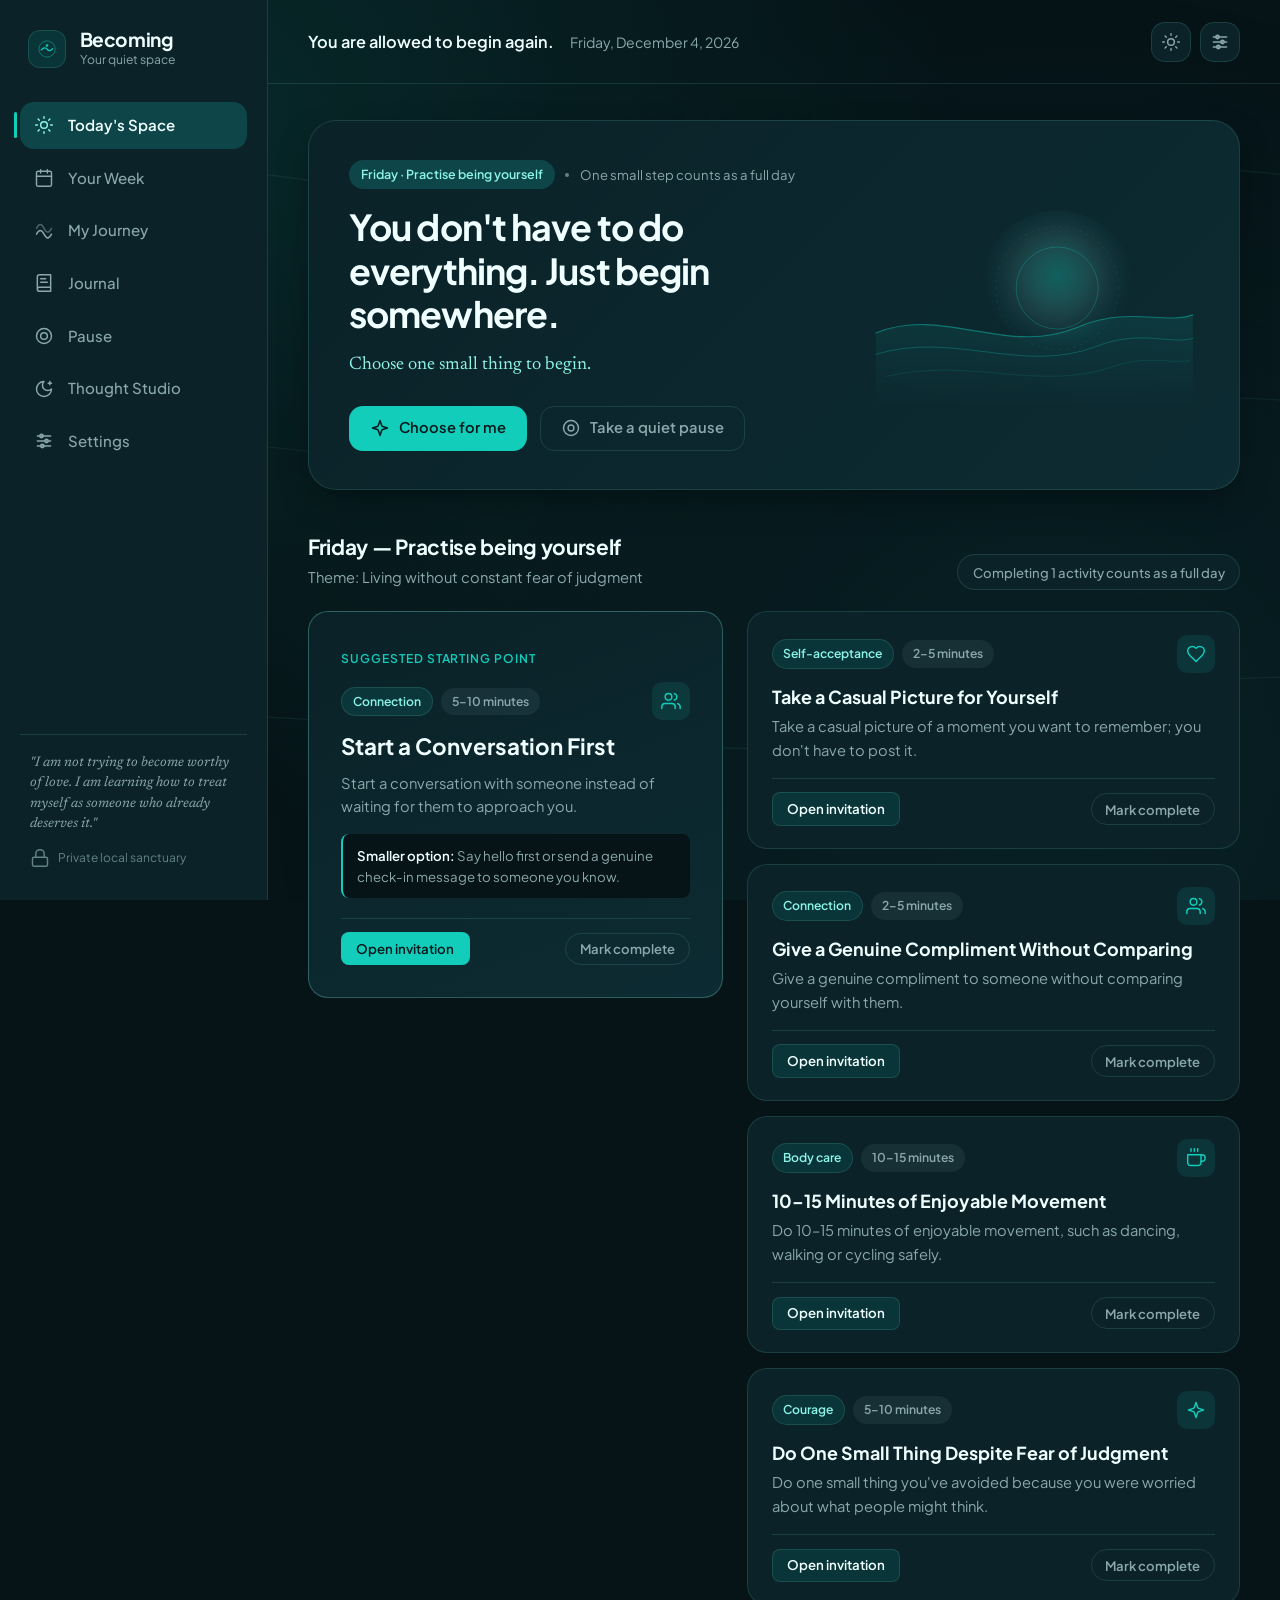
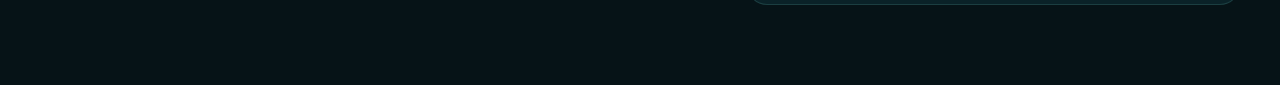
<file: index.html>
<!DOCTYPE html>
<html lang="en" data-theme="dark" data-reduced-motion="false">
<head>
  <meta charset="UTF-8" />
  <meta name="viewport" content="width=device-width, initial-scale=1.0" />
  <meta name="description" content="Becoming — Today's Space. A private, ADHD-friendly digital sanctuary." />
  <meta name="theme-color" content="#061317" id="meta-theme-color" />
  <title>Becoming — Today's Space</title>
  <link rel="icon" type="image/svg+xml" href="icon.svg" />
  <link rel="manifest" href="manifest.json" />
  <link rel="preconnect" href="https://fonts.googleapis.com" />
  <link rel="preconnect" href="https://fonts.gstatic.com" crossorigin />
  <link href="https://fonts.googleapis.com/css2?family=Newsreader:ital,opsz,wght@0,6..72,400;0,6..72,500;1,6..72,400&family=Plus+Jakarta+Sans:wght@400;500;600;700&display=swap" rel="stylesheet" />
  <script>
    (function () {
      try {
        var raw = localStorage.getItem('becoming_v1_prefs');
        var prefs = raw ? JSON.parse(raw) : {};
        var theme = prefs.theme || 'dark';
        if (theme === 'system') {
          theme = window.matchMedia('(prefers-color-scheme: light)').matches ? 'light' : 'dark';
        }
        document.documentElement.setAttribute('data-theme', theme);
        var sysMotion = window.matchMedia('(prefers-reduced-motion: reduce)').matches;
        var reduced = prefs.reducedMotion === true || sysMotion;
        document.documentElement.setAttribute('data-reduced-motion', reduced ? 'true' : 'false');
      } catch (e) {
        document.documentElement.setAttribute('data-theme', 'dark');
      }
    })();
  </script>
  <link rel="stylesheet" href="styles.css" />
</head>
<body data-page="today">
  <a href="#main-content" class="skip-link">Skip to main content</a>

  <div class="ambient-sanctuary" aria-hidden="true">
    <div class="ambient-glow ambient-glow--top"></div>
    <div class="ambient-glow ambient-glow--bottom"></div>
    <svg class="ambient-currents" viewBox="0 0 1440 900" preserveAspectRatio="xMidYMid slice" fill="none">
      <path class="current-line current-line--1" d="M-100 180 C 320 90, 680 310, 1080 190 C 1280 130, 1420 210, 1560 170" />
      <path class="current-line current-line--2" d="M-120 460 C 260 360, 740 580, 1140 430 C 1340 355, 1460 440, 1580 410" />
      <path class="current-line current-line--3" d="M-80 740 C 380 650, 820 830, 1220 700 C 1380 645, 1480 710, 1560 690" />
    </svg>
  </div>

  <div class="app-shell">
    <aside class="sanctuary-nav" aria-label="Primary Navigation">
      <div class="nav-brand">
        <a href="index.html" class="brand-link" aria-label="Becoming — Return to Today's Space">
          <span class="brand-mark" aria-hidden="true">
            <svg viewBox="0 0 32 32" fill="none">
              <circle cx="16" cy="16" r="13" stroke="currentColor" stroke-width="1.5" stroke-opacity="0.45" />
              <path d="M7 17.5C10.5 13.5 14.5 13.5 16.5 16.5C18.5 19.5 22 19.5 25 15.5" stroke="currentColor" stroke-width="2" stroke-linecap="round" />
              <circle cx="16" cy="10.5" r="2" fill="currentColor" />
            </svg>
          </span>
          <div class="brand-text">
            <span class="brand-name">Becoming</span>
            <span class="brand-tagline">Your quiet space</span>
          </div>
        </a>
      </div>

      <nav class="nav-menu" aria-label="Sections">
        <ul class="nav-list">
          <li>
            <a href="index.html" class="nav-item is-active" aria-current="page">
              <svg class="nav-icon" viewBox="0 0 24 24" fill="none" stroke="currentColor" stroke-width="1.75" stroke-linecap="round" stroke-linejoin="round" aria-hidden="true">
                <circle cx="12" cy="12" r="4"></circle>
                <path d="M12 2v2"></path><path d="M12 20v2"></path>
                <path d="m4.93 4.93 1.41 1.41"></path><path d="m17.66 17.66 1.41 1.41"></path>
                <path d="M2 12h2"></path><path d="M20 12h2"></path>
                <path d="m6.34 17.66-1.41 1.41"></path><path d="m19.07 4.93-1.41 1.41"></path>
              </svg>
              <span class="nav-label">Today's Space</span>
            </a>
          </li>
          <li>
            <a href="week.html" class="nav-item">
              <svg class="nav-icon" viewBox="0 0 24 24" fill="none" stroke="currentColor" stroke-width="1.75" stroke-linecap="round" stroke-linejoin="round" aria-hidden="true">
                <rect width="18" height="18" x="3" y="4" rx="2" ry="2"></rect>
                <line x1="16" x2="16" y1="2" y2="6"></line><line x1="8" x2="8" y1="2" y2="6"></line><line x1="3" x2="21" y1="10" y2="10"></line>
              </svg>
              <span class="nav-label">Your Week</span>
            </a>
          </li>
          <li>
            <a href="journey.html" class="nav-item">
              <svg class="nav-icon" viewBox="0 0 24 24" fill="none" stroke="currentColor" stroke-width="1.75" stroke-linecap="round" stroke-linejoin="round" aria-hidden="true">
                <path d="M3 17c3-6 6-6 9 0s6 6 9 0"></path>
                <path d="M3 10c3-6 6-6 9 0s6 6 9 0" opacity="0.5"></path>
              </svg>
              <span class="nav-label">My Journey</span>
            </a>
          </li>
          <li>
            <a href="journal.html" class="nav-item">
              <svg class="nav-icon" viewBox="0 0 24 24" fill="none" stroke="currentColor" stroke-width="1.75" stroke-linecap="round" stroke-linejoin="round" aria-hidden="true">
                <path d="M4 19.5v-15A2.5 2.5 0 0 1 6.5 2H20v20H6.5a2.5 2.5 0 0 1 0-5H20"></path>
                <path d="M8 7h6"></path><path d="M8 11h8"></path>
              </svg>
              <span class="nav-label">Journal</span>
            </a>
          </li>
          <li>
            <a href="pause.html" class="nav-item">
              <svg class="nav-icon" viewBox="0 0 24 24" fill="none" stroke="currentColor" stroke-width="1.75" stroke-linecap="round" stroke-linejoin="round" aria-hidden="true">
                <circle cx="12" cy="12" r="9"></circle><circle cx="12" cy="12" r="4"></circle>
              </svg>
              <span class="nav-label">Pause</span>
            </a>
          </li>
          <li>
            <a href="thoughts.html" class="nav-item">
              <svg class="nav-icon" viewBox="0 0 24 24" fill="none" stroke="currentColor" stroke-width="1.75" stroke-linecap="round" stroke-linejoin="round" aria-hidden="true">
                <path d="M12 3a6 6 0 0 0 9 9 9 9 0 1 1-9-9Z"></path>
                <path d="M19 3v4"></path><path d="M21 5h-4"></path>
              </svg>
              <span class="nav-label">Thought Studio</span>
            </a>
          </li>
          <li>
            <a href="settings.html" class="nav-item">
              <svg class="nav-icon" viewBox="0 0 24 24" fill="none" stroke="currentColor" stroke-width="1.75" stroke-linecap="round" stroke-linejoin="round" aria-hidden="true">
                <line x1="4" x2="20" y1="6" y2="6"></line><line x1="4" x2="20" y1="12" y2="12"></line><line x1="4" x2="20" y1="18" y2="18"></line>
                <circle cx="9" cy="6" r="2"></circle><circle cx="15" cy="12" r="2"></circle><circle cx="10" cy="18" r="2"></circle>
              </svg>
              <span class="nav-label">Settings</span>
            </a>
          </li>
        </ul>
      </nav>

      <div class="nav-footer">
        <p class="nav-philosophy">
          "I am not trying to become worthy of love. I am learning how to treat myself as someone who already deserves it."
        </p>
        <div class="nav-storage-pill">
          <svg class="icon-xs" viewBox="0 0 24 24" fill="none" stroke="currentColor" stroke-width="1.75" aria-hidden="true">
            <rect width="18" height="11" x="3" y="11" rx="2" ry="2"></rect>
            <path d="M7 11V7a5 5 0 0 1 10 0v4"></path>
          </svg>
          <span>Private local sanctuary</span>
        </div>
      </div>
    </aside>

    <div class="sanctuary-workspace">
      <header class="sanctuary-header">
        <div class="header-left">
          <span class="mobile-wordmark">Becoming</span>
          <p class="header-greeting" id="header-greeting">Make room for yourself.</p>
          <p class="header-date" id="header-date">Loading local date...</p>
        </div>
        <div class="header-controls">
          <button type="button" class="icon-btn" id="quick-theme-btn" aria-label="Switch color theme" title="Switch color theme">
            <svg class="theme-icon theme-icon--sun" viewBox="0 0 24 24" fill="none" stroke="currentColor" stroke-width="1.75" stroke-linecap="round" stroke-linejoin="round" aria-hidden="true">
              <circle cx="12" cy="12" r="4"></circle>
              <path d="M12 2v2"></path><path d="M12 20v2"></path>
              <path d="m4.93 4.93 1.41 1.41"></path><path d="m17.66 17.66 1.41 1.41"></path>
              <path d="M2 12h2"></path><path d="M20 12h2"></path>
              <path d="m6.34 17.66-1.41 1.41"></path><path d="m19.07 4.93-1.41 1.41"></path>
            </svg>
            <svg class="theme-icon theme-icon--moon" viewBox="0 0 24 24" fill="none" stroke="currentColor" stroke-width="1.75" stroke-linecap="round" stroke-linejoin="round" aria-hidden="true">
              <path d="M12 3a6 6 0 0 0 9 9 9 9 0 1 1-9-9Z"></path>
            </svg>
          </button>
          <a href="settings.html" class="icon-btn" aria-label="Open Settings" title="Settings">
            <svg viewBox="0 0 24 24" fill="none" stroke="currentColor" stroke-width="1.75" stroke-linecap="round" stroke-linejoin="round" aria-hidden="true">
              <line x1="4" x2="20" y1="6" y2="6"></line><line x1="4" x2="20" y1="12" y2="12"></line><line x1="4" x2="20" y1="18" y2="18"></line>
              <circle cx="9" cy="6" r="2"></circle><circle cx="15" cy="12" r="2"></circle><circle cx="10" cy="18" r="2"></circle>
            </svg>
          </a>
        </div>
      </header>

      <main id="main-content" class="sanctuary-main">
        <section id="view-today" class="app-view is-active" aria-labelledby="today-hero-heading">
          <div class="today-hero">
            <div class="today-hero__content">
              <div class="hero-eyebrow">
                <span class="theme-pill" id="today-theme-pill">Today's Space</span>
                <span class="hero-divider" aria-hidden="true"></span>
                <span class="hero-rule-note">One small step counts as a full day</span>
              </div>
              <h1 id="today-hero-heading" class="today-hero__title">
                You don't have to do everything. Just begin somewhere.
              </h1>
              <p class="today-hero__status" id="today-status-text" aria-live="polite">
                Choose one small thing to begin.
              </p>
              <div class="today-hero__actions">
                <button type="button" class="btn btn--primary" id="choose-for-me-btn">
                  <svg class="btn-icon" viewBox="0 0 24 24" fill="none" stroke="currentColor" stroke-width="1.8" stroke-linecap="round" stroke-linejoin="round" aria-hidden="true">
                    <path d="m12 3-1.9 5.8a2 2 0 0 1-1.3 1.3L3 12l5.8 1.9a2 2 0 0 1 1.3 1.3L12 21l1.9-5.8a2 2 0 0 1 1.3-1.3L21 12l-5.8-1.9a2 2 0 0 1-1.3-1.3L12 3Z"></path>
                  </svg>
                  <span>Choose for me</span>
                </button>
                <a href="pause.html" class="btn btn--ghost" style="text-decoration:none;">
                  <svg class="btn-icon" viewBox="0 0 24 24" fill="none" stroke="currentColor" stroke-width="1.75" stroke-linecap="round" stroke-linejoin="round" aria-hidden="true">
                    <circle cx="12" cy="12" r="9"></circle><circle cx="12" cy="12" r="3.5"></circle>
                  </svg>
                  <span>Take a quiet pause</span>
                </a>
              </div>
            </div>

            <div class="today-hero__art" aria-hidden="true">
              <svg class="sanctuary-horizon-svg" viewBox="0 0 420 280" fill="none">
                <defs>
                  <linearGradient id="oceanDepthGrad" x1="210" y1="10" x2="210" y2="270" gradientUnits="userSpaceOnUse">
                    <stop offset="0%" stop-color="currentColor" stop-opacity="0.22" />
                    <stop offset="100%" stop-color="currentColor" stop-opacity="0.0" />
                  </linearGradient>
                  <radialGradient id="sanctuaryOrb" cx="50%" cy="42%" r="48%">
                    <stop offset="0%" stop-color="var(--accent-primary)" stop-opacity="0.34" />
                    <stop offset="65%" stop-color="var(--accent-soft)" stop-opacity="0.08" />
                    <stop offset="100%" stop-color="var(--accent-primary)" stop-opacity="0" />
                  </radialGradient>
                </defs>
                <circle cx="240" cy="118" r="98" fill="url(#sanctuaryOrb)" />
                <circle cx="240" cy="118" r="52" stroke="currentColor" stroke-opacity="0.28" stroke-width="1.2" />
                <circle cx="240" cy="118" r="78" stroke="currentColor" stroke-opacity="0.14" stroke-width="1" stroke-dasharray="3 6" />
                <path d="M10 175 C 95 140, 175 205, 265 168 C 330 140, 375 165, 412 152" stroke="currentColor" stroke-opacity="0.45" stroke-width="1.5" stroke-linecap="round" />
                <path d="M10 202 C 110 172, 195 228, 290 192 C 345 170, 382 190, 412 182" stroke="currentColor" stroke-opacity="0.28" stroke-width="1.25" stroke-linecap="round" />
                <path d="M24 230 C 128 205, 215 250, 310 218 C 355 202, 388 215, 408 210" stroke="currentColor" stroke-opacity="0.16" stroke-width="1" stroke-linecap="round" />
                <path d="M10 175 C 95 140, 175 205, 265 168 C 330 140, 375 165, 412 152 L 412 270 L 10 270 Z" fill="url(#oceanDepthGrad)" />
              </svg>
            </div>
          </div>

          <div class="today-schedule">
            <div class="section-bar">
              <div>
                <h2 class="section-title" id="today-day-heading">Today's Invitations</h2>
                <p class="section-subtitle" id="today-theme-desc">Five gentle possibilities. Completing even one is enough.</p>
              </div>
              <div class="section-bar__meta">
                <span class="participation-badge" id="today-participation-badge">No pressure to complete all five</span>
              </div>
            </div>

            <div id="today-hidden-banner" class="subtle-banner" hidden>
              <span id="today-hidden-banner-text">Some activities for today are currently hidden by your preferences.</span>
              <button type="button" class="text-link-btn" id="today-restore-hidden-btn">Restore hidden activities</button>
            </div>

            <div id="today-activities-layout" class="today-activities-layout" aria-live="polite"></div>
          </div>
        </section>
      </main>
    </div>
  </div>

  <!-- Activity Detail Modal -->
  <div id="activity-modal-backdrop" class="modal-backdrop" hidden>
    <div id="activity-modal" class="sanctuary-modal activity-modal" role="dialog" aria-modal="true" aria-labelledby="modal-activity-title">
      <div class="modal-top-bar">
        <div class="modal-badges">
          <span class="category-tag" id="modal-activity-category">Category</span>
          <span class="duration-tag" id="modal-activity-duration">5 minutes</span>
          <span class="status-tag" id="modal-activity-status-pill" hidden>Completed</span>
        </div>
        <button type="button" class="icon-btn icon-btn--sm" id="modal-close-btn" aria-label="Close activity without completing">
          <svg viewBox="0 0 24 24" fill="none" stroke="currentColor" stroke-width="2" aria-hidden="true">
            <line x1="18" x2="6" y1="6" y2="18"></line><line x1="6" x2="18" y1="6" y2="18"></line>
          </svg>
        </button>
      </div>
      <div class="modal-body">
        <h2 id="modal-activity-title" class="modal-title">Activity Title</h2>
        <p id="modal-activity-purpose" class="modal-purpose"></p>
        <div class="approach-selector" role="group" aria-label="Choose your pace">
          <button type="button" class="approach-tab is-active" id="modal-standard-tab">Full invitation</button>
          <button type="button" class="approach-tab" id="modal-smaller-tab">Smaller version (low energy)</button>
        </div>
        <div id="modal-instructions-box" class="instructions-card">
          <p id="modal-activity-instructions" class="instructions-text"></p>
        </div>
        <div id="modal-smaller-box" class="instructions-card instructions-card--smaller" hidden>
          <span class="smaller-badge">1-Minute / Low-Friction Alternative</span>
          <p id="modal-activity-smaller" class="instructions-text"></p>
        </div>
        <div class="modal-timer-box" id="modal-timer-section">
          <div class="modal-timer-header">
            <span class="timer-label">Optional Companion Timer</span>
            <div class="timer-preset-chips">
              <button type="button" class="mini-chip" data-modal-timer-set="60">1m</button>
              <button type="button" class="mini-chip" data-modal-timer-set="180">3m</button>
              <button type="button" class="mini-chip" data-modal-timer-set="300">5m</button>
              <button type="button" class="mini-chip" data-modal-timer-set="600">10m</button>
            </div>
          </div>
          <div class="modal-timer-main">
            <span class="modal-timer-readout" id="modal-timer-display">05:00</span>
            <div class="modal-timer-btns">
              <button type="button" class="btn btn--subtle btn--sm" id="modal-timer-toggle-btn">Start timer</button>
              <button type="button" class="btn btn--ghost btn--sm" id="modal-timer-reset-btn">Reset</button>
            </div>
          </div>
        </div>
        <div id="modal-voice-workspace" class="special-workspace" hidden>
          <h3 class="workspace-heading">Private Voice Note (In-Memory)</h3>
          <p class="workspace-note">Record a brief voice note privately in your browser. You do not have to listen to it afterward.</p>
          <div class="voice-controls">
            <button type="button" class="btn btn--subtle btn--sm" id="voice-record-btn">Start recording</button>
            <button type="button" class="btn btn--subtle btn--sm" id="voice-stop-btn" hidden>Stop recording</button>
            <span class="voice-status" id="voice-status-text">Ready</span>
          </div>
          <audio id="voice-audio-player" class="voice-player" controls hidden></audio>
        </div>
        <div id="modal-memory-workspace" class="special-workspace" hidden>
          <h3 class="workspace-heading">Preserve an Ordinary Moment</h3>
          <p class="workspace-note">Describe the moment below, or attach a lightweight private photo to keep locally.</p>
          <label class="file-upload-btn btn btn--subtle btn--sm">
            <span>Attach optional photo</span>
            <input type="file" id="memory-photo-input" accept="image/*" hidden />
          </label>
          <div id="memory-photo-preview-wrap" class="memory-preview-wrap" hidden>
            <img id="memory-photo-preview" alt="Attached memory preview" class="memory-preview-img" />
            <button type="button" class="text-link-btn" id="memory-photo-remove-btn">Remove photo</button>
          </div>
        </div>
        <div class="modal-reflection-box">
          <label for="modal-reflection-input" class="reflection-label" id="modal-reflection-prompt">Optional reflection</label>
          <textarea id="modal-reflection-input" class="sanctuary-textarea" rows="3" placeholder="Optional: Jot down a thought, or leave this blank..."></textarea>
        </div>
      </div>
      <div class="modal-footer">
        <div class="modal-footer-left">
          <button type="button" class="text-link-btn" id="modal-swap-btn">Swap for another activity</button>
          <span aria-hidden="true">·</span>
          <button type="button" class="text-link-btn" id="modal-hide-btn">Hide activity</button>
        </div>
        <div class="modal-footer-right">
          <button type="button" class="btn btn--ghost" id="modal-cancel-btn">Leave for now</button>
          <button type="button" class="btn btn--primary" id="modal-complete-btn">Mark as Complete</button>
        </div>
      </div>
    </div>
  </div>

  <!-- Swap Activity Modal -->
  <div id="swap-modal-backdrop" class="modal-backdrop" hidden>
    <div id="swap-modal" class="sanctuary-modal swap-modal" role="dialog" aria-modal="true" aria-labelledby="swap-modal-title">
      <div class="modal-top-bar">
        <h2 id="swap-modal-title" class="modal-title">Choose an Alternative Activity</h2>
        <button type="button" class="icon-btn icon-btn--sm" id="swap-modal-close-btn" aria-label="Close swap dialog">
          <svg viewBox="0 0 24 24" fill="none" stroke="currentColor" stroke-width="2" aria-hidden="true">
            <line x1="18" x2="6" y1="6" y2="18"></line><line x1="6" x2="18" y1="6" y2="18"></line>
          </svg>
        </button>
      </div>
      <p class="modal-purpose">Select any activity below to replace this slot for the selected day.</p>
      <div id="swap-options-list" class="swap-options-list"></div>
    </div>
  </div>

  <!-- Confirm Modal & Toast -->
  <div id="confirm-modal-backdrop" class="modal-backdrop" hidden>
    <div id="confirm-modal" class="sanctuary-modal confirm-modal" role="alertdialog" aria-modal="true" aria-labelledby="confirm-modal-title" aria-describedby="confirm-modal-desc">
      <h2 id="confirm-modal-title" class="modal-title">Confirm Action</h2>
      <p id="confirm-modal-desc" class="modal-purpose"></p>
      <div class="confirm-modal-actions">
        <button type="button" class="btn btn--ghost" id="confirm-cancel-btn">Cancel</button>
        <button type="button" class="btn btn--danger" id="confirm-accept-btn">Confirm</button>
      </div>
    </div>
  </div>
  <div id="sanctuary-toast" class="sanctuary-toast" role="status" aria-live="polite" hidden></div>

  <script src="script.js"></script>
</body>
</html>
</file>
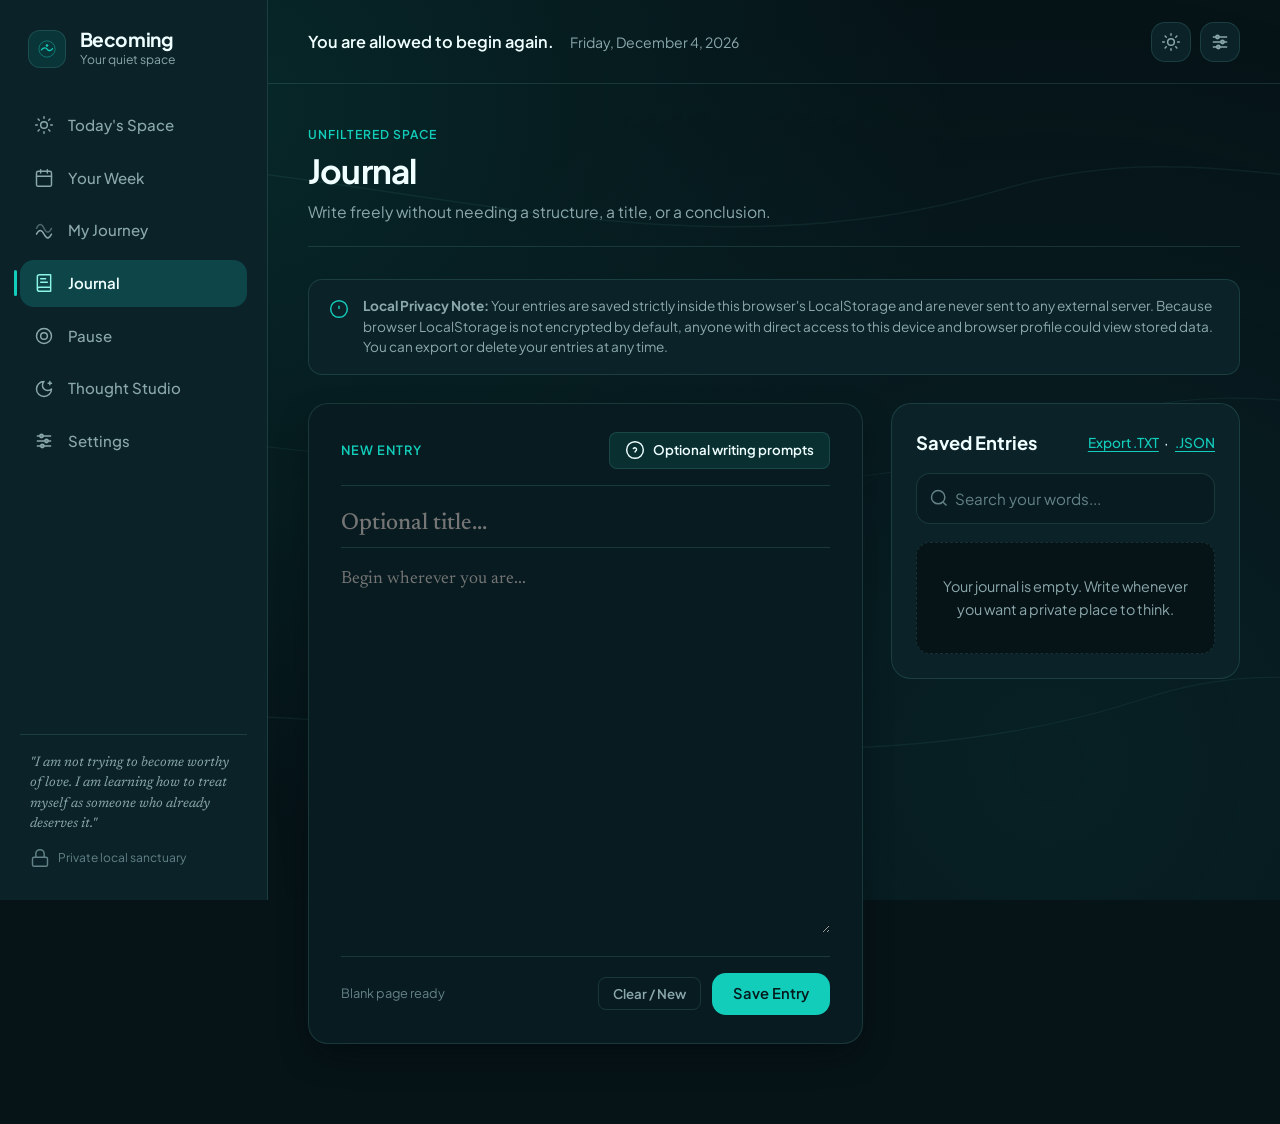
<file: journal.html>
<!DOCTYPE html>
<html lang="en" data-theme="dark" data-reduced-motion="false">
<head>
  <meta charset="UTF-8" />
  <meta name="viewport" content="width=device-width, initial-scale=1.0" />
  <meta name="description" content="Becoming — Private Journal. Write freely in your local browser space." />
  <meta name="theme-color" content="#061317" id="meta-theme-color" />
  <title>Becoming — Journal</title>
  <link rel="icon" type="image/svg+xml" href="icon.svg" />
  <link rel="manifest" href="manifest.json" />
  <link rel="preconnect" href="https://fonts.googleapis.com" />
  <link rel="preconnect" href="https://fonts.gstatic.com" crossorigin />
  <link href="https://fonts.googleapis.com/css2?family=Newsreader:ital,opsz,wght@0,6..72,400;0,6..72,500;1,6..72,400&family=Plus+Jakarta+Sans:wght@400;500;600;700&display=swap" rel="stylesheet" />
  <script>
    (function () {
      try {
        var raw = localStorage.getItem('becoming_v1_prefs');
        var prefs = raw ? JSON.parse(raw) : {};
        var theme = prefs.theme || 'dark';
        if (theme === 'system') {
          theme = window.matchMedia('(prefers-color-scheme: light)').matches ? 'light' : 'dark';
        }
        document.documentElement.setAttribute('data-theme', theme);
        var sysMotion = window.matchMedia('(prefers-reduced-motion: reduce)').matches;
        var reduced = prefs.reducedMotion === true || sysMotion;
        document.documentElement.setAttribute('data-reduced-motion', reduced ? 'true' : 'false');
      } catch (e) {
        document.documentElement.setAttribute('data-theme', 'dark');
      }
    })();
  </script>
  <link rel="stylesheet" href="styles.css" />
</head>
<body data-page="journal">
  <a href="#main-content" class="skip-link">Skip to main content</a>

  <div class="ambient-sanctuary" aria-hidden="true">
    <div class="ambient-glow ambient-glow--top"></div>
    <div class="ambient-glow ambient-glow--bottom"></div>
    <svg class="ambient-currents" viewBox="0 0 1440 900" preserveAspectRatio="xMidYMid slice" fill="none">
      <path class="current-line current-line--1" d="M-100 180 C 320 90, 680 310, 1080 190 C 1280 130, 1420 210, 1560 170" />
      <path class="current-line current-line--2" d="M-120 460 C 260 360, 740 580, 1140 430 C 1340 355, 1460 440, 1580 410" />
      <path class="current-line current-line--3" d="M-80 740 C 380 650, 820 830, 1220 700 C 1380 645, 1480 710, 1560 690" />
    </svg>
  </div>

  <div class="app-shell">
    <aside class="sanctuary-nav" aria-label="Primary Navigation">
      <div class="nav-brand">
        <a href="index.html" class="brand-link" aria-label="Becoming — Return to Today's Space">
          <span class="brand-mark" aria-hidden="true">
            <svg viewBox="0 0 32 32" fill="none">
              <circle cx="16" cy="16" r="13" stroke="currentColor" stroke-width="1.5" stroke-opacity="0.45" />
              <path d="M7 17.5C10.5 13.5 14.5 13.5 16.5 16.5C18.5 19.5 22 19.5 25 15.5" stroke="currentColor" stroke-width="2" stroke-linecap="round" />
              <circle cx="16" cy="10.5" r="2" fill="currentColor" />
            </svg>
          </span>
          <div class="brand-text">
            <span class="brand-name">Becoming</span>
            <span class="brand-tagline">Your quiet space</span>
          </div>
        </a>
      </div>

      <nav class="nav-menu" aria-label="Sections">
        <ul class="nav-list">
          <li>
            <a href="index.html" class="nav-item">
              <svg class="nav-icon" viewBox="0 0 24 24" fill="none" stroke="currentColor" stroke-width="1.75" stroke-linecap="round" stroke-linejoin="round" aria-hidden="true">
                <circle cx="12" cy="12" r="4"></circle>
                <path d="M12 2v2"></path><path d="M12 20v2"></path>
                <path d="m4.93 4.93 1.41 1.41"></path><path d="m17.66 17.66 1.41 1.41"></path>
                <path d="M2 12h2"></path><path d="M20 12h2"></path>
                <path d="m6.34 17.66-1.41 1.41"></path><path d="m19.07 4.93-1.41 1.41"></path>
              </svg>
              <span class="nav-label">Today's Space</span>
            </a>
          </li>
          <li>
            <a href="week.html" class="nav-item">
              <svg class="nav-icon" viewBox="0 0 24 24" fill="none" stroke="currentColor" stroke-width="1.75" stroke-linecap="round" stroke-linejoin="round" aria-hidden="true">
                <rect width="18" height="18" x="3" y="4" rx="2" ry="2"></rect>
                <line x1="16" x2="16" y1="2" y2="6"></line><line x1="8" x2="8" y1="2" y2="6"></line><line x1="3" x2="21" y1="10" y2="10"></line>
              </svg>
              <span class="nav-label">Your Week</span>
            </a>
          </li>
          <li>
            <a href="journey.html" class="nav-item">
              <svg class="nav-icon" viewBox="0 0 24 24" fill="none" stroke="currentColor" stroke-width="1.75" stroke-linecap="round" stroke-linejoin="round" aria-hidden="true">
                <path d="M3 17c3-6 6-6 9 0s6 6 9 0"></path><path d="M3 10c3-6 6-6 9 0s6 6 9 0" opacity="0.5"></path>
              </svg>
              <span class="nav-label">My Journey</span>
            </a>
          </li>
          <li>
            <a href="journal.html" class="nav-item is-active" aria-current="page">
              <svg class="nav-icon" viewBox="0 0 24 24" fill="none" stroke="currentColor" stroke-width="1.75" stroke-linecap="round" stroke-linejoin="round" aria-hidden="true">
                <path d="M4 19.5v-15A2.5 2.5 0 0 1 6.5 2H20v20H6.5a2.5 2.5 0 0 1 0-5H20"></path>
                <path d="M8 7h6"></path><path d="M8 11h8"></path>
              </svg>
              <span class="nav-label">Journal</span>
            </a>
          </li>
          <li>
            <a href="pause.html" class="nav-item">
              <svg class="nav-icon" viewBox="0 0 24 24" fill="none" stroke="currentColor" stroke-width="1.75" stroke-linecap="round" stroke-linejoin="round" aria-hidden="true">
                <circle cx="12" cy="12" r="9"></circle><circle cx="12" cy="12" r="4"></circle>
              </svg>
              <span class="nav-label">Pause</span>
            </a>
          </li>
          <li>
            <a href="thoughts.html" class="nav-item">
              <svg class="nav-icon" viewBox="0 0 24 24" fill="none" stroke="currentColor" stroke-width="1.75" stroke-linecap="round" stroke-linejoin="round" aria-hidden="true">
                <path d="M12 3a6 6 0 0 0 9 9 9 9 0 1 1-9-9Z"></path><path d="M19 3v4"></path><path d="M21 5h-4"></path>
              </svg>
              <span class="nav-label">Thought Studio</span>
            </a>
          </li>
          <li>
            <a href="settings.html" class="nav-item">
              <svg class="nav-icon" viewBox="0 0 24 24" fill="none" stroke="currentColor" stroke-width="1.75" stroke-linecap="round" stroke-linejoin="round" aria-hidden="true">
                <line x1="4" x2="20" y1="6" y2="6"></line><line x1="4" x2="20" y1="12" y2="12"></line><line x1="4" x2="20" y1="18" y2="18"></line>
                <circle cx="9" cy="6" r="2"></circle><circle cx="15" cy="12" r="2"></circle><circle cx="10" cy="18" r="2"></circle>
              </svg>
              <span class="nav-label">Settings</span>
            </a>
          </li>
        </ul>
      </nav>

      <div class="nav-footer">
        <p class="nav-philosophy">
          "I am not trying to become worthy of love. I am learning how to treat myself as someone who already deserves it."
        </p>
        <div class="nav-storage-pill">
          <svg class="icon-xs" viewBox="0 0 24 24" fill="none" stroke="currentColor" stroke-width="1.75" aria-hidden="true">
            <rect width="18" height="11" x="3" y="11" rx="2" ry="2"></rect><path d="M7 11V7a5 5 0 0 1 10 0v4"></path>
          </svg>
          <span>Private local sanctuary</span>
        </div>
      </div>
    </aside>

    <div class="sanctuary-workspace">
      <header class="sanctuary-header">
        <div class="header-left">
          <span class="mobile-wordmark">Becoming</span>
          <p class="header-greeting" id="header-greeting">Make room for yourself.</p>
          <p class="header-date" id="header-date">Loading local date...</p>
        </div>
        <div class="header-controls">
          <button type="button" class="icon-btn" id="quick-theme-btn" aria-label="Switch color theme" title="Switch color theme">
            <svg class="theme-icon theme-icon--sun" viewBox="0 0 24 24" fill="none" stroke="currentColor" stroke-width="1.75" stroke-linecap="round" stroke-linejoin="round" aria-hidden="true">
              <circle cx="12" cy="12" r="4"></circle>
              <path d="M12 2v2"></path><path d="M12 20v2"></path>
              <path d="m4.93 4.93 1.41 1.41"></path><path d="m17.66 17.66 1.41 1.41"></path>
              <path d="M2 12h2"></path><path d="M20 12h2"></path>
              <path d="m6.34 17.66-1.41 1.41"></path><path d="m19.07 4.93-1.41 1.41"></path>
            </svg>
            <svg class="theme-icon theme-icon--moon" viewBox="0 0 24 24" fill="none" stroke="currentColor" stroke-width="1.75" stroke-linecap="round" stroke-linejoin="round" aria-hidden="true">
              <path d="M12 3a6 6 0 0 0 9 9 9 9 0 1 1-9-9Z"></path>
            </svg>
          </button>
          <a href="settings.html" class="icon-btn" aria-label="Open Settings" title="Settings">
            <svg viewBox="0 0 24 24" fill="none" stroke="currentColor" stroke-width="1.75" stroke-linecap="round" stroke-linejoin="round" aria-hidden="true">
              <line x1="4" x2="20" y1="6" y2="6"></line><line x1="4" x2="20" y1="12" y2="12"></line><line x1="4" x2="20" y1="18" y2="18"></line>
              <circle cx="9" cy="6" r="2"></circle><circle cx="15" cy="12" r="2"></circle><circle cx="10" cy="18" r="2"></circle>
            </svg>
          </a>
        </div>
      </header>

      <main id="main-content" class="sanctuary-main">
        <section id="view-journal" class="app-view is-active" aria-labelledby="journal-heading">
          <div class="view-intro">
            <div class="view-intro__text">
              <span class="eyebrow-label">Unfiltered Space</span>
              <h1 id="journal-heading" class="view-title">Journal</h1>
              <p class="view-description">Write freely without needing a structure, a title, or a conclusion.</p>
            </div>
          </div>

          <div class="privacy-notice" role="note">
            <svg class="privacy-notice__icon" viewBox="0 0 24 24" fill="none" stroke="currentColor" stroke-width="1.75" aria-hidden="true">
              <circle cx="12" cy="12" r="10"></circle><line x1="12" x2="12" y1="8" y2="12"></line><line x1="12" x2="12.01" y1="16" y2="16"></line>
            </svg>
            <p class="privacy-notice__text">
              <strong>Local Privacy Note:</strong> Your entries are saved strictly inside this browser's LocalStorage and are never sent to any external server. Because browser LocalStorage is not encrypted by default, anyone with direct access to this device and browser profile could view stored data. You can export or delete your entries at any time.
            </p>
          </div>

          <div class="journal-workspace">
            <div class="journal-editor-surface">
              <div class="journal-editor-toolbar">
                <span class="editor-status-label" id="journal-editor-mode">New Entry</span>
                <button type="button" class="btn btn--subtle btn--sm" id="journal-prompts-toggle" aria-expanded="false">
                  <svg class="icon-xs" viewBox="0 0 24 24" fill="none" stroke="currentColor" stroke-width="1.75" aria-hidden="true">
                    <path d="M9.9 10.9a2 2 0 1 1 3.8 1.2c-.5 1-1.7 1.4-1.7 2.9"></path><circle cx="12" cy="12" r="10"></circle><path d="M12 18h.01"></path>
                  </svg>
                  <span>Optional writing prompts</span>
                </button>
              </div>

              <div id="journal-prompts-drawer" class="journal-prompts-drawer" hidden>
                <p class="prompts-drawer-note">Select a question if you want a starting point, or ignore them completely:</p>
                <div class="prompts-chips-list" id="journal-prompts-list"></div>
              </div>

              <div class="journal-form">
                <input type="hidden" id="journal-editing-id" value="" />
                <label for="journal-title-input" class="sr-only">Optional Entry Title</label>
                <input type="text" id="journal-title-input" class="journal-title-field" placeholder="Optional title..." autocomplete="off" />

                <label for="journal-content-input" class="sr-only">Journal Entry Content</label>
                <textarea id="journal-content-input" class="journal-content-field" rows="12" placeholder="Begin wherever you are..."></textarea>

                <div class="journal-editor-footer">
                  <span class="journal-meta-info" id="journal-editor-meta">Blank page ready</span>
                  <div class="journal-editor-actions">
                    <button type="button" class="btn btn--ghost btn--sm" id="journal-clear-btn">Clear / New</button>
                    <button type="button" class="btn btn--primary" id="journal-save-btn">Save Entry</button>
                  </div>
                </div>
              </div>
            </div>

            <aside class="journal-archive-rail" aria-label="Saved journal entries">
              <div class="archive-rail-header">
                <h2 class="panel-title">Saved Entries</h2>
                <div class="archive-export-btns">
                  <button type="button" class="text-link-btn" id="journal-export-txt-btn">Export .TXT</button>
                  <span aria-hidden="true">·</span>
                  <button type="button" class="text-link-btn" id="journal-export-json-btn">.JSON</button>
                </div>
              </div>

              <div class="search-field-wrap">
                <svg class="search-icon" viewBox="0 0 24 24" fill="none" stroke="currentColor" stroke-width="1.75" aria-hidden="true">
                  <circle cx="11" cy="11" r="8"></circle><path d="m21 21-4.3-4.3"></path>
                </svg>
                <label for="journal-search-input" class="sr-only">Search journal entries</label>
                <input type="search" id="journal-search-input" class="sanctuary-input search-input" placeholder="Search your words..." />
              </div>

              <div id="journal-entries-list" class="journal-entries-list"></div>
            </aside>
          </div>
        </section>
      </main>
    </div>
  </div>

  <div id="confirm-modal-backdrop" class="modal-backdrop" hidden>
    <div id="confirm-modal" class="sanctuary-modal confirm-modal" role="alertdialog" aria-modal="true" aria-labelledby="confirm-modal-title" aria-describedby="confirm-modal-desc">
      <h2 id="confirm-modal-title" class="modal-title">Confirm Action</h2>
      <p id="confirm-modal-desc" class="modal-purpose"></p>
      <div class="confirm-modal-actions">
        <button type="button" class="btn btn--ghost" id="confirm-cancel-btn">Cancel</button>
        <button type="button" class="btn btn--danger" id="confirm-accept-btn">Confirm</button>
      </div>
    </div>
  </div>
  <div id="sanctuary-toast" class="sanctuary-toast" role="status" aria-live="polite" hidden></div>

  <script src="script.js"></script>
</body>
</html>
</file>
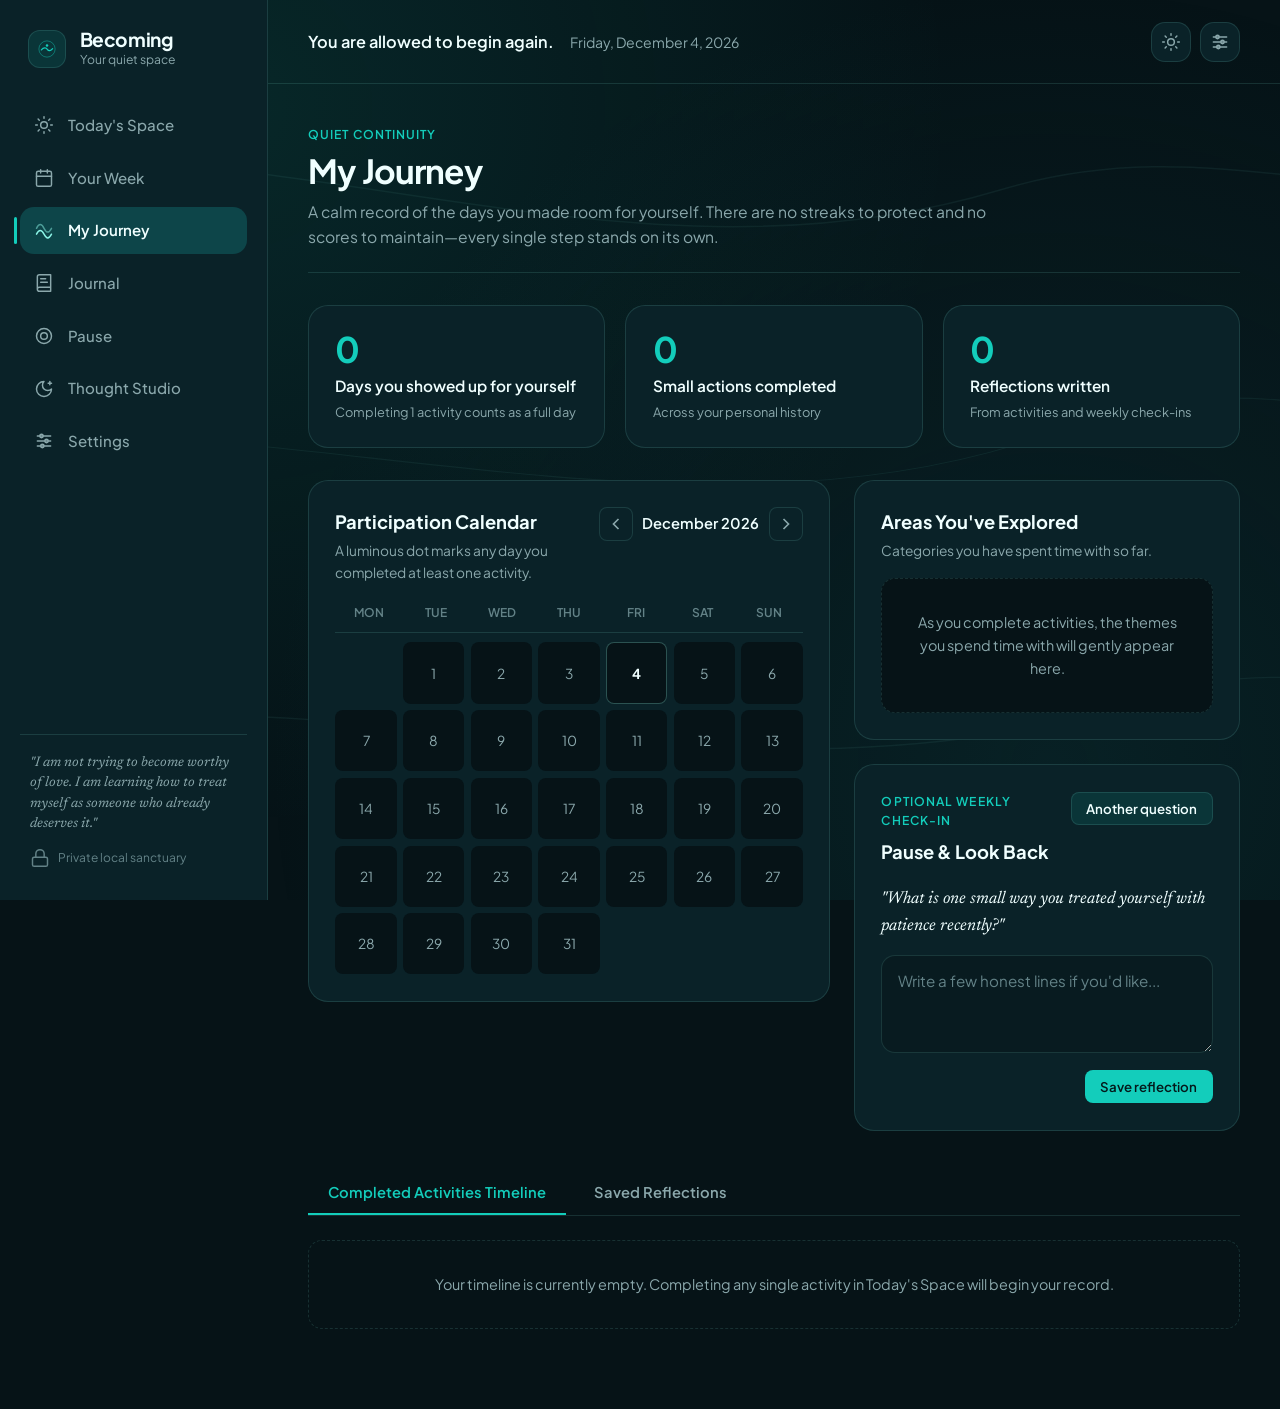
<file: journey.html>
<!DOCTYPE html>
<html lang="en" data-theme="dark" data-reduced-motion="false">
<head>
  <meta charset="UTF-8" />
  <meta name="viewport" content="width=device-width, initial-scale=1.0" />
  <meta name="description" content="Becoming — My Journey. Personal participation history without streaks or pressure." />
  <meta name="theme-color" content="#061317" id="meta-theme-color" />
  <title>Becoming — My Journey</title>
  <link rel="icon" type="image/svg+xml" href="icon.svg" />
  <link rel="manifest" href="manifest.json" />
  <link rel="preconnect" href="https://fonts.googleapis.com" />
  <link rel="preconnect" href="https://fonts.gstatic.com" crossorigin />
  <link href="https://fonts.googleapis.com/css2?family=Newsreader:ital,opsz,wght@0,6..72,400;0,6..72,500;1,6..72,400&family=Plus+Jakarta+Sans:wght@400;500;600;700&display=swap" rel="stylesheet" />
  <script>
    (function () {
      try {
        var raw = localStorage.getItem('becoming_v1_prefs');
        var prefs = raw ? JSON.parse(raw) : {};
        var theme = prefs.theme || 'dark';
        if (theme === 'system') {
          theme = window.matchMedia('(prefers-color-scheme: light)').matches ? 'light' : 'dark';
        }
        document.documentElement.setAttribute('data-theme', theme);
        var sysMotion = window.matchMedia('(prefers-reduced-motion: reduce)').matches;
        var reduced = prefs.reducedMotion === true || sysMotion;
        document.documentElement.setAttribute('data-reduced-motion', reduced ? 'true' : 'false');
      } catch (e) {
        document.documentElement.setAttribute('data-theme', 'dark');
      }
    })();
  </script>
  <link rel="stylesheet" href="styles.css" />
</head>
<body data-page="journey">
  <a href="#main-content" class="skip-link">Skip to main content</a>

  <div class="ambient-sanctuary" aria-hidden="true">
    <div class="ambient-glow ambient-glow--top"></div>
    <div class="ambient-glow ambient-glow--bottom"></div>
    <svg class="ambient-currents" viewBox="0 0 1440 900" preserveAspectRatio="xMidYMid slice" fill="none">
      <path class="current-line current-line--1" d="M-100 180 C 320 90, 680 310, 1080 190 C 1280 130, 1420 210, 1560 170" />
      <path class="current-line current-line--2" d="M-120 460 C 260 360, 740 580, 1140 430 C 1340 355, 1460 440, 1580 410" />
      <path class="current-line current-line--3" d="M-80 740 C 380 650, 820 830, 1220 700 C 1380 645, 1480 710, 1560 690" />
    </svg>
  </div>

  <div class="app-shell">
    <aside class="sanctuary-nav" aria-label="Primary Navigation">
      <div class="nav-brand">
        <a href="index.html" class="brand-link" aria-label="Becoming — Return to Today's Space">
          <span class="brand-mark" aria-hidden="true">
            <svg viewBox="0 0 32 32" fill="none">
              <circle cx="16" cy="16" r="13" stroke="currentColor" stroke-width="1.5" stroke-opacity="0.45" />
              <path d="M7 17.5C10.5 13.5 14.5 13.5 16.5 16.5C18.5 19.5 22 19.5 25 15.5" stroke="currentColor" stroke-width="2" stroke-linecap="round" />
              <circle cx="16" cy="10.5" r="2" fill="currentColor" />
            </svg>
          </span>
          <div class="brand-text">
            <span class="brand-name">Becoming</span>
            <span class="brand-tagline">Your quiet space</span>
          </div>
        </a>
      </div>

      <nav class="nav-menu" aria-label="Sections">
        <ul class="nav-list">
          <li>
            <a href="index.html" class="nav-item">
              <svg class="nav-icon" viewBox="0 0 24 24" fill="none" stroke="currentColor" stroke-width="1.75" stroke-linecap="round" stroke-linejoin="round" aria-hidden="true">
                <circle cx="12" cy="12" r="4"></circle>
                <path d="M12 2v2"></path><path d="M12 20v2"></path>
                <path d="m4.93 4.93 1.41 1.41"></path><path d="m17.66 17.66 1.41 1.41"></path>
                <path d="M2 12h2"></path><path d="M20 12h2"></path>
                <path d="m6.34 17.66-1.41 1.41"></path><path d="m19.07 4.93-1.41 1.41"></path>
              </svg>
              <span class="nav-label">Today's Space</span>
            </a>
          </li>
          <li>
            <a href="week.html" class="nav-item">
              <svg class="nav-icon" viewBox="0 0 24 24" fill="none" stroke="currentColor" stroke-width="1.75" stroke-linecap="round" stroke-linejoin="round" aria-hidden="true">
                <rect width="18" height="18" x="3" y="4" rx="2" ry="2"></rect>
                <line x1="16" x2="16" y1="2" y2="6"></line><line x1="8" x2="8" y1="2" y2="6"></line><line x1="3" x2="21" y1="10" y2="10"></line>
              </svg>
              <span class="nav-label">Your Week</span>
            </a>
          </li>
          <li>
            <a href="journey.html" class="nav-item is-active" aria-current="page">
              <svg class="nav-icon" viewBox="0 0 24 24" fill="none" stroke="currentColor" stroke-width="1.75" stroke-linecap="round" stroke-linejoin="round" aria-hidden="true">
                <path d="M3 17c3-6 6-6 9 0s6 6 9 0"></path><path d="M3 10c3-6 6-6 9 0s6 6 9 0" opacity="0.5"></path>
              </svg>
              <span class="nav-label">My Journey</span>
            </a>
          </li>
          <li>
            <a href="journal.html" class="nav-item">
              <svg class="nav-icon" viewBox="0 0 24 24" fill="none" stroke="currentColor" stroke-width="1.75" stroke-linecap="round" stroke-linejoin="round" aria-hidden="true">
                <path d="M4 19.5v-15A2.5 2.5 0 0 1 6.5 2H20v20H6.5a2.5 2.5 0 0 1 0-5H20"></path>
                <path d="M8 7h6"></path><path d="M8 11h8"></path>
              </svg>
              <span class="nav-label">Journal</span>
            </a>
          </li>
          <li>
            <a href="pause.html" class="nav-item">
              <svg class="nav-icon" viewBox="0 0 24 24" fill="none" stroke="currentColor" stroke-width="1.75" stroke-linecap="round" stroke-linejoin="round" aria-hidden="true">
                <circle cx="12" cy="12" r="9"></circle><circle cx="12" cy="12" r="4"></circle>
              </svg>
              <span class="nav-label">Pause</span>
            </a>
          </li>
          <li>
            <a href="thoughts.html" class="nav-item">
              <svg class="nav-icon" viewBox="0 0 24 24" fill="none" stroke="currentColor" stroke-width="1.75" stroke-linecap="round" stroke-linejoin="round" aria-hidden="true">
                <path d="M12 3a6 6 0 0 0 9 9 9 9 0 1 1-9-9Z"></path><path d="M19 3v4"></path><path d="M21 5h-4"></path>
              </svg>
              <span class="nav-label">Thought Studio</span>
            </a>
          </li>
          <li>
            <a href="settings.html" class="nav-item">
              <svg class="nav-icon" viewBox="0 0 24 24" fill="none" stroke="currentColor" stroke-width="1.75" stroke-linecap="round" stroke-linejoin="round" aria-hidden="true">
                <line x1="4" x2="20" y1="6" y2="6"></line><line x1="4" x2="20" y1="12" y2="12"></line><line x1="4" x2="20" y1="18" y2="18"></line>
                <circle cx="9" cy="6" r="2"></circle><circle cx="15" cy="12" r="2"></circle><circle cx="10" cy="18" r="2"></circle>
              </svg>
              <span class="nav-label">Settings</span>
            </a>
          </li>
        </ul>
      </nav>

      <div class="nav-footer">
        <p class="nav-philosophy">
          "I am not trying to become worthy of love. I am learning how to treat myself as someone who already deserves it."
        </p>
        <div class="nav-storage-pill">
          <svg class="icon-xs" viewBox="0 0 24 24" fill="none" stroke="currentColor" stroke-width="1.75" aria-hidden="true">
            <rect width="18" height="11" x="3" y="11" rx="2" ry="2"></rect><path d="M7 11V7a5 5 0 0 1 10 0v4"></path>
          </svg>
          <span>Private local sanctuary</span>
        </div>
      </div>
    </aside>

    <div class="sanctuary-workspace">
      <header class="sanctuary-header">
        <div class="header-left">
          <span class="mobile-wordmark">Becoming</span>
          <p class="header-greeting" id="header-greeting">Make room for yourself.</p>
          <p class="header-date" id="header-date">Loading local date...</p>
        </div>
        <div class="header-controls">
          <button type="button" class="icon-btn" id="quick-theme-btn" aria-label="Switch color theme" title="Switch color theme">
            <svg class="theme-icon theme-icon--sun" viewBox="0 0 24 24" fill="none" stroke="currentColor" stroke-width="1.75" stroke-linecap="round" stroke-linejoin="round" aria-hidden="true">
              <circle cx="12" cy="12" r="4"></circle>
              <path d="M12 2v2"></path><path d="M12 20v2"></path>
              <path d="m4.93 4.93 1.41 1.41"></path><path d="m17.66 17.66 1.41 1.41"></path>
              <path d="M2 12h2"></path><path d="M20 12h2"></path>
              <path d="m6.34 17.66-1.41 1.41"></path><path d="m19.07 4.93-1.41 1.41"></path>
            </svg>
            <svg class="theme-icon theme-icon--moon" viewBox="0 0 24 24" fill="none" stroke="currentColor" stroke-width="1.75" stroke-linecap="round" stroke-linejoin="round" aria-hidden="true">
              <path d="M12 3a6 6 0 0 0 9 9 9 9 0 1 1-9-9Z"></path>
            </svg>
          </button>
          <a href="settings.html" class="icon-btn" aria-label="Open Settings" title="Settings">
            <svg viewBox="0 0 24 24" fill="none" stroke="currentColor" stroke-width="1.75" stroke-linecap="round" stroke-linejoin="round" aria-hidden="true">
              <line x1="4" x2="20" y1="6" y2="6"></line><line x1="4" x2="20" y1="12" y2="12"></line><line x1="4" x2="20" y1="18" y2="18"></line>
              <circle cx="9" cy="6" r="2"></circle><circle cx="15" cy="12" r="2"></circle><circle cx="10" cy="18" r="2"></circle>
            </svg>
          </a>
        </div>
      </header>

      <main id="main-content" class="sanctuary-main">
        <section id="view-journey" class="app-view is-active" aria-labelledby="journey-heading">
          <div class="view-intro">
            <div class="view-intro__text">
              <span class="eyebrow-label">Quiet Continuity</span>
              <h1 id="journey-heading" class="view-title">My Journey</h1>
              <p class="view-description">
                A calm record of the days you made room for yourself. There are no streaks to protect and no scores to maintain—every single step stands on its own.
              </p>
            </div>
          </div>

          <div class="journey-metrics" aria-label="Personal participation overview">
            <div class="journey-metric-item">
              <span class="metric-value" id="journey-days-count">0</span>
              <span class="metric-label">Days you showed up for yourself</span>
              <span class="metric-note">Completing 1 activity counts as a full day</span>
            </div>
            <div class="journey-metric-item">
              <span class="metric-value" id="journey-activities-count">0</span>
              <span class="metric-label">Small actions completed</span>
              <span class="metric-note">Across your personal history</span>
            </div>
            <div class="journey-metric-item">
              <span class="metric-value" id="journey-reflections-count">0</span>
              <span class="metric-label">Reflections written</span>
              <span class="metric-note">From activities and weekly check-ins</span>
            </div>
          </div>

          <div class="journey-grid">
            <div class="journey-panel journey-panel--calendar">
              <div class="panel-header">
                <div>
                  <h2 class="panel-title">Participation Calendar</h2>
                  <p class="panel-subtitle">A luminous dot marks any day you completed at least one activity.</p>
                </div>
                <div class="calendar-nav">
                  <button type="button" class="icon-btn icon-btn--sm" id="cal-prev-btn" aria-label="Previous month">
                    <svg viewBox="0 0 24 24" fill="none" stroke="currentColor" stroke-width="2" aria-hidden="true"><path d="m15 18-6-6 6-6"></path></svg>
                  </button>
                  <span class="calendar-month-label" id="cal-month-label">Month Year</span>
                  <button type="button" class="icon-btn icon-btn--sm" id="cal-next-btn" aria-label="Next month">
                    <svg viewBox="0 0 24 24" fill="none" stroke="currentColor" stroke-width="2" aria-hidden="true"><path d="m9 18 6-6-6-6"></path></svg>
                  </button>
                </div>
              </div>
              <div class="calendar-weekdays" aria-hidden="true">
                <span>Mon</span><span>Tue</span><span>Wed</span><span>Thu</span><span>Fri</span><span>Sat</span><span>Sun</span>
              </div>
              <div id="journey-calendar-grid" class="calendar-days-grid" role="grid" aria-label="Monthly participation"></div>
              <div id="journey-day-detail" class="calendar-day-inspector" hidden></div>
            </div>

            <div class="journey-side-stack">
              <div class="journey-panel">
                <h2 class="panel-title">Areas You've Explored</h2>
                <p class="panel-subtitle">Categories you have spent time with so far.</p>
                <div id="journey-categories-list" class="categories-explored-list"></div>
              </div>

              <div class="journey-panel journey-panel--prompt">
                <div class="panel-header">
                  <div>
                    <span class="eyebrow-label">Optional Weekly Check-In</span>
                    <h2 class="panel-title">Pause &amp; Look Back</h2>
                  </div>
                  <button type="button" class="btn btn--subtle btn--sm" id="journey-new-prompt-btn">Another question</button>
                </div>
                <p class="weekly-prompt-question" id="journey-weekly-prompt-text">
                  "What is one small way you treated yourself with patience recently?"
                </p>
                <div class="weekly-prompt-form">
                  <label for="journey-weekly-reflection-input" class="sr-only">Your reflection</label>
                  <textarea id="journey-weekly-reflection-input" class="sanctuary-textarea" rows="3" placeholder="Write a few honest lines if you'd like..."></textarea>
                  <div class="weekly-prompt-actions">
                    <button type="button" class="btn btn--primary btn--sm" id="journey-save-weekly-btn">Save reflection</button>
                  </div>
                </div>
              </div>
            </div>
          </div>

          <div class="journey-history-section">
            <div class="history-tabs" role="tablist" aria-label="Journey History Views">
              <button type="button" class="history-tab is-active" data-journey-tab="timeline" role="tab" aria-selected="true">
                Completed Activities Timeline
              </button>
              <button type="button" class="history-tab" data-journey-tab="reflections" role="tab" aria-selected="false">
                Saved Reflections
              </button>
            </div>
            <div id="journey-timeline-panel" class="history-tab-panel">
              <div id="journey-timeline-list" class="timeline-stream"></div>
            </div>
            <div id="journey-reflections-panel" class="history-tab-panel" hidden>
              <div id="journey-reflections-list" class="reflections-stream"></div>
            </div>
          </div>
        </section>
      </main>
    </div>
  </div>

  <div id="confirm-modal-backdrop" class="modal-backdrop" hidden>
    <div id="confirm-modal" class="sanctuary-modal confirm-modal" role="alertdialog" aria-modal="true" aria-labelledby="confirm-modal-title" aria-describedby="confirm-modal-desc">
      <h2 id="confirm-modal-title" class="modal-title">Confirm Action</h2>
      <p id="confirm-modal-desc" class="modal-purpose"></p>
      <div class="confirm-modal-actions">
        <button type="button" class="btn btn--ghost" id="confirm-cancel-btn">Cancel</button>
        <button type="button" class="btn btn--danger" id="confirm-accept-btn">Confirm</button>
      </div>
    </div>
  </div>
  <div id="sanctuary-toast" class="sanctuary-toast" role="status" aria-live="polite" hidden></div>

  <script src="script.js"></script>
</body>
</html>
</file>
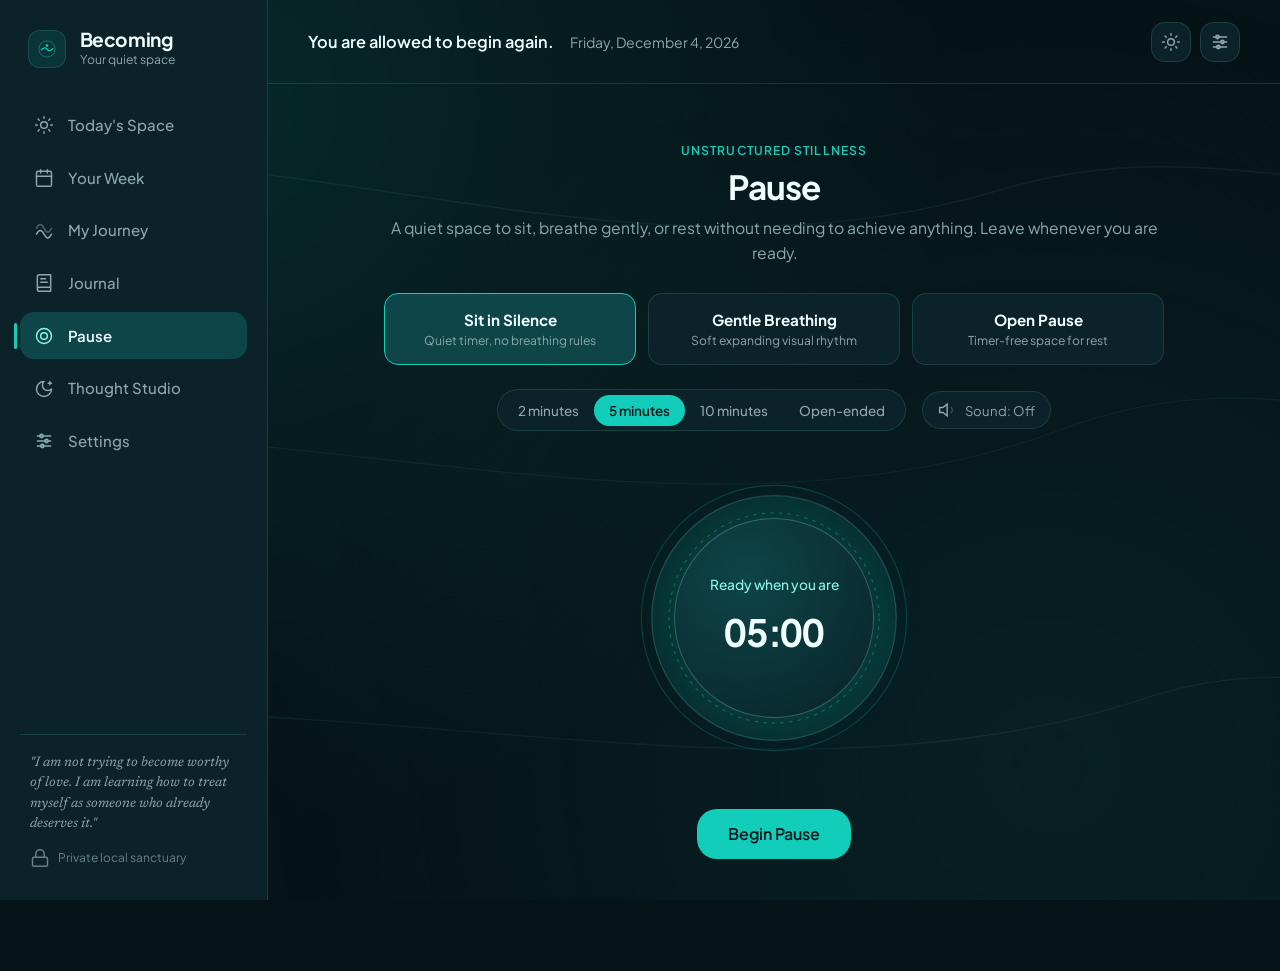
<file: pause.html>
<!DOCTYPE html>
<html lang="en" data-theme="dark" data-reduced-motion="false">
<head>
  <meta charset="UTF-8" />
  <meta name="viewport" content="width=device-width, initial-scale=1.0" />
  <meta name="description" content="Becoming — Pause. Silence, gentle breathing, and open rest." />
  <meta name="theme-color" content="#061317" id="meta-theme-color" />
  <title>Becoming — Pause</title>
  <link rel="icon" type="image/svg+xml" href="icon.svg" />
  <link rel="manifest" href="manifest.json" />
  <link rel="preconnect" href="https://fonts.googleapis.com" />
  <link rel="preconnect" href="https://fonts.gstatic.com" crossorigin />
  <link href="https://fonts.googleapis.com/css2?family=Newsreader:ital,opsz,wght@0,6..72,400;0,6..72,500;1,6..72,400&family=Plus+Jakarta+Sans:wght@400;500;600;700&display=swap" rel="stylesheet" />
  <script>
    (function () {
      try {
        var raw = localStorage.getItem('becoming_v1_prefs');
        var prefs = raw ? JSON.parse(raw) : {};
        var theme = prefs.theme || 'dark';
        if (theme === 'system') {
          theme = window.matchMedia('(prefers-color-scheme: light)').matches ? 'light' : 'dark';
        }
        document.documentElement.setAttribute('data-theme', theme);
        var sysMotion = window.matchMedia('(prefers-reduced-motion: reduce)').matches;
        var reduced = prefs.reducedMotion === true || sysMotion;
        document.documentElement.setAttribute('data-reduced-motion', reduced ? 'true' : 'false');
      } catch (e) {
        document.documentElement.setAttribute('data-theme', 'dark');
      }
    })();
  </script>
  <link rel="stylesheet" href="styles.css" />
</head>
<body data-page="pause">
  <a href="#main-content" class="skip-link">Skip to main content</a>

  <div class="ambient-sanctuary" aria-hidden="true">
    <div class="ambient-glow ambient-glow--top"></div>
    <div class="ambient-glow ambient-glow--bottom"></div>
    <svg class="ambient-currents" viewBox="0 0 1440 900" preserveAspectRatio="xMidYMid slice" fill="none">
      <path class="current-line current-line--1" d="M-100 180 C 320 90, 680 310, 1080 190 C 1280 130, 1420 210, 1560 170" />
      <path class="current-line current-line--2" d="M-120 460 C 260 360, 740 580, 1140 430 C 1340 355, 1460 440, 1580 410" />
      <path class="current-line current-line--3" d="M-80 740 C 380 650, 820 830, 1220 700 C 1380 645, 1480 710, 1560 690" />
    </svg>
  </div>

  <div class="app-shell">
    <aside class="sanctuary-nav" aria-label="Primary Navigation">
      <div class="nav-brand">
        <a href="index.html" class="brand-link" aria-label="Becoming — Return to Today's Space">
          <span class="brand-mark" aria-hidden="true">
            <svg viewBox="0 0 32 32" fill="none">
              <circle cx="16" cy="16" r="13" stroke="currentColor" stroke-width="1.5" stroke-opacity="0.45" />
              <path d="M7 17.5C10.5 13.5 14.5 13.5 16.5 16.5C18.5 19.5 22 19.5 25 15.5" stroke="currentColor" stroke-width="2" stroke-linecap="round" />
              <circle cx="16" cy="10.5" r="2" fill="currentColor" />
            </svg>
          </span>
          <div class="brand-text">
            <span class="brand-name">Becoming</span>
            <span class="brand-tagline">Your quiet space</span>
          </div>
        </a>
      </div>

      <nav class="nav-menu" aria-label="Sections">
        <ul class="nav-list">
          <li>
            <a href="index.html" class="nav-item">
              <svg class="nav-icon" viewBox="0 0 24 24" fill="none" stroke="currentColor" stroke-width="1.75" stroke-linecap="round" stroke-linejoin="round" aria-hidden="true">
                <circle cx="12" cy="12" r="4"></circle>
                <path d="M12 2v2"></path><path d="M12 20v2"></path>
                <path d="m4.93 4.93 1.41 1.41"></path><path d="m17.66 17.66 1.41 1.41"></path>
                <path d="M2 12h2"></path><path d="M20 12h2"></path>
                <path d="m6.34 17.66-1.41 1.41"></path><path d="m19.07 4.93-1.41 1.41"></path>
              </svg>
              <span class="nav-label">Today's Space</span>
            </a>
          </li>
          <li>
            <a href="week.html" class="nav-item">
              <svg class="nav-icon" viewBox="0 0 24 24" fill="none" stroke="currentColor" stroke-width="1.75" stroke-linecap="round" stroke-linejoin="round" aria-hidden="true">
                <rect width="18" height="18" x="3" y="4" rx="2" ry="2"></rect>
                <line x1="16" x2="16" y1="2" y2="6"></line><line x1="8" x2="8" y1="2" y2="6"></line><line x1="3" x2="21" y1="10" y2="10"></line>
              </svg>
              <span class="nav-label">Your Week</span>
            </a>
          </li>
          <li>
            <a href="journey.html" class="nav-item">
              <svg class="nav-icon" viewBox="0 0 24 24" fill="none" stroke="currentColor" stroke-width="1.75" stroke-linecap="round" stroke-linejoin="round" aria-hidden="true">
                <path d="M3 17c3-6 6-6 9 0s6 6 9 0"></path><path d="M3 10c3-6 6-6 9 0s6 6 9 0" opacity="0.5"></path>
              </svg>
              <span class="nav-label">My Journey</span>
            </a>
          </li>
          <li>
            <a href="journal.html" class="nav-item">
              <svg class="nav-icon" viewBox="0 0 24 24" fill="none" stroke="currentColor" stroke-width="1.75" stroke-linecap="round" stroke-linejoin="round" aria-hidden="true">
                <path d="M4 19.5v-15A2.5 2.5 0 0 1 6.5 2H20v20H6.5a2.5 2.5 0 0 1 0-5H20"></path>
                <path d="M8 7h6"></path><path d="M8 11h8"></path>
              </svg>
              <span class="nav-label">Journal</span>
            </a>
          </li>
          <li>
            <a href="pause.html" class="nav-item is-active" aria-current="page">
              <svg class="nav-icon" viewBox="0 0 24 24" fill="none" stroke="currentColor" stroke-width="1.75" stroke-linecap="round" stroke-linejoin="round" aria-hidden="true">
                <circle cx="12" cy="12" r="9"></circle><circle cx="12" cy="12" r="4"></circle>
              </svg>
              <span class="nav-label">Pause</span>
            </a>
          </li>
          <li>
            <a href="thoughts.html" class="nav-item">
              <svg class="nav-icon" viewBox="0 0 24 24" fill="none" stroke="currentColor" stroke-width="1.75" stroke-linecap="round" stroke-linejoin="round" aria-hidden="true">
                <path d="M12 3a6 6 0 0 0 9 9 9 9 0 1 1-9-9Z"></path><path d="M19 3v4"></path><path d="M21 5h-4"></path>
              </svg>
              <span class="nav-label">Thought Studio</span>
            </a>
          </li>
          <li>
            <a href="settings.html" class="nav-item">
              <svg class="nav-icon" viewBox="0 0 24 24" fill="none" stroke="currentColor" stroke-width="1.75" stroke-linecap="round" stroke-linejoin="round" aria-hidden="true">
                <line x1="4" x2="20" y1="6" y2="6"></line><line x1="4" x2="20" y1="12" y2="12"></line><line x1="4" x2="20" y1="18" y2="18"></line>
                <circle cx="9" cy="6" r="2"></circle><circle cx="15" cy="12" r="2"></circle><circle cx="10" cy="18" r="2"></circle>
              </svg>
              <span class="nav-label">Settings</span>
            </a>
          </li>
        </ul>
      </nav>

      <div class="nav-footer">
        <p class="nav-philosophy">
          "I am not trying to become worthy of love. I am learning how to treat myself as someone who already deserves it."
        </p>
        <div class="nav-storage-pill">
          <svg class="icon-xs" viewBox="0 0 24 24" fill="none" stroke="currentColor" stroke-width="1.75" aria-hidden="true">
            <rect width="18" height="11" x="3" y="11" rx="2" ry="2"></rect><path d="M7 11V7a5 5 0 0 1 10 0v4"></path>
          </svg>
          <span>Private local sanctuary</span>
        </div>
      </div>
    </aside>

    <div class="sanctuary-workspace">
      <header class="sanctuary-header">
        <div class="header-left">
          <span class="mobile-wordmark">Becoming</span>
          <p class="header-greeting" id="header-greeting">Make room for yourself.</p>
          <p class="header-date" id="header-date">Loading local date...</p>
        </div>
        <div class="header-controls">
          <button type="button" class="icon-btn" id="quick-theme-btn" aria-label="Switch color theme" title="Switch color theme">
            <svg class="theme-icon theme-icon--sun" viewBox="0 0 24 24" fill="none" stroke="currentColor" stroke-width="1.75" stroke-linecap="round" stroke-linejoin="round" aria-hidden="true">
              <circle cx="12" cy="12" r="4"></circle>
              <path d="M12 2v2"></path><path d="M12 20v2"></path>
              <path d="m4.93 4.93 1.41 1.41"></path><path d="m17.66 17.66 1.41 1.41"></path>
              <path d="M2 12h2"></path><path d="M20 12h2"></path>
              <path d="m6.34 17.66-1.41 1.41"></path><path d="m19.07 4.93-1.41 1.41"></path>
            </svg>
            <svg class="theme-icon theme-icon--moon" viewBox="0 0 24 24" fill="none" stroke="currentColor" stroke-width="1.75" stroke-linecap="round" stroke-linejoin="round" aria-hidden="true">
              <path d="M12 3a6 6 0 0 0 9 9 9 9 0 1 1-9-9Z"></path>
            </svg>
          </button>
          <a href="settings.html" class="icon-btn" aria-label="Open Settings" title="Settings">
            <svg viewBox="0 0 24 24" fill="none" stroke="currentColor" stroke-width="1.75" stroke-linecap="round" stroke-linejoin="round" aria-hidden="true">
              <line x1="4" x2="20" y1="6" y2="6"></line><line x1="4" x2="20" y1="12" y2="12"></line><line x1="4" x2="20" y1="18" y2="18"></line>
              <circle cx="9" cy="6" r="2"></circle><circle cx="15" cy="12" r="2"></circle><circle cx="10" cy="18" r="2"></circle>
            </svg>
          </a>
        </div>
      </header>

      <main id="main-content" class="sanctuary-main">
        <section id="view-pause" class="app-view is-active" aria-labelledby="pause-heading">
          <div class="pause-sanctuary">
            <div class="pause-header">
              <span class="eyebrow-label">Unstructured Stillness</span>
              <h1 id="pause-heading" class="view-title">Pause</h1>
              <p class="view-description" id="pause-mode-description">
                A quiet space to sit, breathe gently, or rest without needing to achieve anything. Leave whenever you are ready.
              </p>
            </div>

            <div class="pause-mode-selector" role="tablist" aria-label="Pause Modes">
              <button type="button" class="pause-mode-tab is-active" data-pause-mode="silence" role="tab" aria-selected="true">
                <span class="mode-tab-title">Sit in Silence</span>
                <span class="mode-tab-sub">Quiet timer, no breathing rules</span>
              </button>
              <button type="button" class="pause-mode-tab" data-pause-mode="breathing" role="tab" aria-selected="false">
                <span class="mode-tab-title">Gentle Breathing</span>
                <span class="mode-tab-sub">Soft expanding visual rhythm</span>
              </button>
              <button type="button" class="pause-mode-tab" data-pause-mode="open" role="tab" aria-selected="false">
                <span class="mode-tab-title">Open Pause</span>
                <span class="mode-tab-sub">Timer-free space for rest</span>
              </button>
            </div>

            <div class="pause-config-bar" id="pause-config-bar">
              <div class="pause-durations" id="pause-duration-group" role="group" aria-label="Timer duration">
                <button type="button" class="duration-pill" data-pause-duration="120">2 minutes</button>
                <button type="button" class="duration-pill is-active" data-pause-duration="300">5 minutes</button>
                <button type="button" class="duration-pill" data-pause-duration="600">10 minutes</button>
                <button type="button" class="duration-pill" data-pause-duration="0">Open-ended</button>
              </div>

              <button type="button" class="sound-toggle-btn" id="pause-sound-btn" aria-pressed="false">
                <svg class="icon-xs" viewBox="0 0 24 24" fill="none" stroke="currentColor" stroke-width="1.75" aria-hidden="true">
                  <polygon points="11 5 6 9 2 9 2 15 6 15 11 19 11 5"></polygon>
                  <path id="sound-wave-path" d="M15.54 8.46a5 5 0 0 1 0 7.07" opacity="0.35"></path>
                </svg>
                <span id="pause-sound-label">Sound: Off</span>
              </button>
            </div>

            <div class="pause-chamber">
              <div class="pause-visualizer" id="pause-visualizer" data-state="idle" data-mode="silence">
                <svg class="pause-rings-svg" viewBox="0 0 360 360" fill="none" aria-hidden="true">
                  <circle class="pause-ring pause-ring--outer" cx="180" cy="180" r="154" />
                  <circle class="pause-ring pause-ring--mid" cx="180" cy="180" r="122" />
                  <path class="pause-organic-wave" d="M180 38 C 258 38, 322 102, 322 180 C 322 258, 258 322, 180 322 C 102 322, 38 258, 38 180 C 38 102, 102 38, 180 38 Z" />
                </svg>
                <div class="pause-core-sphere" id="pause-core-sphere">
                  <span class="pause-phase-cue" id="pause-phase-label" aria-live="polite">Ready when you are</span>
                  <span class="pause-timer-readout" id="pause-timer-display">05:00</span>
                </div>
              </div>
            </div>

            <div class="pause-controls">
              <button type="button" class="btn btn--primary btn--lg" id="pause-start-btn">Begin Pause</button>
              <button type="button" class="btn btn--subtle" id="pause-pause-btn" hidden>Pause</button>
              <button type="button" class="btn btn--primary" id="pause-resume-btn" hidden>Resume</button>
              <button type="button" class="btn btn--ghost" id="pause-restart-btn" hidden>Restart</button>
              <button type="button" class="btn btn--ghost" id="pause-end-btn" hidden>End</button>
            </div>

            <div id="pause-checkin-panel" class="pause-checkin-panel" hidden>
              <h2 class="checkin-title">You made a little space for yourself.</h2>
              <p class="checkin-subtitle">Would you like to leave a brief note about how this pause felt, or simply move on?</p>
              <div class="checkin-form">
                <label for="pause-checkin-note" class="sr-only">Optional pause note</label>
                <input type="text" id="pause-checkin-note" class="sanctuary-input" placeholder="Optional note (or leave blank)..." />
                <div class="checkin-actions">
                  <button type="button" class="btn btn--ghost btn--sm" id="pause-checkin-dismiss-btn">Simply close</button>
                  <button type="button" class="btn btn--primary btn--sm" id="pause-checkin-save-btn">Save quiet note</button>
                </div>
              </div>
            </div>
          </div>
        </section>
      </main>
    </div>
  </div>

  <div id="confirm-modal-backdrop" class="modal-backdrop" hidden>
    <div id="confirm-modal" class="sanctuary-modal confirm-modal" role="alertdialog" aria-modal="true" aria-labelledby="confirm-modal-title" aria-describedby="confirm-modal-desc">
      <h2 id="confirm-modal-title" class="modal-title">Confirm Action</h2>
      <p id="confirm-modal-desc" class="modal-purpose"></p>
      <div class="confirm-modal-actions">
        <button type="button" class="btn btn--ghost" id="confirm-cancel-btn">Cancel</button>
        <button type="button" class="btn btn--danger" id="confirm-accept-btn">Confirm</button>
      </div>
    </div>
  </div>
  <div id="sanctuary-toast" class="sanctuary-toast" role="status" aria-live="polite" hidden></div>

  <script src="script.js"></script>
</body>
</html>
</file>
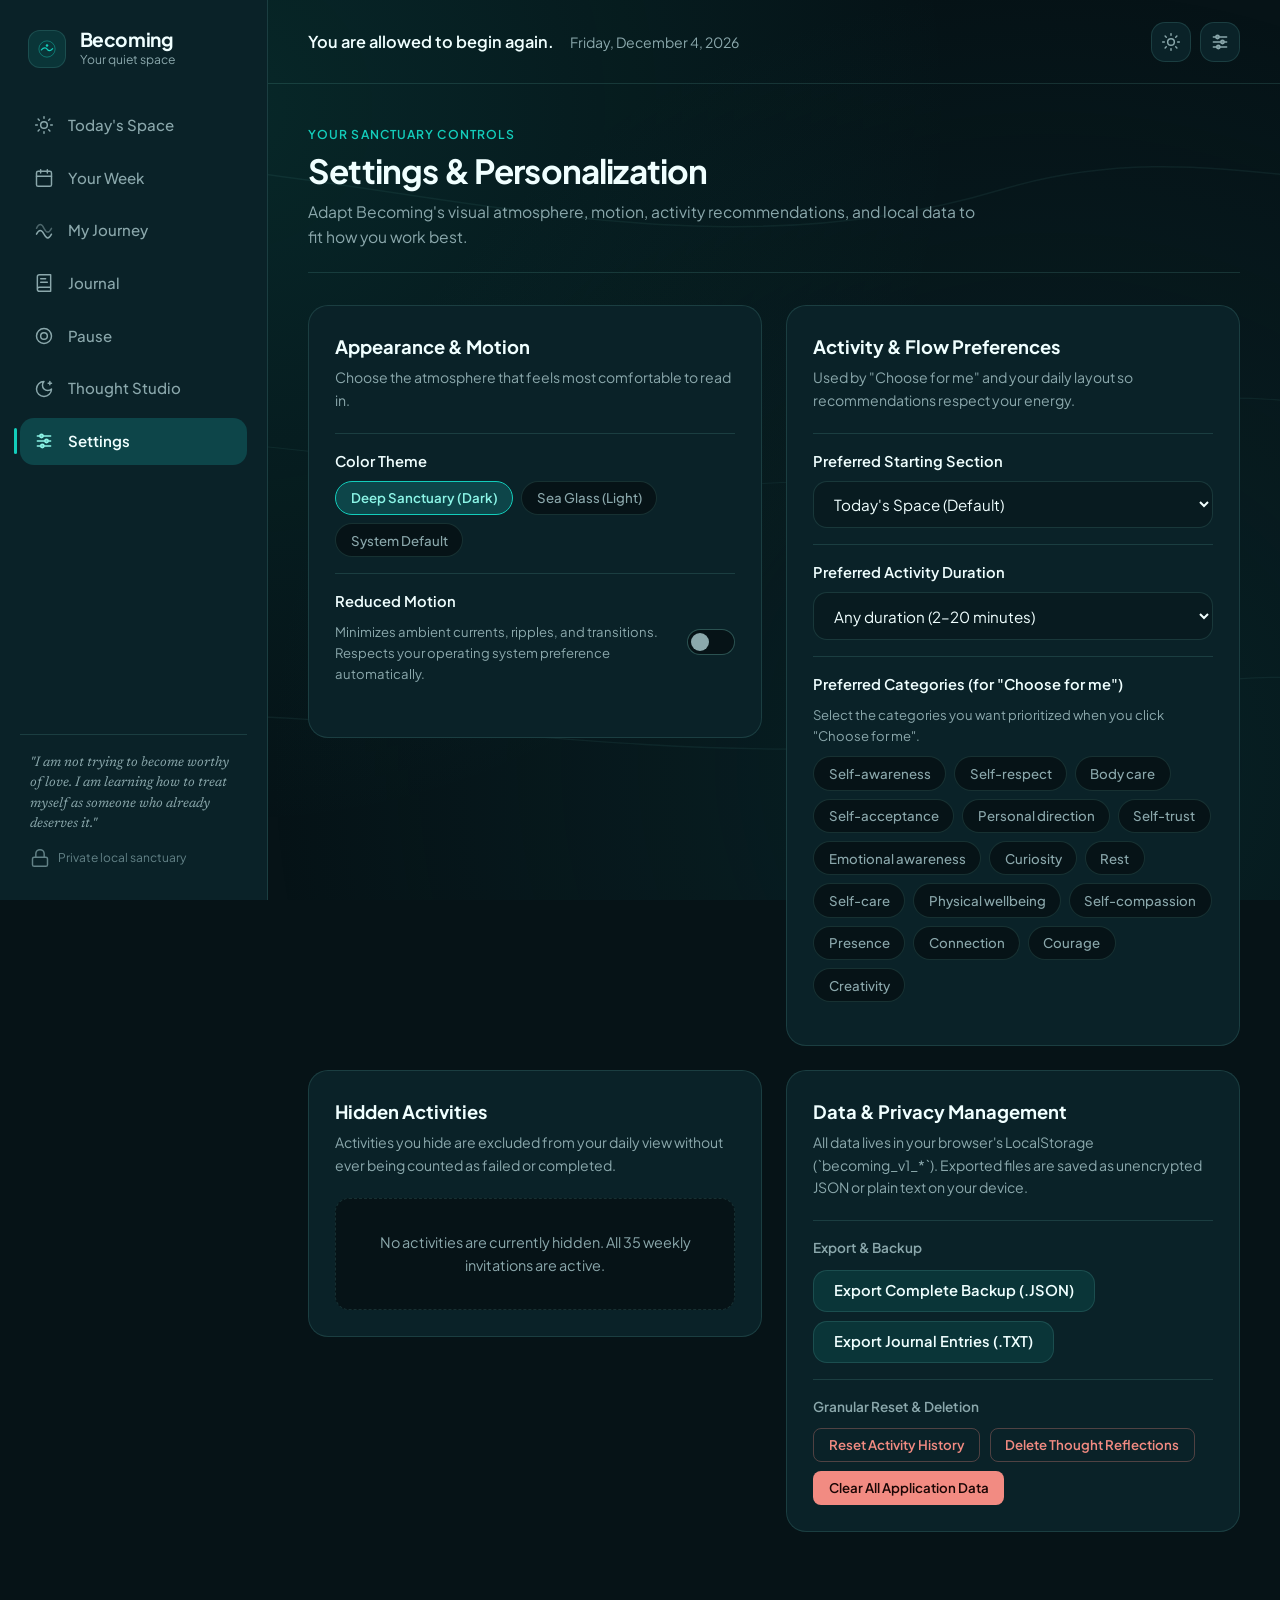
<file: settings.html>
<!DOCTYPE html>
<html lang="en" data-theme="dark" data-reduced-motion="false">
<head>
  <meta charset="UTF-8" />
  <meta name="viewport" content="width=device-width, initial-scale=1.0" />
  <meta name="description" content="Becoming — Settings & Personalization." />
  <meta name="theme-color" content="#061317" id="meta-theme-color" />
  <title>Becoming — Settings</title>
  <link rel="icon" type="image/svg+xml" href="icon.svg" />
  <link rel="manifest" href="manifest.json" />
  <link rel="preconnect" href="https://fonts.googleapis.com" />
  <link rel="preconnect" href="https://fonts.gstatic.com" crossorigin />
  <link href="https://fonts.googleapis.com/css2?family=Newsreader:ital,opsz,wght@0,6..72,400;0,6..72,500;1,6..72,400&family=Plus+Jakarta+Sans:wght@400;500;600;700&display=swap" rel="stylesheet" />
  <script>
    (function () {
      try {
        var raw = localStorage.getItem('becoming_v1_prefs');
        var prefs = raw ? JSON.parse(raw) : {};
        var theme = prefs.theme || 'dark';
        if (theme === 'system') {
          theme = window.matchMedia('(prefers-color-scheme: light)').matches ? 'light' : 'dark';
        }
        document.documentElement.setAttribute('data-theme', theme);
        var sysMotion = window.matchMedia('(prefers-reduced-motion: reduce)').matches;
        var reduced = prefs.reducedMotion === true || sysMotion;
        document.documentElement.setAttribute('data-reduced-motion', reduced ? 'true' : 'false');
      } catch (e) {
        document.documentElement.setAttribute('data-theme', 'dark');
      }
    })();
  </script>
  <link rel="stylesheet" href="styles.css" />
</head>
<body data-page="settings">
  <a href="#main-content" class="skip-link">Skip to main content</a>

  <div class="ambient-sanctuary" aria-hidden="true">
    <div class="ambient-glow ambient-glow--top"></div>
    <div class="ambient-glow ambient-glow--bottom"></div>
    <svg class="ambient-currents" viewBox="0 0 1440 900" preserveAspectRatio="xMidYMid slice" fill="none">
      <path class="current-line current-line--1" d="M-100 180 C 320 90, 680 310, 1080 190 C 1280 130, 1420 210, 1560 170" />
      <path class="current-line current-line--2" d="M-120 460 C 260 360, 740 580, 1140 430 C 1340 355, 1460 440, 1580 410" />
      <path class="current-line current-line--3" d="M-80 740 C 380 650, 820 830, 1220 700 C 1380 645, 1480 710, 1560 690" />
    </svg>
  </div>

  <div class="app-shell">
    <aside class="sanctuary-nav" aria-label="Primary Navigation">
      <div class="nav-brand">
        <a href="index.html" class="brand-link" aria-label="Becoming — Return to Today's Space">
          <span class="brand-mark" aria-hidden="true">
            <svg viewBox="0 0 32 32" fill="none">
              <circle cx="16" cy="16" r="13" stroke="currentColor" stroke-width="1.5" stroke-opacity="0.45" />
              <path d="M7 17.5C10.5 13.5 14.5 13.5 16.5 16.5C18.5 19.5 22 19.5 25 15.5" stroke="currentColor" stroke-width="2" stroke-linecap="round" />
              <circle cx="16" cy="10.5" r="2" fill="currentColor" />
            </svg>
          </span>
          <div class="brand-text">
            <span class="brand-name">Becoming</span>
            <span class="brand-tagline">Your quiet space</span>
          </div>
        </a>
      </div>

      <nav class="nav-menu" aria-label="Sections">
        <ul class="nav-list">
          <li>
            <a href="index.html" class="nav-item">
              <svg class="nav-icon" viewBox="0 0 24 24" fill="none" stroke="currentColor" stroke-width="1.75" stroke-linecap="round" stroke-linejoin="round" aria-hidden="true">
                <circle cx="12" cy="12" r="4"></circle>
                <path d="M12 2v2"></path><path d="M12 20v2"></path>
                <path d="m4.93 4.93 1.41 1.41"></path><path d="m17.66 17.66 1.41 1.41"></path>
                <path d="M2 12h2"></path><path d="M20 12h2"></path>
                <path d="m6.34 17.66-1.41 1.41"></path><path d="m19.07 4.93-1.41 1.41"></path>
              </svg>
              <span class="nav-label">Today's Space</span>
            </a>
          </li>
          <li>
            <a href="week.html" class="nav-item">
              <svg class="nav-icon" viewBox="0 0 24 24" fill="none" stroke="currentColor" stroke-width="1.75" stroke-linecap="round" stroke-linejoin="round" aria-hidden="true">
                <rect width="18" height="18" x="3" y="4" rx="2" ry="2"></rect>
                <line x1="16" x2="16" y1="2" y2="6"></line><line x1="8" x2="8" y1="2" y2="6"></line><line x1="3" x2="21" y1="10" y2="10"></line>
              </svg>
              <span class="nav-label">Your Week</span>
            </a>
          </li>
          <li>
            <a href="journey.html" class="nav-item">
              <svg class="nav-icon" viewBox="0 0 24 24" fill="none" stroke="currentColor" stroke-width="1.75" stroke-linecap="round" stroke-linejoin="round" aria-hidden="true">
                <path d="M3 17c3-6 6-6 9 0s6 6 9 0"></path><path d="M3 10c3-6 6-6 9 0s6 6 9 0" opacity="0.5"></path>
              </svg>
              <span class="nav-label">My Journey</span>
            </a>
          </li>
          <li>
            <a href="journal.html" class="nav-item">
              <svg class="nav-icon" viewBox="0 0 24 24" fill="none" stroke="currentColor" stroke-width="1.75" stroke-linecap="round" stroke-linejoin="round" aria-hidden="true">
                <path d="M4 19.5v-15A2.5 2.5 0 0 1 6.5 2H20v20H6.5a2.5 2.5 0 0 1 0-5H20"></path>
                <path d="M8 7h6"></path><path d="M8 11h8"></path>
              </svg>
              <span class="nav-label">Journal</span>
            </a>
          </li>
          <li>
            <a href="pause.html" class="nav-item">
              <svg class="nav-icon" viewBox="0 0 24 24" fill="none" stroke="currentColor" stroke-width="1.75" stroke-linecap="round" stroke-linejoin="round" aria-hidden="true">
                <circle cx="12" cy="12" r="9"></circle><circle cx="12" cy="12" r="4"></circle>
              </svg>
              <span class="nav-label">Pause</span>
            </a>
          </li>
          <li>
            <a href="thoughts.html" class="nav-item">
              <svg class="nav-icon" viewBox="0 0 24 24" fill="none" stroke="currentColor" stroke-width="1.75" stroke-linecap="round" stroke-linejoin="round" aria-hidden="true">
                <path d="M12 3a6 6 0 0 0 9 9 9 9 0 1 1-9-9Z"></path><path d="M19 3v4"></path><path d="M21 5h-4"></path>
              </svg>
              <span class="nav-label">Thought Studio</span>
            </a>
          </li>
          <li>
            <a href="settings.html" class="nav-item is-active" aria-current="page">
              <svg class="nav-icon" viewBox="0 0 24 24" fill="none" stroke="currentColor" stroke-width="1.75" stroke-linecap="round" stroke-linejoin="round" aria-hidden="true">
                <line x1="4" x2="20" y1="6" y2="6"></line><line x1="4" x2="20" y1="12" y2="12"></line><line x1="4" x2="20" y1="18" y2="18"></line>
                <circle cx="9" cy="6" r="2"></circle><circle cx="15" cy="12" r="2"></circle><circle cx="10" cy="18" r="2"></circle>
              </svg>
              <span class="nav-label">Settings</span>
            </a>
          </li>
        </ul>
      </nav>

      <div class="nav-footer">
        <p class="nav-philosophy">
          "I am not trying to become worthy of love. I am learning how to treat myself as someone who already deserves it."
        </p>
        <div class="nav-storage-pill">
          <svg class="icon-xs" viewBox="0 0 24 24" fill="none" stroke="currentColor" stroke-width="1.75" aria-hidden="true">
            <rect width="18" height="11" x="3" y="11" rx="2" ry="2"></rect><path d="M7 11V7a5 5 0 0 1 10 0v4"></path>
          </svg>
          <span>Private local sanctuary</span>
        </div>
      </div>
    </aside>

    <div class="sanctuary-workspace">
      <header class="sanctuary-header">
        <div class="header-left">
          <span class="mobile-wordmark">Becoming</span>
          <p class="header-greeting" id="header-greeting">Make room for yourself.</p>
          <p class="header-date" id="header-date">Loading local date...</p>
        </div>
        <div class="header-controls">
          <button type="button" class="icon-btn" id="quick-theme-btn" aria-label="Switch color theme" title="Switch color theme">
            <svg class="theme-icon theme-icon--sun" viewBox="0 0 24 24" fill="none" stroke="currentColor" stroke-width="1.75" stroke-linecap="round" stroke-linejoin="round" aria-hidden="true">
              <circle cx="12" cy="12" r="4"></circle>
              <path d="M12 2v2"></path><path d="M12 20v2"></path>
              <path d="m4.93 4.93 1.41 1.41"></path><path d="m17.66 17.66 1.41 1.41"></path>
              <path d="M2 12h2"></path><path d="M20 12h2"></path>
              <path d="m6.34 17.66-1.41 1.41"></path><path d="m19.07 4.93-1.41 1.41"></path>
            </svg>
            <svg class="theme-icon theme-icon--moon" viewBox="0 0 24 24" fill="none" stroke="currentColor" stroke-width="1.75" stroke-linecap="round" stroke-linejoin="round" aria-hidden="true">
              <path d="M12 3a6 6 0 0 0 9 9 9 9 0 1 1-9-9Z"></path>
            </svg>
          </button>
          <a href="settings.html" class="icon-btn" aria-label="Open Settings" title="Settings">
            <svg viewBox="0 0 24 24" fill="none" stroke="currentColor" stroke-width="1.75" stroke-linecap="round" stroke-linejoin="round" aria-hidden="true">
              <line x1="4" x2="20" y1="6" y2="6"></line><line x1="4" x2="20" y1="12" y2="12"></line><line x1="4" x2="20" y1="18" y2="18"></line>
              <circle cx="9" cy="6" r="2"></circle><circle cx="15" cy="12" r="2"></circle><circle cx="10" cy="18" r="2"></circle>
            </svg>
          </a>
        </div>
      </header>

      <main id="main-content" class="sanctuary-main">
        <section id="view-settings" class="app-view is-active" aria-labelledby="settings-heading">
          <div class="view-intro">
            <div class="view-intro__text">
              <span class="eyebrow-label">Your Sanctuary Controls</span>
              <h1 id="settings-heading" class="view-title">Settings &amp; Personalization</h1>
              <p class="view-description">
                Adapt Becoming's visual atmosphere, motion, activity recommendations, and local data to fit how you work best.
              </p>
            </div>
          </div>

          <div class="settings-grid">
            <div class="settings-card">
              <h2 class="settings-card__title">Appearance &amp; Motion</h2>
              <p class="settings-card__desc">Choose the atmosphere that feels most comfortable to read in.</p>
              <div class="setting-row">
                <label class="setting-label">Color Theme</label>
                <div class="theme-choice-group" role="radiogroup" aria-label="Color Theme">
                  <button type="button" class="choice-chip" data-theme-choice="dark">Deep Sanctuary (Dark)</button>
                  <button type="button" class="choice-chip" data-theme-choice="light">Sea Glass (Light)</button>
                  <button type="button" class="choice-chip" data-theme-choice="system">System Default</button>
                </div>
              </div>
              <div class="setting-row setting-row--split">
                <div>
                  <label for="setting-reduced-motion" class="setting-label">Reduced Motion</label>
                  <p class="setting-help">Minimizes ambient currents, ripples, and transitions. Respects your operating system preference automatically.</p>
                </div>
                <label class="toggle-switch">
                  <input type="checkbox" id="setting-reduced-motion" />
                  <span class="toggle-slider" aria-hidden="true"></span>
                </label>
              </div>
            </div>

            <div class="settings-card">
              <h2 class="settings-card__title">Activity &amp; Flow Preferences</h2>
              <p class="settings-card__desc">Used by "Choose for me" and your daily layout so recommendations respect your energy.</p>
              <div class="setting-row">
                <label for="setting-start-section" class="setting-label">Preferred Starting Section</label>
                <select id="setting-start-section" class="sanctuary-select">
                  <option value="today">Today's Space (Default)</option>
                  <option value="week">Your Week</option>
                  <option value="journey">My Journey</option>
                  <option value="journal">Journal</option>
                  <option value="pause">Pause</option>
                  <option value="thoughts">Thought Studio</option>
                </select>
              </div>
              <div class="setting-row">
                <label for="setting-default-duration" class="setting-label">Preferred Activity Duration</label>
                <select id="setting-default-duration" class="sanctuary-select">
                  <option value="any">Any duration (2–20 minutes)</option>
                  <option value="short">Brief (Up to 5 minutes)</option>
                  <option value="medium">Moderate (5–10 minutes)</option>
                  <option value="long">Unhurried (10–20 minutes)</option>
                </select>
              </div>
              <div class="setting-row">
                <span class="setting-label">Preferred Categories (for "Choose for me")</span>
                <p class="setting-help">Select the categories you want prioritized when you click "Choose for me".</p>
                <div id="setting-categories-grid" class="categories-chip-grid"></div>
              </div>
            </div>

            <div class="settings-card">
              <div class="settings-card__header">
                <div>
                  <h2 class="settings-card__title">Hidden Activities</h2>
                  <p class="settings-card__desc">Activities you hide are excluded from your daily view without ever being counted as failed or completed.</p>
                </div>
                <button type="button" class="btn btn--subtle btn--sm" id="setting-restore-all-hidden" hidden>Restore all</button>
              </div>
              <div id="setting-hidden-list" class="hidden-activities-list"></div>
            </div>

            <div class="settings-card">
              <h2 class="settings-card__title">Data &amp; Privacy Management</h2>
              <p class="settings-card__desc">All data lives in your browser's LocalStorage (`becoming_v1_*`). Exported files are saved as unencrypted JSON or plain text on your device.</p>
              <div class="data-actions-group">
                <h3 class="data-subheading">Export &amp; Backup</h3>
                <div class="data-btn-row">
                  <button type="button" class="btn btn--subtle" id="data-export-all-btn">Export Complete Backup (.JSON)</button>
                  <button type="button" class="btn btn--subtle" id="data-export-journal-btn">Export Journal Entries (.TXT)</button>
                </div>
              </div>
              <div class="data-actions-group data-actions-group--danger">
                <h3 class="data-subheading">Granular Reset &amp; Deletion</h3>
                <div class="data-btn-row">
                  <button type="button" class="btn btn--danger-outline btn--sm" id="data-reset-activities-btn">Reset Activity History</button>
                  <button type="button" class="btn btn--danger-outline btn--sm" id="data-reset-thoughts-btn">Delete Thought Reflections</button>
                  <button type="button" class="btn btn--danger btn--sm" id="data-clear-all-btn">Clear All Application Data</button>
                </div>
              </div>
            </div>
          </div>
        </section>
      </main>
    </div>
  </div>

  <div id="confirm-modal-backdrop" class="modal-backdrop" hidden>
    <div id="confirm-modal" class="sanctuary-modal confirm-modal" role="alertdialog" aria-modal="true" aria-labelledby="confirm-modal-title" aria-describedby="confirm-modal-desc">
      <h2 id="confirm-modal-title" class="modal-title">Confirm Action</h2>
      <p id="confirm-modal-desc" class="modal-purpose"></p>
      <div class="confirm-modal-actions">
        <button type="button" class="btn btn--ghost" id="confirm-cancel-btn">Cancel</button>
        <button type="button" class="btn btn--danger" id="confirm-accept-btn">Confirm</button>
      </div>
    </div>
  </div>
  <div id="sanctuary-toast" class="sanctuary-toast" role="status" aria-live="polite" hidden></div>

  <script src="script.js"></script>
</body>
</html>
</file>
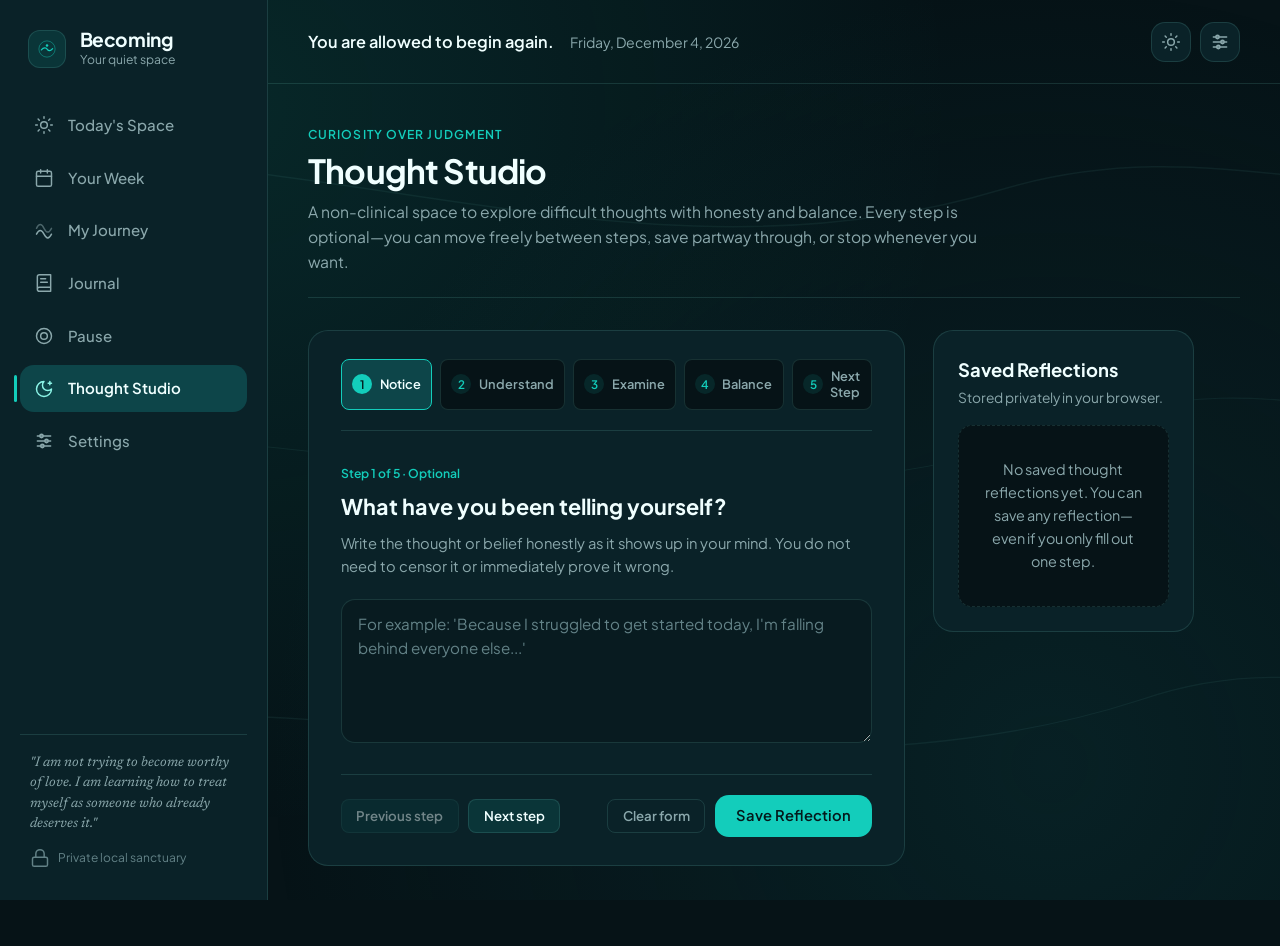
<file: thoughts.html>
<!DOCTYPE html>
<html lang="en" data-theme="dark" data-reduced-motion="false">
<head>
  <meta charset="UTF-8" />
  <meta name="viewport" content="width=device-width, initial-scale=1.0" />
  <meta name="description" content="Becoming — Thought Studio. Five-step non-clinical reflection workspace." />
  <meta name="theme-color" content="#061317" id="meta-theme-color" />
  <title>Becoming — Thought Studio</title>
  <link rel="icon" type="image/svg+xml" href="icon.svg" />
  <link rel="manifest" href="manifest.json" />
  <link rel="preconnect" href="https://fonts.googleapis.com" />
  <link rel="preconnect" href="https://fonts.gstatic.com" crossorigin />
  <link href="https://fonts.googleapis.com/css2?family=Newsreader:ital,opsz,wght@0,6..72,400;0,6..72,500;1,6..72,400&family=Plus+Jakarta+Sans:wght@400;500;600;700&display=swap" rel="stylesheet" />
  <script>
    (function () {
      try {
        var raw = localStorage.getItem('becoming_v1_prefs');
        var prefs = raw ? JSON.parse(raw) : {};
        var theme = prefs.theme || 'dark';
        if (theme === 'system') {
          theme = window.matchMedia('(prefers-color-scheme: light)').matches ? 'light' : 'dark';
        }
        document.documentElement.setAttribute('data-theme', theme);
        var sysMotion = window.matchMedia('(prefers-reduced-motion: reduce)').matches;
        var reduced = prefs.reducedMotion === true || sysMotion;
        document.documentElement.setAttribute('data-reduced-motion', reduced ? 'true' : 'false');
      } catch (e) {
        document.documentElement.setAttribute('data-theme', 'dark');
      }
    })();
  </script>
  <link rel="stylesheet" href="styles.css" />
</head>
<body data-page="thoughts">
  <a href="#main-content" class="skip-link">Skip to main content</a>

  <div class="ambient-sanctuary" aria-hidden="true">
    <div class="ambient-glow ambient-glow--top"></div>
    <div class="ambient-glow ambient-glow--bottom"></div>
    <svg class="ambient-currents" viewBox="0 0 1440 900" preserveAspectRatio="xMidYMid slice" fill="none">
      <path class="current-line current-line--1" d="M-100 180 C 320 90, 680 310, 1080 190 C 1280 130, 1420 210, 1560 170" />
      <path class="current-line current-line--2" d="M-120 460 C 260 360, 740 580, 1140 430 C 1340 355, 1460 440, 1580 410" />
      <path class="current-line current-line--3" d="M-80 740 C 380 650, 820 830, 1220 700 C 1380 645, 1480 710, 1560 690" />
    </svg>
  </div>

  <div class="app-shell">
    <aside class="sanctuary-nav" aria-label="Primary Navigation">
      <div class="nav-brand">
        <a href="index.html" class="brand-link" aria-label="Becoming — Return to Today's Space">
          <span class="brand-mark" aria-hidden="true">
            <svg viewBox="0 0 32 32" fill="none">
              <circle cx="16" cy="16" r="13" stroke="currentColor" stroke-width="1.5" stroke-opacity="0.45" />
              <path d="M7 17.5C10.5 13.5 14.5 13.5 16.5 16.5C18.5 19.5 22 19.5 25 15.5" stroke="currentColor" stroke-width="2" stroke-linecap="round" />
              <circle cx="16" cy="10.5" r="2" fill="currentColor" />
            </svg>
          </span>
          <div class="brand-text">
            <span class="brand-name">Becoming</span>
            <span class="brand-tagline">Your quiet space</span>
          </div>
        </a>
      </div>

      <nav class="nav-menu" aria-label="Sections">
        <ul class="nav-list">
          <li>
            <a href="index.html" class="nav-item">
              <svg class="nav-icon" viewBox="0 0 24 24" fill="none" stroke="currentColor" stroke-width="1.75" stroke-linecap="round" stroke-linejoin="round" aria-hidden="true">
                <circle cx="12" cy="12" r="4"></circle>
                <path d="M12 2v2"></path><path d="M12 20v2"></path>
                <path d="m4.93 4.93 1.41 1.41"></path><path d="m17.66 17.66 1.41 1.41"></path>
                <path d="M2 12h2"></path><path d="M20 12h2"></path>
                <path d="m6.34 17.66-1.41 1.41"></path><path d="m19.07 4.93-1.41 1.41"></path>
              </svg>
              <span class="nav-label">Today's Space</span>
            </a>
          </li>
          <li>
            <a href="week.html" class="nav-item">
              <svg class="nav-icon" viewBox="0 0 24 24" fill="none" stroke="currentColor" stroke-width="1.75" stroke-linecap="round" stroke-linejoin="round" aria-hidden="true">
                <rect width="18" height="18" x="3" y="4" rx="2" ry="2"></rect>
                <line x1="16" x2="16" y1="2" y2="6"></line><line x1="8" x2="8" y1="2" y2="6"></line><line x1="3" x2="21" y1="10" y2="10"></line>
              </svg>
              <span class="nav-label">Your Week</span>
            </a>
          </li>
          <li>
            <a href="journey.html" class="nav-item">
              <svg class="nav-icon" viewBox="0 0 24 24" fill="none" stroke="currentColor" stroke-width="1.75" stroke-linecap="round" stroke-linejoin="round" aria-hidden="true">
                <path d="M3 17c3-6 6-6 9 0s6 6 9 0"></path><path d="M3 10c3-6 6-6 9 0s6 6 9 0" opacity="0.5"></path>
              </svg>
              <span class="nav-label">My Journey</span>
            </a>
          </li>
          <li>
            <a href="journal.html" class="nav-item">
              <svg class="nav-icon" viewBox="0 0 24 24" fill="none" stroke="currentColor" stroke-width="1.75" stroke-linecap="round" stroke-linejoin="round" aria-hidden="true">
                <path d="M4 19.5v-15A2.5 2.5 0 0 1 6.5 2H20v20H6.5a2.5 2.5 0 0 1 0-5H20"></path>
                <path d="M8 7h6"></path><path d="M8 11h8"></path>
              </svg>
              <span class="nav-label">Journal</span>
            </a>
          </li>
          <li>
            <a href="pause.html" class="nav-item">
              <svg class="nav-icon" viewBox="0 0 24 24" fill="none" stroke="currentColor" stroke-width="1.75" stroke-linecap="round" stroke-linejoin="round" aria-hidden="true">
                <circle cx="12" cy="12" r="9"></circle><circle cx="12" cy="12" r="4"></circle>
              </svg>
              <span class="nav-label">Pause</span>
            </a>
          </li>
          <li>
            <a href="thoughts.html" class="nav-item is-active" aria-current="page">
              <svg class="nav-icon" viewBox="0 0 24 24" fill="none" stroke="currentColor" stroke-width="1.75" stroke-linecap="round" stroke-linejoin="round" aria-hidden="true">
                <path d="M12 3a6 6 0 0 0 9 9 9 9 0 1 1-9-9Z"></path><path d="M19 3v4"></path><path d="M21 5h-4"></path>
              </svg>
              <span class="nav-label">Thought Studio</span>
            </a>
          </li>
          <li>
            <a href="settings.html" class="nav-item">
              <svg class="nav-icon" viewBox="0 0 24 24" fill="none" stroke="currentColor" stroke-width="1.75" stroke-linecap="round" stroke-linejoin="round" aria-hidden="true">
                <line x1="4" x2="20" y1="6" y2="6"></line><line x1="4" x2="20" y1="12" y2="12"></line><line x1="4" x2="20" y1="18" y2="18"></line>
                <circle cx="9" cy="6" r="2"></circle><circle cx="15" cy="12" r="2"></circle><circle cx="10" cy="18" r="2"></circle>
              </svg>
              <span class="nav-label">Settings</span>
            </a>
          </li>
        </ul>
      </nav>

      <div class="nav-footer">
        <p class="nav-philosophy">
          "I am not trying to become worthy of love. I am learning how to treat myself as someone who already deserves it."
        </p>
        <div class="nav-storage-pill">
          <svg class="icon-xs" viewBox="0 0 24 24" fill="none" stroke="currentColor" stroke-width="1.75" aria-hidden="true">
            <rect width="18" height="11" x="3" y="11" rx="2" ry="2"></rect><path d="M7 11V7a5 5 0 0 1 10 0v4"></path>
          </svg>
          <span>Private local sanctuary</span>
        </div>
      </div>
    </aside>

    <div class="sanctuary-workspace">
      <header class="sanctuary-header">
        <div class="header-left">
          <span class="mobile-wordmark">Becoming</span>
          <p class="header-greeting" id="header-greeting">Make room for yourself.</p>
          <p class="header-date" id="header-date">Loading local date...</p>
        </div>
        <div class="header-controls">
          <button type="button" class="icon-btn" id="quick-theme-btn" aria-label="Switch color theme" title="Switch color theme">
            <svg class="theme-icon theme-icon--sun" viewBox="0 0 24 24" fill="none" stroke="currentColor" stroke-width="1.75" stroke-linecap="round" stroke-linejoin="round" aria-hidden="true">
              <circle cx="12" cy="12" r="4"></circle>
              <path d="M12 2v2"></path><path d="M12 20v2"></path>
              <path d="m4.93 4.93 1.41 1.41"></path><path d="m17.66 17.66 1.41 1.41"></path>
              <path d="M2 12h2"></path><path d="M20 12h2"></path>
              <path d="m6.34 17.66-1.41 1.41"></path><path d="m19.07 4.93-1.41 1.41"></path>
            </svg>
            <svg class="theme-icon theme-icon--moon" viewBox="0 0 24 24" fill="none" stroke="currentColor" stroke-width="1.75" stroke-linecap="round" stroke-linejoin="round" aria-hidden="true">
              <path d="M12 3a6 6 0 0 0 9 9 9 9 0 1 1-9-9Z"></path>
            </svg>
          </button>
          <a href="settings.html" class="icon-btn" aria-label="Open Settings" title="Settings">
            <svg viewBox="0 0 24 24" fill="none" stroke="currentColor" stroke-width="1.75" stroke-linecap="round" stroke-linejoin="round" aria-hidden="true">
              <line x1="4" x2="20" y1="6" y2="6"></line><line x1="4" x2="20" y1="12" y2="12"></line><line x1="4" x2="20" y1="18" y2="18"></line>
              <circle cx="9" cy="6" r="2"></circle><circle cx="15" cy="12" r="2"></circle><circle cx="10" cy="18" r="2"></circle>
            </svg>
          </a>
        </div>
      </header>

      <main id="main-content" class="sanctuary-main">
        <section id="view-thoughts" class="app-view is-active" aria-labelledby="thoughts-heading">
          <div class="view-intro">
            <div class="view-intro__text">
              <span class="eyebrow-label">Curiosity Over Judgment</span>
              <h1 id="thoughts-heading" class="view-title">Thought Studio</h1>
              <p class="view-description">
                A non-clinical space to explore difficult thoughts with honesty and balance. Every step is optional—you can move freely between steps, save partway through, or stop whenever you want.
              </p>
            </div>
          </div>

          <div class="thought-studio-layout">
            <div class="thought-studio-stage">
              <div class="thought-stepper" role="tablist" aria-label="Thought Reflection Steps">
                <button type="button" class="step-pill is-active" data-thought-step="1" role="tab" aria-selected="true">
                  <span class="step-num">1</span><span class="step-name">Notice</span>
                </button>
                <button type="button" class="step-pill" data-thought-step="2" role="tab" aria-selected="false">
                  <span class="step-num">2</span><span class="step-name">Understand</span>
                </button>
                <button type="button" class="step-pill" data-thought-step="3" role="tab" aria-selected="false">
                  <span class="step-num">3</span><span class="step-name">Examine</span>
                </button>
                <button type="button" class="step-pill" data-thought-step="4" role="tab" aria-selected="false">
                  <span class="step-num">4</span><span class="step-name">Balance</span>
                </button>
                <button type="button" class="step-pill" data-thought-step="5" role="tab" aria-selected="false">
                  <span class="step-num">5</span><span class="step-name">Next Step</span>
                </button>
              </div>

              <input type="hidden" id="ts-editing-id" value="" />

              <div class="ts-step-pane is-active" data-ts-pane="1">
                <span class="step-optional-tag">Step 1 of 5 · Optional</span>
                <h2 class="ts-question">What have you been telling yourself?</h2>
                <p class="ts-guidance">Write the thought or belief honestly as it shows up in your mind. You do not need to censor it or immediately prove it wrong.</p>
                <label for="ts-step1-input" class="sr-only">What have you been telling yourself?</label>
                <textarea id="ts-step1-input" class="sanctuary-textarea ts-textarea" rows="5" placeholder="For example: 'Because I struggled to get started today, I'm falling behind everyone else...'"></textarea>
              </div>

              <div class="ts-step-pane" data-ts-pane="2" hidden>
                <span class="step-optional-tag">Step 2 of 5 · All questions optional</span>
                <h2 class="ts-question">Understand the context around the thought</h2>
                <p class="ts-guidance">Difficult thoughts usually appear for a reason. Explore any of the questions below that feel helpful right now.</p>
                <div class="ts-field-group">
                  <label for="ts-step2-context" class="ts-sublabel">What happened that brought this thought up?</label>
                  <textarea id="ts-step2-context" class="sanctuary-textarea" rows="2" placeholder="A situation, a comparison, fatigue, an unfinished task..."></textarea>
                </div>
                <div class="ts-field-group">
                  <label for="ts-step2-feeling" class="ts-sublabel">What feeling might be connected to it?</label>
                  <textarea id="ts-step2-feeling" class="sanctuary-textarea" rows="2" placeholder="Tired, uncertain, overwhelmed, frustrated, anxious..."></textarea>
                </div>
                <div class="ts-field-group">
                  <label for="ts-step2-fear" class="ts-sublabel">Is there something you are afraid this thought might mean?</label>
                  <textarea id="ts-step2-fear" class="sanctuary-textarea" rows="2" placeholder="What is the deeper worry underneath it?"></textarea>
                </div>
              </div>

              <div class="ts-step-pane" data-ts-pane="3" hidden>
                <span class="step-optional-tag">Step 3 of 5 · Optional</span>
                <h2 class="ts-question">What supports this thought, and what might it be leaving out?</h2>
                <p class="ts-guidance">A thought does not have to be 100% false to be incomplete. Notice where facts end and where harsh generalizations begin.</p>
                <div class="ts-helper-lenses">
                  <span class="lens-badge">Lens: Observable facts vs. assumptions</span>
                  <span class="lens-badge">Lens: One hard moment vs. your whole character</span>
                </div>
                <div class="ts-field-group">
                  <label for="ts-step3-supports" class="ts-sublabel">What makes this thought feel true or understandable right now?</label>
                  <textarea id="ts-step3-supports" class="sanctuary-textarea" rows="3" placeholder="Acknowledge the real difficulty or facts without exaggeration..."></textarea>
                </div>
                <div class="ts-field-group">
                  <label for="ts-step3-omits" class="ts-sublabel">What context, effort, or nuance might this thought be leaving out?</label>
                  <textarea id="ts-step3-omits" class="sanctuary-textarea" rows="3" placeholder="What would a fair observer notice that self-criticism ignores?"></textarea>
                </div>
              </div>

              <div class="ts-step-pane" data-ts-pane="4" hidden>
                <span class="step-optional-tag">Step 4 of 5 · Optional</span>
                <h2 class="ts-question">What is a more balanced way to understand this?</h2>
                <p class="ts-guidance">Aim for something believable and grounded—not forced positivity.</p>
                <label for="ts-step4-balanced" class="sr-only">Balanced perspective</label>
                <textarea id="ts-step4-balanced" class="sanctuary-textarea ts-textarea" rows="5" placeholder="For example: 'Today felt scattered, and starting was genuinely hard. That doesn't erase my capability—it just means I need a smaller starting point right now.'"></textarea>
              </div>

              <div class="ts-step-pane" data-ts-pane="5" hidden>
                <span class="step-optional-tag">Step 5 of 5 · Optional</span>
                <h2 class="ts-question">What is one kind or practical thing you could do next?</h2>
                <p class="ts-guidance">You can leave this blank if simply reflecting is enough for today.</p>
                <label for="ts-step5-next" class="sr-only">Small next step</label>
                <textarea id="ts-step5-next" class="sanctuary-textarea ts-textarea" rows="4" placeholder="For example: 'Get a glass of water, rest for ten minutes, or work on just the first paragraph...'"></textarea>
              </div>

              <div class="ts-footer">
                <div class="ts-step-nav">
                  <button type="button" class="btn btn--subtle btn--sm" id="ts-prev-btn" disabled>Previous step</button>
                  <button type="button" class="btn btn--subtle btn--sm" id="ts-next-btn">Next step</button>
                </div>
                <div class="ts-save-actions">
                  <button type="button" class="btn btn--ghost btn--sm" id="ts-reset-btn">Clear form</button>
                  <button type="button" class="btn btn--primary" id="ts-save-btn">Save Reflection</button>
                </div>
              </div>
            </div>

            <aside class="thought-studio-archive" aria-label="Saved thought reflections">
              <h2 class="panel-title">Saved Reflections</h2>
              <p class="panel-subtitle">Stored privately in your browser.</p>
              <div id="ts-saved-list" class="ts-saved-list"></div>
            </aside>
          </div>
        </section>
      </main>
    </div>
  </div>

  <div id="confirm-modal-backdrop" class="modal-backdrop" hidden>
    <div id="confirm-modal" class="sanctuary-modal confirm-modal" role="alertdialog" aria-modal="true" aria-labelledby="confirm-modal-title" aria-describedby="confirm-modal-desc">
      <h2 id="confirm-modal-title" class="modal-title">Confirm Action</h2>
      <p id="confirm-modal-desc" class="modal-purpose"></p>
      <div class="confirm-modal-actions">
        <button type="button" class="btn btn--ghost" id="confirm-cancel-btn">Cancel</button>
        <button type="button" class="btn btn--danger" id="confirm-accept-btn">Confirm</button>
      </div>
    </div>
  </div>
  <div id="sanctuary-toast" class="sanctuary-toast" role="status" aria-live="polite" hidden></div>

  <script src="script.js"></script>
</body>
</html>
</file>
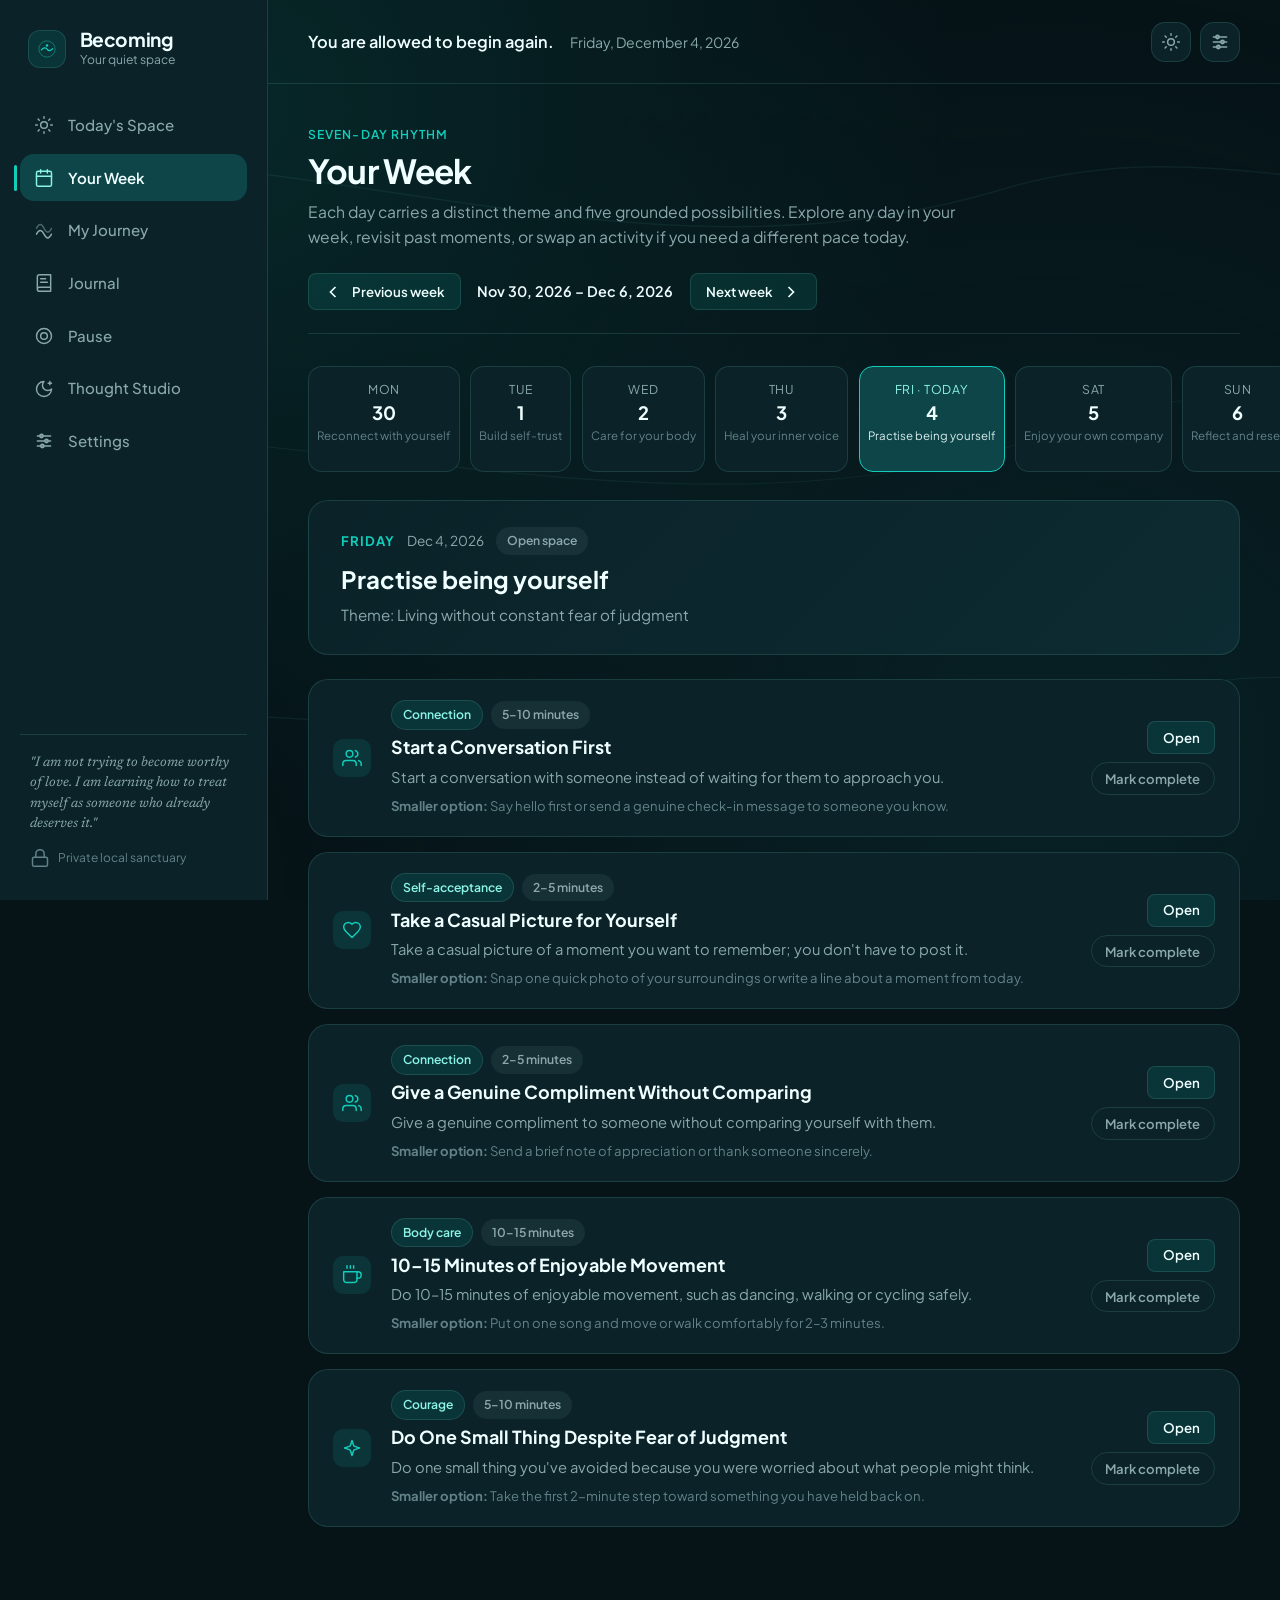
<file: week.html>
<!DOCTYPE html>
<html lang="en" data-theme="dark" data-reduced-motion="false">
<head>
  <meta charset="UTF-8" />
  <meta name="viewport" content="width=device-width, initial-scale=1.0" />
  <meta name="description" content="Becoming — Your Week. Explore the seven-day rhythm." />
  <meta name="theme-color" content="#061317" id="meta-theme-color" />
  <title>Becoming — Your Week</title>
  <link rel="icon" type="image/svg+xml" href="icon.svg" />
  <link rel="manifest" href="manifest.json" />
  <link rel="preconnect" href="https://fonts.googleapis.com" />
  <link rel="preconnect" href="https://fonts.gstatic.com" crossorigin />
  <link href="https://fonts.googleapis.com/css2?family=Newsreader:ital,opsz,wght@0,6..72,400;0,6..72,500;1,6..72,400&family=Plus+Jakarta+Sans:wght@400;500;600;700&display=swap" rel="stylesheet" />
  <script>
    (function () {
      try {
        var raw = localStorage.getItem('becoming_v1_prefs');
        var prefs = raw ? JSON.parse(raw) : {};
        var theme = prefs.theme || 'dark';
        if (theme === 'system') {
          theme = window.matchMedia('(prefers-color-scheme: light)').matches ? 'light' : 'dark';
        }
        document.documentElement.setAttribute('data-theme', theme);
        var sysMotion = window.matchMedia('(prefers-reduced-motion: reduce)').matches;
        var reduced = prefs.reducedMotion === true || sysMotion;
        document.documentElement.setAttribute('data-reduced-motion', reduced ? 'true' : 'false');
      } catch (e) {
        document.documentElement.setAttribute('data-theme', 'dark');
      }
    })();
  </script>
  <link rel="stylesheet" href="styles.css" />
</head>
<body data-page="week">
  <a href="#main-content" class="skip-link">Skip to main content</a>

  <div class="ambient-sanctuary" aria-hidden="true">
    <div class="ambient-glow ambient-glow--top"></div>
    <div class="ambient-glow ambient-glow--bottom"></div>
    <svg class="ambient-currents" viewBox="0 0 1440 900" preserveAspectRatio="xMidYMid slice" fill="none">
      <path class="current-line current-line--1" d="M-100 180 C 320 90, 680 310, 1080 190 C 1280 130, 1420 210, 1560 170" />
      <path class="current-line current-line--2" d="M-120 460 C 260 360, 740 580, 1140 430 C 1340 355, 1460 440, 1580 410" />
      <path class="current-line current-line--3" d="M-80 740 C 380 650, 820 830, 1220 700 C 1380 645, 1480 710, 1560 690" />
    </svg>
  </div>

  <div class="app-shell">
    <aside class="sanctuary-nav" aria-label="Primary Navigation">
      <div class="nav-brand">
        <a href="index.html" class="brand-link" aria-label="Becoming — Return to Today's Space">
          <span class="brand-mark" aria-hidden="true">
            <svg viewBox="0 0 32 32" fill="none">
              <circle cx="16" cy="16" r="13" stroke="currentColor" stroke-width="1.5" stroke-opacity="0.45" />
              <path d="M7 17.5C10.5 13.5 14.5 13.5 16.5 16.5C18.5 19.5 22 19.5 25 15.5" stroke="currentColor" stroke-width="2" stroke-linecap="round" />
              <circle cx="16" cy="10.5" r="2" fill="currentColor" />
            </svg>
          </span>
          <div class="brand-text">
            <span class="brand-name">Becoming</span>
            <span class="brand-tagline">Your quiet space</span>
          </div>
        </a>
      </div>

      <nav class="nav-menu" aria-label="Sections">
        <ul class="nav-list">
          <li>
            <a href="index.html" class="nav-item">
              <svg class="nav-icon" viewBox="0 0 24 24" fill="none" stroke="currentColor" stroke-width="1.75" stroke-linecap="round" stroke-linejoin="round" aria-hidden="true">
                <circle cx="12" cy="12" r="4"></circle>
                <path d="M12 2v2"></path><path d="M12 20v2"></path>
                <path d="m4.93 4.93 1.41 1.41"></path><path d="m17.66 17.66 1.41 1.41"></path>
                <path d="M2 12h2"></path><path d="M20 12h2"></path>
                <path d="m6.34 17.66-1.41 1.41"></path><path d="m19.07 4.93-1.41 1.41"></path>
              </svg>
              <span class="nav-label">Today's Space</span>
            </a>
          </li>
          <li>
            <a href="week.html" class="nav-item is-active" aria-current="page">
              <svg class="nav-icon" viewBox="0 0 24 24" fill="none" stroke="currentColor" stroke-width="1.75" stroke-linecap="round" stroke-linejoin="round" aria-hidden="true">
                <rect width="18" height="18" x="3" y="4" rx="2" ry="2"></rect>
                <line x1="16" x2="16" y1="2" y2="6"></line><line x1="8" x2="8" y1="2" y2="6"></line><line x1="3" x2="21" y1="10" y2="10"></line>
              </svg>
              <span class="nav-label">Your Week</span>
            </a>
          </li>
          <li>
            <a href="journey.html" class="nav-item">
              <svg class="nav-icon" viewBox="0 0 24 24" fill="none" stroke="currentColor" stroke-width="1.75" stroke-linecap="round" stroke-linejoin="round" aria-hidden="true">
                <path d="M3 17c3-6 6-6 9 0s6 6 9 0"></path><path d="M3 10c3-6 6-6 9 0s6 6 9 0" opacity="0.5"></path>
              </svg>
              <span class="nav-label">My Journey</span>
            </a>
          </li>
          <li>
            <a href="journal.html" class="nav-item">
              <svg class="nav-icon" viewBox="0 0 24 24" fill="none" stroke="currentColor" stroke-width="1.75" stroke-linecap="round" stroke-linejoin="round" aria-hidden="true">
                <path d="M4 19.5v-15A2.5 2.5 0 0 1 6.5 2H20v20H6.5a2.5 2.5 0 0 1 0-5H20"></path>
                <path d="M8 7h6"></path><path d="M8 11h8"></path>
              </svg>
              <span class="nav-label">Journal</span>
            </a>
          </li>
          <li>
            <a href="pause.html" class="nav-item">
              <svg class="nav-icon" viewBox="0 0 24 24" fill="none" stroke="currentColor" stroke-width="1.75" stroke-linecap="round" stroke-linejoin="round" aria-hidden="true">
                <circle cx="12" cy="12" r="9"></circle><circle cx="12" cy="12" r="4"></circle>
              </svg>
              <span class="nav-label">Pause</span>
            </a>
          </li>
          <li>
            <a href="thoughts.html" class="nav-item">
              <svg class="nav-icon" viewBox="0 0 24 24" fill="none" stroke="currentColor" stroke-width="1.75" stroke-linecap="round" stroke-linejoin="round" aria-hidden="true">
                <path d="M12 3a6 6 0 0 0 9 9 9 9 0 1 1-9-9Z"></path><path d="M19 3v4"></path><path d="M21 5h-4"></path>
              </svg>
              <span class="nav-label">Thought Studio</span>
            </a>
          </li>
          <li>
            <a href="settings.html" class="nav-item">
              <svg class="nav-icon" viewBox="0 0 24 24" fill="none" stroke="currentColor" stroke-width="1.75" stroke-linecap="round" stroke-linejoin="round" aria-hidden="true">
                <line x1="4" x2="20" y1="6" y2="6"></line><line x1="4" x2="20" y1="12" y2="12"></line><line x1="4" x2="20" y1="18" y2="18"></line>
                <circle cx="9" cy="6" r="2"></circle><circle cx="15" cy="12" r="2"></circle><circle cx="10" cy="18" r="2"></circle>
              </svg>
              <span class="nav-label">Settings</span>
            </a>
          </li>
        </ul>
      </nav>

      <div class="nav-footer">
        <p class="nav-philosophy">
          "I am not trying to become worthy of love. I am learning how to treat myself as someone who already deserves it."
        </p>
        <div class="nav-storage-pill">
          <svg class="icon-xs" viewBox="0 0 24 24" fill="none" stroke="currentColor" stroke-width="1.75" aria-hidden="true">
            <rect width="18" height="11" x="3" y="11" rx="2" ry="2"></rect><path d="M7 11V7a5 5 0 0 1 10 0v4"></path>
          </svg>
          <span>Private local sanctuary</span>
        </div>
      </div>
    </aside>

    <div class="sanctuary-workspace">
      <header class="sanctuary-header">
        <div class="header-left">
          <span class="mobile-wordmark">Becoming</span>
          <p class="header-greeting" id="header-greeting">Make room for yourself.</p>
          <p class="header-date" id="header-date">Loading local date...</p>
        </div>
        <div class="header-controls">
          <button type="button" class="icon-btn" id="quick-theme-btn" aria-label="Switch color theme" title="Switch color theme">
            <svg class="theme-icon theme-icon--sun" viewBox="0 0 24 24" fill="none" stroke="currentColor" stroke-width="1.75" stroke-linecap="round" stroke-linejoin="round" aria-hidden="true">
              <circle cx="12" cy="12" r="4"></circle>
              <path d="M12 2v2"></path><path d="M12 20v2"></path>
              <path d="m4.93 4.93 1.41 1.41"></path><path d="m17.66 17.66 1.41 1.41"></path>
              <path d="M2 12h2"></path><path d="M20 12h2"></path>
              <path d="m6.34 17.66-1.41 1.41"></path><path d="m19.07 4.93-1.41 1.41"></path>
            </svg>
            <svg class="theme-icon theme-icon--moon" viewBox="0 0 24 24" fill="none" stroke="currentColor" stroke-width="1.75" stroke-linecap="round" stroke-linejoin="round" aria-hidden="true">
              <path d="M12 3a6 6 0 0 0 9 9 9 9 0 1 1-9-9Z"></path>
            </svg>
          </button>
          <a href="settings.html" class="icon-btn" aria-label="Open Settings" title="Settings">
            <svg viewBox="0 0 24 24" fill="none" stroke="currentColor" stroke-width="1.75" stroke-linecap="round" stroke-linejoin="round" aria-hidden="true">
              <line x1="4" x2="20" y1="6" y2="6"></line><line x1="4" x2="20" y1="12" y2="12"></line><line x1="4" x2="20" y1="18" y2="18"></line>
              <circle cx="9" cy="6" r="2"></circle><circle cx="15" cy="12" r="2"></circle><circle cx="10" cy="18" r="2"></circle>
            </svg>
          </a>
        </div>
      </header>

      <main id="main-content" class="sanctuary-main">
        <section id="view-week" class="app-view is-active" aria-labelledby="week-heading">
          <div class="view-intro">
            <div class="view-intro__text">
              <span class="eyebrow-label">Seven-Day Rhythm</span>
              <h1 id="week-heading" class="view-title">Your Week</h1>
              <p class="view-description">
                Each day carries a distinct theme and five grounded possibilities. Explore any day in your week, revisit past moments, or swap an activity if you need a different pace today.
              </p>
            </div>
            <div class="week-range-controls">
              <button type="button" class="btn btn--subtle btn--sm" id="week-prev-btn" aria-label="View previous week">
                <svg class="icon-xs" viewBox="0 0 24 24" fill="none" stroke="currentColor" stroke-width="2" aria-hidden="true"><path d="m15 18-6-6 6-6"></path></svg>
                <span>Previous week</span>
              </button>
              <span class="week-range-label" id="week-date-range">Current Week</span>
              <button type="button" class="btn btn--subtle btn--sm" id="week-current-btn" hidden>Return to this week</button>
              <button type="button" class="btn btn--subtle btn--sm" id="week-next-btn" aria-label="View next week">
                <span>Next week</span>
                <svg class="icon-xs" viewBox="0 0 24 24" fill="none" stroke="currentColor" stroke-width="2" aria-hidden="true"><path d="m9 18 6-6-6-6"></path></svg>
              </button>
            </div>
          </div>

          <div id="week-day-selector" class="week-day-ribbon" role="tablist" aria-label="Select a day of the week"></div>

          <div class="week-day-banner">
            <div class="week-day-banner__info">
              <div class="week-day-banner__top">
                <span class="week-day-name" id="week-selected-day-name">Monday</span>
                <span class="week-day-date" id="week-selected-date">Date</span>
                <span class="week-day-status" id="week-selected-status"></span>
              </div>
              <h2 class="week-day-theme" id="week-selected-theme">Reconnect</h2>
              <p class="week-day-desc" id="week-selected-desc">
                Begin the week by reconnecting with yourself, without demanding immediate change.
              </p>
            </div>
            <div class="week-day-banner__actions">
              <button type="button" class="btn btn--subtle btn--sm" id="week-restore-day-btn" hidden>
                Restore original day plan
              </button>
            </div>
          </div>

          <div id="week-activities-container" class="week-activities-stream"></div>
        </section>
      </main>
    </div>
  </div>

  <!-- Activity Detail Modal -->
  <div id="activity-modal-backdrop" class="modal-backdrop" hidden>
    <div id="activity-modal" class="sanctuary-modal activity-modal" role="dialog" aria-modal="true" aria-labelledby="modal-activity-title">
      <div class="modal-top-bar">
        <div class="modal-badges">
          <span class="category-tag" id="modal-activity-category">Category</span>
          <span class="duration-tag" id="modal-activity-duration">5 minutes</span>
          <span class="status-tag" id="modal-activity-status-pill" hidden>Completed</span>
        </div>
        <button type="button" class="icon-btn icon-btn--sm" id="modal-close-btn" aria-label="Close activity without completing">
          <svg viewBox="0 0 24 24" fill="none" stroke="currentColor" stroke-width="2" aria-hidden="true">
            <line x1="18" x2="6" y1="6" y2="18"></line><line x1="6" x2="18" y1="6" y2="18"></line>
          </svg>
        </button>
      </div>
      <div class="modal-body">
        <h2 id="modal-activity-title" class="modal-title">Activity Title</h2>
        <p id="modal-activity-purpose" class="modal-purpose"></p>
        <div class="approach-selector" role="group" aria-label="Choose your pace">
          <button type="button" class="approach-tab is-active" id="modal-standard-tab">Full invitation</button>
          <button type="button" class="approach-tab" id="modal-smaller-tab">Smaller version (low energy)</button>
        </div>
        <div id="modal-instructions-box" class="instructions-card">
          <p id="modal-activity-instructions" class="instructions-text"></p>
        </div>
        <div id="modal-smaller-box" class="instructions-card instructions-card--smaller" hidden>
          <span class="smaller-badge">1-Minute / Low-Friction Alternative</span>
          <p id="modal-activity-smaller" class="instructions-text"></p>
        </div>
        <div class="modal-timer-box" id="modal-timer-section">
          <div class="modal-timer-header">
            <span class="timer-label">Optional Companion Timer</span>
            <div class="timer-preset-chips">
              <button type="button" class="mini-chip" data-modal-timer-set="60">1m</button>
              <button type="button" class="mini-chip" data-modal-timer-set="180">3m</button>
              <button type="button" class="mini-chip" data-modal-timer-set="300">5m</button>
              <button type="button" class="mini-chip" data-modal-timer-set="600">10m</button>
            </div>
          </div>
          <div class="modal-timer-main">
            <span class="modal-timer-readout" id="modal-timer-display">05:00</span>
            <div class="modal-timer-btns">
              <button type="button" class="btn btn--subtle btn--sm" id="modal-timer-toggle-btn">Start timer</button>
              <button type="button" class="btn btn--ghost btn--sm" id="modal-timer-reset-btn">Reset</button>
            </div>
          </div>
        </div>
        <div id="modal-voice-workspace" class="special-workspace" hidden>
          <h3 class="workspace-heading">Private Voice Note (In-Memory)</h3>
          <p class="workspace-note">Record a brief voice note privately in your browser. You do not have to listen to it afterward.</p>
          <div class="voice-controls">
            <button type="button" class="btn btn--subtle btn--sm" id="voice-record-btn">Start recording</button>
            <button type="button" class="btn btn--subtle btn--sm" id="voice-stop-btn" hidden>Stop recording</button>
            <span class="voice-status" id="voice-status-text">Ready</span>
          </div>
          <audio id="voice-audio-player" class="voice-player" controls hidden></audio>
        </div>
        <div id="modal-memory-workspace" class="special-workspace" hidden>
          <h3 class="workspace-heading">Preserve an Ordinary Moment</h3>
          <p class="workspace-note">Describe the moment below, or attach a lightweight private photo to keep locally.</p>
          <label class="file-upload-btn btn btn--subtle btn--sm">
            <span>Attach optional photo</span>
            <input type="file" id="memory-photo-input" accept="image/*" hidden />
          </label>
          <div id="memory-photo-preview-wrap" class="memory-preview-wrap" hidden>
            <img id="memory-photo-preview" alt="Attached memory preview" class="memory-preview-img" />
            <button type="button" class="text-link-btn" id="memory-photo-remove-btn">Remove photo</button>
          </div>
        </div>
        <div class="modal-reflection-box">
          <label for="modal-reflection-input" class="reflection-label" id="modal-reflection-prompt">Optional reflection</label>
          <textarea id="modal-reflection-input" class="sanctuary-textarea" rows="3" placeholder="Optional: Jot down a thought, or leave this blank..."></textarea>
        </div>
      </div>
      <div class="modal-footer">
        <div class="modal-footer-left">
          <button type="button" class="text-link-btn" id="modal-swap-btn">Swap for another activity</button>
          <span aria-hidden="true">·</span>
          <button type="button" class="text-link-btn" id="modal-hide-btn">Hide activity</button>
        </div>
        <div class="modal-footer-right">
          <button type="button" class="btn btn--ghost" id="modal-cancel-btn">Leave for now</button>
          <button type="button" class="btn btn--primary" id="modal-complete-btn">Mark as Complete</button>
        </div>
      </div>
    </div>
  </div>

  <!-- Swap Activity Modal -->
  <div id="swap-modal-backdrop" class="modal-backdrop" hidden>
    <div id="swap-modal" class="sanctuary-modal swap-modal" role="dialog" aria-modal="true" aria-labelledby="swap-modal-title">
      <div class="modal-top-bar">
        <h2 id="swap-modal-title" class="modal-title">Choose an Alternative Activity</h2>
        <button type="button" class="icon-btn icon-btn--sm" id="swap-modal-close-btn" aria-label="Close swap dialog">
          <svg viewBox="0 0 24 24" fill="none" stroke="currentColor" stroke-width="2" aria-hidden="true">
            <line x1="18" x2="6" y1="6" y2="18"></line><line x1="6" x2="18" y1="6" y2="18"></line>
          </svg>
        </button>
      </div>
      <p class="modal-purpose">Select any activity below to replace this slot for the selected day.</p>
      <div id="swap-options-list" class="swap-options-list"></div>
    </div>
  </div>

  <!-- Confirm Modal & Toast -->
  <div id="confirm-modal-backdrop" class="modal-backdrop" hidden>
    <div id="confirm-modal" class="sanctuary-modal confirm-modal" role="alertdialog" aria-modal="true" aria-labelledby="confirm-modal-title" aria-describedby="confirm-modal-desc">
      <h2 id="confirm-modal-title" class="modal-title">Confirm Action</h2>
      <p id="confirm-modal-desc" class="modal-purpose"></p>
      <div class="confirm-modal-actions">
        <button type="button" class="btn btn--ghost" id="confirm-cancel-btn">Cancel</button>
        <button type="button" class="btn btn--danger" id="confirm-accept-btn">Confirm</button>
      </div>
    </div>
  </div>
  <div id="sanctuary-toast" class="sanctuary-toast" role="status" aria-live="polite" hidden></div>

  <script src="script.js"></script>
</body>
</html>
</file>
<file: styles.css>
/* ==========================================================================
   BECOMING — THE TURQUOISE DIGITAL SANCTUARY (styles.css)
   Architecture: Design Tokens -> Base & Reset -> Shell & Nav ->
   7 Distinct Section Layouts -> Modals & Interactive States -> Responsive
   ========================================================================== */

/* --------------------------------------------------------------------------
   1. DESIGN TOKENS & DUAL THEME PALETTES
   -------------------------------------------------------------------------- */
:root,
html[data-theme="dark"] {
  /* Core Palette — Dark Sanctuary */
  --bg-main: #061317;
  --bg-surface: #0A2228;
  --bg-surface-elevated: #0d2b32;
  --bg-selected: #0D4549;
  --bg-writing: #081b20;
  --bg-overlay: rgba(4, 14, 17, 0.82);

  /* Accents & Highlights */
  --accent-primary: #13CDBB;
  --accent-primary-hover: #2ce0ce;
  --accent-soft: #8CF5E7;
  --accent-subtle-bg: rgba(19, 205, 187, 0.11);
  --accent-subtle-bg-strong: rgba(19, 205, 187, 0.2);

  /* Typography Colors */
  --text-main: #F0FFFF;
  --text-secondary: #8BA8AC;
  --text-muted: #638287;
  --text-on-accent: #04191B;

  /* Borders & Dividers */
  --border-subtle: rgba(140, 245, 231, 0.13);
  --border-strong: rgba(140, 245, 231, 0.28);
  --border-focus: #13CDBB;

  /* Semantic Non-Punitive Status Colors */
  --danger-color: #f28b82;
  --danger-bg: rgba(242, 139, 130, 0.12);
  --danger-border: rgba(242, 139, 130, 0.3);

  /* Atmospheric Lighting & Shadows */
  --shadow-soft: 0 14px 36px -12px rgba(2, 8, 10, 0.65);
  --shadow-modal: 0 24px 60px -15px rgba(0, 0, 0, 0.8);
  --glow-top: radial-gradient(circle at 18% 12%, rgba(19, 205, 187, 0.11), transparent 55%);
  --glow-bottom: radial-gradient(circle at 82% 85%, rgba(13, 69, 73, 0.28), transparent 60%);
  --current-stroke: rgba(140, 245, 231, 0.07);
}

html[data-theme="light"] {
  /* Core Palette — Porcelain & Sea Glass */
  --bg-main: #F0FAF9;
  --bg-surface: #DDF5F1;
  --bg-surface-elevated: #E7F8F5;
  --bg-selected: #10474A;
  --bg-writing: #FFFFFF;
  --bg-overlay: rgba(16, 44, 48, 0.55);

  /* Accents & Highlights */
  --accent-primary: #087E83;
  --accent-primary-hover: #06666a;
  --accent-soft: #10474A;
  --accent-subtle-bg: rgba(8, 126, 131, 0.1);
  --accent-subtle-bg-strong: rgba(8, 126, 131, 0.18);

  /* Typography Colors */
  --text-main: #102C30;
  --text-secondary: #607C80;
  --text-muted: #4E696D;
  --text-on-accent: #F0FAF9;

  /* Borders & Dividers */
  --border-subtle: rgba(16, 71, 74, 0.12);
  --border-strong: rgba(16, 71, 74, 0.26);
  --border-focus: #087E83;

  /* Semantic Status Colors */
  --danger-color: #b3261e;
  --danger-bg: rgba(179, 38, 30, 0.08);
  --danger-border: rgba(179, 38, 30, 0.25);

  /* Atmospheric Lighting & Shadows */
  --shadow-soft: 0 12px 32px -10px rgba(16, 44, 48, 0.08);
  --shadow-modal: 0 24px 56px -12px rgba(16, 44, 48, 0.22);
  --glow-top: radial-gradient(circle at 20% 10%, rgba(8, 126, 131, 0.08), transparent 55%);
  --glow-bottom: radial-gradient(circle at 80% 85%, rgba(16, 71, 74, 0.07), transparent 60%);
  --current-stroke: rgba(16, 71, 74, 0.07);
}

/* Shared Layout & Typography Tokens */
:root {
  --font-sans: 'Plus Jakarta Sans', -apple-system, BlinkMacSystemFont, 'Segoe UI', Roboto, sans-serif;
  --font-serif: 'Newsreader', Georgia, 'Times New Roman', serif;

  --radius-sm: 8px;
  --radius-md: 14px;
  --radius-lg: 20px;
  --radius-xl: 28px;
  --radius-pill: 999px;

  --sidebar-width: 268px;
  --content-max-width: 1140px;
  --transition-fast: 160ms cubic-bezier(0.22, 1, 0.36, 1);
  --transition-smooth: 320ms cubic-bezier(0.22, 1, 0.36, 1);
}

/* --------------------------------------------------------------------------
   2. RESET, ACCESSIBILITY & GLOBAL BASE
   -------------------------------------------------------------------------- */
*,
*::before,
*::after {
  box-sizing: border-box;
  margin: 0;
  padding: 0;
}

[hidden] {
  display: none !important;
}

html {
  font-size: 16px;
  -webkit-text-size-adjust: 100%;
  scroll-behavior: smooth;
}

body {
  min-height: 100vh;
  background-color: var(--bg-main);
  color: var(--text-main);
  font-family: var(--font-sans);
  line-height: 1.6;
  overflow-x: hidden;
  transition: background-color var(--transition-smooth), color var(--transition-smooth);
  -webkit-font-smoothing: antialiased;
}

/* Accessibility Utilities */
.sr-only {
  position: absolute;
  width: 1px;
  height: 1px;
  padding: 0;
  margin: -1px;
  overflow: hidden;
  clip: rect(0, 0, 0, 0);
  white-space: nowrap;
  border: 0;
}

.skip-link {
  position: fixed;
  top: -100px;
  left: 1.5rem;
  z-index: 9999;
  background: var(--accent-primary);
  color: var(--text-on-accent);
  padding: 0.65rem 1.25rem;
  border-radius: var(--radius-md);
  font-weight: 600;
  text-decoration: none;
  transition: top var(--transition-fast);
}

.skip-link:focus {
  top: 1rem;
}

:focus-visible {
  outline: 2px solid var(--border-focus);
  outline-offset: 3px;
}

button,
input,
select,
textarea {
  font-family: inherit;
  font-size: inherit;
  color: inherit;
}

button {
  cursor: pointer;
  background: none;
  border: none;
}

/* --------------------------------------------------------------------------
   3. AMBIENT OCEAN SANCTUARY BACKGROUND
   -------------------------------------------------------------------------- */
.ambient-sanctuary {
  position: fixed;
  inset: 0;
  pointer-events: none;
  z-index: 0;
  overflow: hidden;
}

.ambient-glow {
  position: absolute;
  inset: 0;
}

.ambient-glow--top {
  background: var(--glow-top);
}

.ambient-glow--bottom {
  background: var(--glow-bottom);
}

.ambient-currents {
  position: absolute;
  width: 100%;
  height: 100%;
  opacity: 0.85;
}

.current-line {
  stroke: var(--current-stroke);
  stroke-width: 1.5;
  vector-effect: non-scaling-stroke;
  animation: driftCurrent 26s ease-in-out infinite alternate;
}

.current-line--2 {
  stroke-width: 1.1;
  animation-duration: 34s;
  animation-direction: alternate-reverse;
}

.current-line--3 {
  stroke-width: 1.3;
  animation-duration: 40s;
}

@keyframes driftCurrent {
  0% {
    transform: translateY(0px) translateX(0px);
  }
  100% {
    transform: translateY(-18px) translateX(14px);
  }
}

/* --------------------------------------------------------------------------
   4. APPLICATION SHELL, SIDEBAR & HEADER
   -------------------------------------------------------------------------- */
.app-shell {
  position: relative;
  z-index: 1;
  display: grid;
  grid-template-columns: var(--sidebar-width) minmax(0, 1fr);
  min-height: 100vh;
}

/* Left Sidebar Navigation */
.sanctuary-nav {
  position: sticky;
  top: 0;
  height: 100vh;
  display: flex;
  flex-direction: column;
  justify-content: space-between;
  padding: 1.75rem 1.25rem;
  background: var(--bg-surface);
  border-right: 1px solid var(--border-subtle);
  transition: background-color var(--transition-smooth), border-color var(--transition-smooth);
}

.nav-brand {
  margin-bottom: 2rem;
  padding: 0 0.5rem;
}

.brand-link {
  display: flex;
  align-items: center;
  gap: 0.85rem;
  text-decoration: none;
  color: var(--text-main);
}

.brand-mark {
  width: 38px;
  height: 38px;
  display: grid;
  place-items: center;
  border-radius: 12px;
  background: var(--accent-subtle-bg);
  color: var(--accent-primary);
  border: 1px solid var(--border-subtle);
  flex-shrink: 0;
}

.brand-mark svg {
  width: 24px;
  height: 24px;
}

.brand-text {
  display: flex;
  flex-direction: column;
}

.brand-name {
  font-size: 1.2rem;
  font-weight: 700;
  letter-spacing: -0.02em;
  line-height: 1.15;
}

.brand-tagline {
  font-size: 0.76rem;
  color: var(--text-secondary);
}

.nav-menu {
  flex: 1;
}

.nav-list {
  list-style: none;
  display: flex;
  flex-direction: column;
  gap: 0.35rem;
}

.nav-item {
  width: 100%;
  display: flex;
  align-items: center;
  gap: 0.85rem;
  padding: 0.72rem 0.9rem;
  border-radius: var(--radius-md);
  color: var(--text-secondary);
  font-weight: 500;
  font-size: 0.94rem;
  text-align: left;
  text-decoration: none;
  transition: all var(--transition-fast);
  position: relative;
}

.nav-item:hover {
  color: var(--text-main);
  background: var(--accent-subtle-bg);
}

.nav-item.is-active {
  color: var(--text-main);
  background: var(--bg-selected);
  font-weight: 600;
}

html[data-theme="light"] .nav-item.is-active {
  color: #F0FAF9;
}

.nav-item.is-active::before {
  content: "";
  position: absolute;
  left: -0.4rem;
  top: 22%;
  bottom: 22%;
  width: 3px;
  border-radius: var(--radius-pill);
  background: var(--accent-primary);
}

.nav-icon {
  width: 19px;
  height: 19px;
  flex-shrink: 0;
  color: currentColor;
}

.nav-item.is-active .nav-icon {
  color: var(--accent-soft);
}

html[data-theme="light"] .nav-item.is-active .nav-icon {
  color: #8CF5E7;
}

.nav-footer {
  padding: 1.1rem 0.65rem 0.25rem;
  border-top: 1px solid var(--border-subtle);
  display: flex;
  flex-direction: column;
  gap: 0.85rem;
}

.nav-philosophy {
  font-family: var(--font-serif);
  font-style: italic;
  font-size: 0.86rem;
  line-height: 1.48;
  color: var(--text-secondary);
}

.nav-storage-pill {
  display: inline-flex;
  align-items: center;
  gap: 0.45rem;
  font-size: 0.75rem;
  color: var(--text-muted);
}

.icon-xs {
  width: 15px;
  height: 15px;
  flex-shrink: 0;
}

/* Main Workspace & Top Header */
.sanctuary-workspace {
  display: flex;
  flex-direction: column;
  min-width: 0;
}

.sanctuary-header {
  display: flex;
  align-items: center;
  justify-content: space-between;
  gap: 1rem;
  padding: 1.35rem 2.5rem;
  border-bottom: 1px solid var(--border-subtle);
  background: transparent;
}

.header-left {
  display: flex;
  align-items: baseline;
  gap: 1rem;
  flex-wrap: wrap;
}

.mobile-wordmark {
  display: none;
  font-weight: 700;
  font-size: 1.1rem;
  color: var(--accent-primary);
}

.header-greeting {
  font-size: 1.02rem;
  font-weight: 600;
  color: var(--text-main);
}

.header-date {
  font-size: 0.88rem;
  color: var(--text-secondary);
}

.header-controls {
  display: flex;
  align-items: center;
  gap: 0.55rem;
}

/* Theme Icon Switching */
html[data-theme="dark"] .theme-icon--moon {
  display: none;
}

html[data-theme="light"] .theme-icon--sun {
  display: none;
}

/* Main Content Area */
.sanctuary-main {
  flex: 1;
  width: 100%;
  max-width: var(--content-max-width);
  margin: 0 auto;
  padding: 2.25rem 2.5rem 5rem;
}

.app-view {
  animation: viewFadeIn 260ms ease-out;
}

@keyframes viewFadeIn {
  from {
    opacity: 0;
    transform: translateY(6px);
  }
  to {
    opacity: 1;
    transform: translateY(0);
  }
}

/* --------------------------------------------------------------------------
   5. REUSABLE UI CONTROLS (BUTTONS, INPUTS, TAGS)
   -------------------------------------------------------------------------- */
.btn {
  display: inline-flex;
  align-items: center;
  justify-content: center;
  gap: 0.55rem;
  padding: 0.7rem 1.25rem;
  border-radius: var(--radius-md);
  font-weight: 600;
  font-size: 0.92rem;
  line-height: 1.2;
  transition: all var(--transition-fast);
  border: 1px solid transparent;
  white-space: nowrap;
}

.btn:disabled {
  opacity: 0.45;
  cursor: not-allowed;
}

.btn--primary {
  background: var(--accent-primary);
  color: var(--text-on-accent);
}

.btn--primary:hover:not(:disabled) {
  background: var(--accent-primary-hover);
  transform: translateY(-1px);
}

.btn--subtle {
  background: var(--accent-subtle-bg);
  color: var(--text-main);
  border-color: var(--border-subtle);
}

.btn--subtle:hover:not(:disabled) {
  background: var(--accent-subtle-bg-strong);
  border-color: var(--border-strong);
}

.btn--ghost {
  background: transparent;
  color: var(--text-secondary);
  border-color: var(--border-subtle);
}

.btn--ghost:hover:not(:disabled) {
  color: var(--text-main);
  background: var(--accent-subtle-bg);
}

.btn--danger-outline {
  background: transparent;
  color: var(--danger-color);
  border-color: var(--danger-border);
}

.btn--danger-outline:hover:not(:disabled) {
  background: var(--danger-bg);
}

.btn--danger {
  background: var(--danger-color);
  color: #1a0605;
}

.btn--sm {
  padding: 0.48rem 0.9rem;
  font-size: 0.83rem;
  border-radius: var(--radius-sm);
}

.btn--lg {
  padding: 0.9rem 1.85rem;
  font-size: 1rem;
  border-radius: var(--radius-lg);
}

.btn-icon {
  width: 18px;
  height: 18px;
  flex-shrink: 0;
}

.icon-btn {
  width: 40px;
  height: 40px;
  border-radius: var(--radius-md);
  display: inline-grid;
  place-items: center;
  color: var(--text-secondary);
  background: var(--bg-surface);
  border: 1px solid var(--border-subtle);
  transition: all var(--transition-fast);
}

.icon-btn:hover {
  color: var(--text-main);
  border-color: var(--border-strong);
  background: var(--accent-subtle-bg);
}

.icon-btn svg {
  width: 19px;
  height: 19px;
}

.icon-btn--sm {
  width: 34px;
  height: 34px;
  border-radius: var(--radius-sm);
}

.text-link-btn {
  color: var(--accent-primary);
  font-size: 0.85rem;
  font-weight: 500;
  text-decoration: underline;
  text-underline-offset: 3px;
  transition: opacity var(--transition-fast);
}

.text-link-btn:hover {
  opacity: 0.8;
}

/* Inputs & Textareas */
.sanctuary-input,
.sanctuary-textarea,
.sanctuary-select {
  width: 100%;
  background: var(--bg-writing);
  color: var(--text-main);
  border: 1px solid var(--border-subtle);
  border-radius: var(--radius-md);
  padding: 0.78rem 1rem;
  font-size: 0.95rem;
  line-height: 1.55;
  transition: border-color var(--transition-fast), box-shadow var(--transition-fast);
}

.sanctuary-textarea {
  resize: vertical;
}

.sanctuary-input::placeholder,
.sanctuary-textarea::placeholder {
  color: var(--text-muted);
}

.sanctuary-input:focus,
.sanctuary-textarea:focus,
.sanctuary-select:focus {
  outline: none;
  border-color: var(--accent-primary);
  box-shadow: 0 0 0 3px var(--accent-subtle-bg);
}

/* Common View Header Pattern */
.view-intro {
  display: flex;
  align-items: flex-end;
  justify-content: space-between;
  gap: 1.5rem;
  flex-wrap: wrap;
  margin-bottom: 2rem;
  padding-bottom: 1.4rem;
  border-bottom: 1px solid var(--border-subtle);
}

.view-intro__text {
  max-width: 680px;
}

.eyebrow-label {
  display: inline-block;
  font-size: 0.76rem;
  font-weight: 600;
  text-transform: uppercase;
  letter-spacing: 0.09em;
  color: var(--accent-primary);
  margin-bottom: 0.4rem;
}

.view-title {
  font-size: clamp(1.65rem, 2.6vw, 2.2rem);
  font-weight: 700;
  letter-spacing: -0.025em;
  line-height: 1.2;
  margin-bottom: 0.5rem;
}

.view-description {
  color: var(--text-secondary);
  font-size: 0.98rem;
  line-height: 1.6;
}

.category-tag,
.duration-tag,
.status-tag {
  display: inline-flex;
  align-items: center;
  gap: 0.35rem;
  padding: 0.25rem 0.68rem;
  border-radius: var(--radius-pill);
  font-size: 0.76rem;
  font-weight: 600;
}

.category-tag {
  background: var(--accent-subtle-bg);
  color: var(--accent-soft);
  border: 1px solid var(--border-subtle);
}

html[data-theme="light"] .category-tag {
  color: var(--accent-primary);
}

.duration-tag {
  color: var(--text-secondary);
  background: rgba(139, 168, 172, 0.1);
}

.status-tag {
  background: var(--bg-selected);
  color: var(--accent-soft);
}

html[data-theme="light"] .status-tag {
  color: #F0FAF9;
}

/* --------------------------------------------------------------------------
   6. SECTION 1: TODAY'S SPACE (ASYMMETRIC HERO & SCHEDULE)
   -------------------------------------------------------------------------- */
.today-hero {
  position: relative;
  display: grid;
  grid-template-columns: 1.25fr 0.85fr;
  align-items: center;
  gap: 2rem;
  padding: 2.4rem 2.5rem;
  border-radius: var(--radius-xl);
  background: linear-gradient(135deg, var(--bg-surface) 0%, var(--bg-surface-elevated) 100%);
  border: 1px solid var(--border-subtle);
  box-shadow: var(--shadow-soft);
  margin-bottom: 2.5rem;
  overflow: hidden;
}

.hero-eyebrow {
  display: inline-flex;
  align-items: center;
  gap: 0.65rem;
  flex-wrap: wrap;
  margin-bottom: 1rem;
}

.theme-pill {
  padding: 0.28rem 0.75rem;
  border-radius: var(--radius-pill);
  background: var(--bg-selected);
  color: var(--accent-soft);
  font-size: 0.78rem;
  font-weight: 600;
}

html[data-theme="light"] .theme-pill {
  color: #F0FAF9;
}

.hero-divider {
  width: 4px;
  height: 4px;
  border-radius: 50%;
  background: var(--text-muted);
}

.hero-rule-note {
  font-size: 0.82rem;
  color: var(--text-secondary);
}

.today-hero__title {
  font-size: clamp(1.6rem, 2.8vw, 2.25rem);
  font-weight: 700;
  line-height: 1.22;
  letter-spacing: -0.025em;
  margin-bottom: 0.9rem;
}

.today-hero__status {
  font-family: var(--font-serif);
  font-size: 1.14rem;
  color: var(--accent-soft);
  margin-bottom: 1.65rem;
}

html[data-theme="light"] .today-hero__status {
  color: var(--accent-primary);
}

.today-hero__actions {
  display: flex;
  align-items: center;
  gap: 0.85rem;
  flex-wrap: wrap;
}

.today-hero__art {
  display: flex;
  justify-content: center;
  align-items: center;
  color: var(--accent-primary);
}

.sanctuary-horizon-svg {
  width: 100%;
  max-width: 390px;
  height: auto;
}

/* Today's Schedule Header */
.section-bar {
  display: flex;
  align-items: flex-end;
  justify-content: space-between;
  gap: 1rem;
  flex-wrap: wrap;
  margin-bottom: 1.35rem;
}

.section-title {
  font-size: 1.3rem;
  font-weight: 700;
  letter-spacing: -0.015em;
}

.section-subtitle {
  font-size: 0.92rem;
  color: var(--text-secondary);
  margin-top: 0.2rem;
}

.participation-badge {
  display: inline-flex;
  align-items: center;
  gap: 0.45rem;
  padding: 0.4rem 0.9rem;
  border-radius: var(--radius-pill);
  font-size: 0.82rem;
  font-weight: 500;
  background: var(--bg-surface);
  color: var(--text-secondary);
  border: 1px solid var(--border-subtle);
}

.participation-badge.is-participated {
  background: var(--bg-selected);
  color: var(--accent-soft);
  border-color: var(--border-strong);
}

html[data-theme="light"] .participation-badge.is-participated {
  color: #F0FAF9;
}

.subtle-banner {
  display: flex;
  align-items: center;
  justify-content: space-between;
  gap: 1rem;
  padding: 0.85rem 1.2rem;
  border-radius: var(--radius-md);
  background: var(--bg-surface);
  border: 1px solid var(--border-subtle);
  font-size: 0.88rem;
  color: var(--text-secondary);
  margin-bottom: 1.25rem;
}

/* Asymmetric Daily Activities Layout (1 Focal Card + 4 Flowing Stream Rows) */
.today-activities-layout {
  display: grid;
  grid-template-columns: 1.05fr 1.25fr;
  gap: 1.5rem;
  align-items: start;
}

.today-focal-slot {
  position: relative;
}

.today-stream-slot {
  display: flex;
  flex-direction: column;
  gap: 0.9rem;
}

.activity-card {
  position: relative;
  background: var(--bg-surface);
  border: 1px solid var(--border-subtle);
  border-radius: var(--radius-lg);
  padding: 1.4rem 1.5rem;
  transition: transform var(--transition-fast), border-color var(--transition-fast), background-color var(--transition-fast);
  display: flex;
  flex-direction: column;
  justify-content: space-between;
}

.activity-card:hover {
  border-color: var(--border-strong);
  transform: translateY(-2px);
}

/* Featured Focal Invitation (Activity 1) */
.activity-card--focal {
  padding: 2rem;
  background: linear-gradient(160deg, var(--bg-surface) 0%, var(--bg-surface-elevated) 100%);
  border-color: var(--border-strong);
  min-height: 100%;
}

.focal-eyebrow {
  display: inline-flex;
  align-items: center;
  gap: 0.45rem;
  font-size: 0.75rem;
  font-weight: 600;
  text-transform: uppercase;
  letter-spacing: 0.08em;
  color: var(--accent-primary);
  margin-bottom: 0.85rem;
}

.activity-card__top {
  display: flex;
  align-items: center;
  justify-content: space-between;
  gap: 0.75rem;
  margin-bottom: 0.75rem;
}

.activity-card__meta {
  display: flex;
  align-items: center;
  gap: 0.5rem;
  flex-wrap: wrap;
}

.activity-card__icon-box {
  width: 38px;
  height: 38px;
  border-radius: 10px;
  background: var(--accent-subtle-bg);
  color: var(--accent-primary);
  display: grid;
  place-items: center;
  flex-shrink: 0;
}

.activity-card__icon-box svg {
  width: 20px;
  height: 20px;
}

.activity-card__title {
  font-size: 1.12rem;
  font-weight: 700;
  color: var(--text-main);
  margin-bottom: 0.45rem;
  line-height: 1.3;
}

.activity-card--focal .activity-card__title {
  font-size: 1.4rem;
  margin-bottom: 0.65rem;
}

.activity-card__desc {
  font-size: 0.92rem;
  color: var(--text-secondary);
  line-height: 1.58;
  margin-bottom: 1rem;
}

.activity-card__smaller-note {
  padding: 0.65rem 0.9rem;
  border-radius: var(--radius-sm);
  background: var(--bg-main);
  border-left: 2px solid var(--accent-primary);
  font-size: 0.83rem;
  color: var(--text-secondary);
  margin-bottom: 1.25rem;
}

.activity-card__smaller-note strong {
  color: var(--text-main);
  font-weight: 600;
}

.activity-card__footer {
  display: flex;
  align-items: center;
  justify-content: space-between;
  gap: 0.75rem;
  padding-top: 0.85rem;
  border-top: 1px solid var(--border-subtle);
}

/* Completed Activity Visual State (Calm, Non-Flashy) */
.activity-card.is-completed {
  background: var(--bg-main);
  border-color: var(--border-strong);
}

.activity-card.is-completed .activity-card__title {
  color: var(--accent-soft);
}

html[data-theme="light"] .activity-card.is-completed .activity-card__title {
  color: var(--accent-primary);
}

.complete-toggle-btn {
  display: inline-flex;
  align-items: center;
  gap: 0.45rem;
  padding: 0.42rem 0.85rem;
  border-radius: var(--radius-pill);
  font-size: 0.82rem;
  font-weight: 600;
  color: var(--text-secondary);
  background: transparent;
  border: 1px solid var(--border-subtle);
  transition: all var(--transition-fast);
}

.complete-toggle-btn:hover {
  color: var(--text-main);
  border-color: var(--accent-primary);
  background: var(--accent-subtle-bg);
}

.complete-toggle-btn.is-done {
  background: var(--bg-selected);
  color: var(--accent-soft);
  border-color: transparent;
}

html[data-theme="light"] .complete-toggle-btn.is-done {
  color: #F0FAF9;
}

/* --------------------------------------------------------------------------
   7. SECTION 2: YOUR WEEK (7-DAY RIBBON & STREAM)
   -------------------------------------------------------------------------- */
.week-range-controls {
  display: flex;
  align-items: center;
  gap: 0.65rem;
  flex-wrap: wrap;
}

.week-range-label {
  font-size: 0.9rem;
  font-weight: 600;
  color: var(--text-main);
  padding: 0 0.4rem;
}

.week-day-ribbon {
  display: grid;
  grid-template-columns: repeat(7, 1fr);
  gap: 0.65rem;
  margin-bottom: 1.75rem;
}

.week-day-tab {
  display: flex;
  flex-direction: column;
  align-items: center;
  padding: 0.9rem 0.5rem;
  border-radius: var(--radius-md);
  background: var(--bg-surface);
  border: 1px solid var(--border-subtle);
  transition: all var(--transition-fast);
  position: relative;
}

.week-day-tab:hover {
  border-color: var(--border-strong);
  transform: translateY(-1px);
}

.week-day-tab.is-active {
  background: var(--bg-selected);
  border-color: var(--accent-primary);
  color: var(--text-main);
}

html[data-theme="light"] .week-day-tab.is-active {
  color: #F0FAF9;
}

.day-tab-short {
  font-size: 0.76rem;
  text-transform: uppercase;
  letter-spacing: 0.06em;
  color: var(--text-secondary);
  margin-bottom: 0.25rem;
}

.week-day-tab.is-active .day-tab-short {
  color: var(--accent-soft);
}

html[data-theme="light"] .week-day-tab.is-active .day-tab-short {
  color: #DDF5F1;
}

.day-tab-num {
  font-size: 1.15rem;
  font-weight: 700;
}

.day-tab-theme {
  font-size: 0.72rem;
  color: var(--text-muted);
  margin-top: 0.25rem;
  white-space: nowrap;
  overflow: hidden;
  text-overflow: ellipsis;
  max-width: 100%;
}

.week-day-tab.is-active .day-tab-theme {
  color: var(--text-main);
  opacity: 0.9;
}

html[data-theme="light"] .week-day-tab.is-active .day-tab-theme {
  color: #FFFFFF;
}

.day-tab-dot {
  width: 6px;
  height: 6px;
  border-radius: 50%;
  margin-top: 0.45rem;
  background: transparent;
}

.week-day-tab.has-participated .day-tab-dot {
  background: var(--accent-primary);
  box-shadow: 0 0 8px var(--accent-primary);
}

/* Selected Day Theme Banner */
.week-day-banner {
  display: flex;
  align-items: center;
  justify-content: space-between;
  gap: 1.5rem;
  flex-wrap: wrap;
  padding: 1.65rem 2rem;
  border-radius: var(--radius-lg);
  background: linear-gradient(135deg, var(--bg-surface) 0%, var(--bg-surface-elevated) 100%);
  border: 1px solid var(--border-subtle);
  margin-bottom: 1.5rem;
}

.week-day-banner__top {
  display: flex;
  align-items: center;
  gap: 0.75rem;
  margin-bottom: 0.35rem;
  flex-wrap: wrap;
}

.week-day-name {
  font-size: 0.82rem;
  font-weight: 700;
  text-transform: uppercase;
  letter-spacing: 0.08em;
  color: var(--accent-primary);
}

.week-day-date {
  font-size: 0.85rem;
  color: var(--text-secondary);
}

.week-day-theme {
  font-size: 1.5rem;
  font-weight: 700;
  margin-bottom: 0.3rem;
}

.week-day-desc {
  color: var(--text-secondary);
  font-size: 0.95rem;
}

.week-activities-stream {
  display: flex;
  flex-direction: column;
  gap: 0.95rem;
}

.week-activity-row {
  display: grid;
  grid-template-columns: auto 1fr auto;
  align-items: center;
  gap: 1.25rem;
  padding: 1.25rem 1.5rem;
  border-radius: var(--radius-lg);
  background: var(--bg-surface);
  border: 1px solid var(--border-subtle);
  transition: border-color var(--transition-fast), transform var(--transition-fast);
}

.week-activity-row:hover {
  border-color: var(--border-strong);
  transform: translateX(3px);
}

.week-activity-row.is-completed {
  background: var(--bg-main);
  border-color: var(--border-strong);
}

/* --------------------------------------------------------------------------
   8. SECTION 3: MY JOURNEY (NEUTRAL CALENDAR, TIMELINE, REFLECTIONS)
   -------------------------------------------------------------------------- */
.journey-metrics {
  display: grid;
  grid-template-columns: repeat(3, 1fr);
  gap: 1.25rem;
  margin-bottom: 2rem;
}

.journey-metric-item {
  padding: 1.5rem 1.65rem;
  border-radius: var(--radius-lg);
  background: var(--bg-surface);
  border: 1px solid var(--border-subtle);
  display: flex;
  flex-direction: column;
}

.metric-value {
  font-size: 2.2rem;
  font-weight: 700;
  color: var(--accent-primary);
  line-height: 1.1;
  margin-bottom: 0.35rem;
}

.metric-label {
  font-size: 0.96rem;
  font-weight: 600;
  color: var(--text-main);
}

.metric-note {
  font-size: 0.8rem;
  color: var(--text-secondary);
  margin-top: 0.25rem;
}

.journey-grid {
  display: grid;
  grid-template-columns: 1.15fr 0.85fr;
  gap: 1.5rem;
  margin-bottom: 2.5rem;
  align-items: start;
}

.journey-side-stack {
  display: flex;
  flex-direction: column;
  gap: 1.5rem;
}

.journey-panel {
  padding: 1.65rem;
  border-radius: var(--radius-lg);
  background: var(--bg-surface);
  border: 1px solid var(--border-subtle);
}

.panel-header {
  display: flex;
  align-items: flex-start;
  justify-content: space-between;
  gap: 1rem;
  margin-bottom: 1.2rem;
}

.panel-title {
  font-size: 1.15rem;
  font-weight: 700;
}

.panel-subtitle {
  font-size: 0.86rem;
  color: var(--text-secondary);
  margin-top: 0.2rem;
}

/* Neutral Participation Calendar */
.calendar-nav {
  display: flex;
  align-items: center;
  gap: 0.5rem;
}

.calendar-month-label {
  font-size: 0.92rem;
  font-weight: 600;
  min-width: 120px;
  text-align: center;
}

.calendar-weekdays {
  display: grid;
  grid-template-columns: repeat(7, 1fr);
  text-align: center;
  font-size: 0.75rem;
  font-weight: 600;
  color: var(--text-muted);
  text-transform: uppercase;
  padding-bottom: 0.6rem;
  border-bottom: 1px solid var(--border-subtle);
  margin-bottom: 0.6rem;
}

.calendar-days-grid {
  display: grid;
  grid-template-columns: repeat(7, 1fr);
  gap: 0.4rem;
}

.cal-day {
  aspect-ratio: 1;
  border-radius: var(--radius-sm);
  display: flex;
  flex-direction: column;
  align-items: center;
  justify-content: center;
  font-size: 0.86rem;
  color: var(--text-secondary);
  background: var(--bg-main);
  border: 1px solid transparent;
  position: relative;
  transition: all var(--transition-fast);
}

.cal-day:not(.cal-day--empty):hover {
  border-color: var(--border-strong);
  color: var(--text-main);
}

.cal-day--empty {
  background: transparent;
  cursor: default;
}

.cal-day--today {
  border-color: var(--border-strong);
  font-weight: 700;
  color: var(--text-main);
}

/* 1+ activity = same calm participation state (never ranked by quantity) */
.cal-day--participated {
  background: var(--bg-selected);
  color: var(--text-main);
  font-weight: 600;
}

html[data-theme="light"] .cal-day--participated {
  color: #F0FAF9;
}

.cal-day__dot {
  width: 5px;
  height: 5px;
  border-radius: 50%;
  background: var(--accent-primary);
  margin-top: 3px;
}

.cal-day.is-selected {
  outline: 2px solid var(--accent-primary);
}

.calendar-day-inspector {
  margin-top: 1.25rem;
  padding-top: 1rem;
  border-top: 1px solid var(--border-subtle);
  font-size: 0.88rem;
}

/* Categories Explored List */
.categories-explored-list {
  display: flex;
  flex-direction: column;
  gap: 0.7rem;
  margin-top: 1rem;
}

.category-stat-row {
  display: flex;
  align-items: center;
  justify-content: space-between;
  padding: 0.6rem 0.85rem;
  border-radius: var(--radius-sm);
  background: var(--bg-main);
  border: 1px solid var(--border-subtle);
  font-size: 0.88rem;
}

.category-stat-count {
  font-size: 0.8rem;
  color: var(--accent-primary);
  font-weight: 600;
}

/* Weekly Prompt Box */
.weekly-prompt-question {
  font-family: var(--font-serif);
  font-style: italic;
  font-size: 1.08rem;
  color: var(--text-main);
  margin-bottom: 0.9rem;
}

.weekly-prompt-actions {
  display: flex;
  justify-content: flex-end;
  margin-top: 0.65rem;
}

/* History Tabs & Streams */
.history-tabs {
  display: flex;
  gap: 0.5rem;
  border-bottom: 1px solid var(--border-subtle);
  margin-bottom: 1.5rem;
}

.history-tab {
  padding: 0.75rem 1.25rem;
  font-weight: 600;
  font-size: 0.92rem;
  color: var(--text-secondary);
  border-bottom: 2px solid transparent;
  transition: all var(--transition-fast);
}

.history-tab:hover {
  color: var(--text-main);
}

.history-tab.is-active {
  color: var(--accent-primary);
  border-bottom-color: var(--accent-primary);
}

.timeline-stream,
.reflections-stream {
  display: flex;
  flex-direction: column;
  gap: 0.85rem;
}

.timeline-item,
.reflection-card {
  padding: 1.15rem 1.4rem;
  border-radius: var(--radius-md);
  background: var(--bg-surface);
  border: 1px solid var(--border-subtle);
}

.timeline-item__top,
.reflection-card__top {
  display: flex;
  align-items: center;
  justify-content: space-between;
  gap: 0.75rem;
  flex-wrap: wrap;
  margin-bottom: 0.35rem;
}

.reflection-card__text {
  font-family: var(--font-serif);
  font-size: 1.02rem;
  color: var(--text-main);
  margin-top: 0.5rem;
  white-space: pre-wrap;
}

/* --------------------------------------------------------------------------
   9. SECTION 4: JOURNAL (EDITORIAL WRITING CANVAS)
   -------------------------------------------------------------------------- */
.privacy-notice {
  display: flex;
  align-items: flex-start;
  gap: 0.85rem;
  padding: 1rem 1.25rem;
  border-radius: var(--radius-md);
  background: var(--bg-surface);
  border: 1px solid var(--border-subtle);
  margin-bottom: 1.75rem;
}

.privacy-notice__icon {
  width: 20px;
  height: 20px;
  color: var(--accent-primary);
  flex-shrink: 0;
  margin-top: 0.15rem;
}

.privacy-notice__text {
  font-size: 0.85rem;
  color: var(--text-secondary);
  line-height: 1.5;
}

.journal-workspace {
  display: grid;
  grid-template-columns: 1.35fr 0.85fr;
  gap: 1.75rem;
  align-items: start;
}

.journal-editor-surface {
  background: var(--bg-writing);
  border: 1px solid var(--border-subtle);
  border-radius: var(--radius-lg);
  padding: 1.75rem 2rem;
  box-shadow: var(--shadow-soft);
}

.journal-editor-toolbar {
  display: flex;
  align-items: center;
  justify-content: space-between;
  gap: 1rem;
  padding-bottom: 1rem;
  margin-bottom: 1.1rem;
  border-bottom: 1px solid var(--border-subtle);
}

.editor-status-label {
  font-size: 0.8rem;
  font-weight: 600;
  text-transform: uppercase;
  letter-spacing: 0.08em;
  color: var(--accent-primary);
}

.journal-prompts-drawer {
  padding: 1rem;
  border-radius: var(--radius-md);
  background: var(--bg-surface);
  border: 1px solid var(--border-subtle);
  margin-bottom: 1.25rem;
}

.prompts-drawer-note {
  font-size: 0.82rem;
  color: var(--text-secondary);
  margin-bottom: 0.65rem;
}

.prompts-chips-list {
  display: flex;
  flex-wrap: wrap;
  gap: 0.45rem;
}

.prompt-chip {
  text-align: left;
  padding: 0.42rem 0.8rem;
  border-radius: var(--radius-sm);
  background: var(--bg-writing);
  border: 1px solid var(--border-subtle);
  font-size: 0.82rem;
  color: var(--text-main);
  transition: border-color var(--transition-fast), background-color var(--transition-fast);
}

.prompt-chip:hover {
  border-color: var(--accent-primary);
  background: var(--accent-subtle-bg);
}

.journal-title-field {
  width: 100%;
  background: transparent;
  border: none;
  border-bottom: 1px solid var(--border-subtle);
  padding: 0.5rem 0 0.75rem;
  margin-bottom: 1rem;
  font-family: var(--font-serif);
  font-size: 1.45rem;
  font-weight: 500;
  color: var(--text-main);
}

.journal-title-field:focus {
  outline: none;
  border-bottom-color: var(--accent-primary);
}

.journal-content-field {
  width: 100%;
  background: transparent;
  border: none;
  font-family: var(--font-serif);
  font-size: 1.1rem;
  line-height: 1.75;
  color: var(--text-main);
  resize: vertical;
  min-height: 280px;
}

.journal-content-field:focus {
  outline: none;
}

.journal-editor-footer {
  display: flex;
  align-items: center;
  justify-content: space-between;
  gap: 1rem;
  flex-wrap: wrap;
  padding-top: 1rem;
  margin-top: 1rem;
  border-top: 1px solid var(--border-subtle);
}

.journal-meta-info {
  font-size: 0.8rem;
  color: var(--text-muted);
}

.journal-editor-actions {
  display: flex;
  align-items: center;
  gap: 0.65rem;
}

/* Saved Entries Rail */
.journal-archive-rail {
  background: var(--bg-surface);
  border: 1px solid var(--border-subtle);
  border-radius: var(--radius-lg);
  padding: 1.5rem;
}

.archive-rail-header {
  display: flex;
  align-items: center;
  justify-content: space-between;
  margin-bottom: 1rem;
}

.archive-export-btns {
  display: flex;
  align-items: center;
  gap: 0.35rem;
}

.search-field-wrap {
  position: relative;
  margin-bottom: 1.15rem;
}

.search-icon {
  position: absolute;
  left: 0.85rem;
  top: 50%;
  transform: translateY(-50%);
  width: 16px;
  height: 16px;
  color: var(--text-muted);
  pointer-events: none;
}

.search-input {
  padding-left: 2.4rem;
}

.journal-entries-list {
  display: flex;
  flex-direction: column;
  gap: 0.7rem;
  max-height: 520px;
  overflow-y: auto;
}

.journal-entry-card {
  padding: 1rem 1.1rem;
  border-radius: var(--radius-md);
  background: var(--bg-main);
  border: 1px solid var(--border-subtle);
  transition: border-color var(--transition-fast);
}

.journal-entry-card:hover,
.journal-entry-card.is-active {
  border-color: var(--accent-primary);
}

.journal-entry-card__title {
  font-weight: 600;
  font-size: 0.96rem;
  margin-bottom: 0.2rem;
}

.journal-entry-card__date {
  font-size: 0.76rem;
  color: var(--text-muted);
  margin-bottom: 0.45rem;
}

.journal-entry-card__excerpt {
  font-size: 0.86rem;
  color: var(--text-secondary);
  display: -webkit-box;
  line-clamp: 2;
  -webkit-box-orient: vertical;
  overflow: hidden;
}

.journal-entry-card__actions {
  display: flex;
  gap: 0.75rem;
  margin-top: 0.65rem;
}

/* --------------------------------------------------------------------------
   10. SECTION 5: PAUSE (IMMERSIVE OCEAN CHAMBER & BREATHING SPHERE)
   -------------------------------------------------------------------------- */
.pause-sanctuary {
  max-width: 780px;
  margin: 0 auto;
  text-align: center;
  padding: 1rem 0 2rem;
}

.pause-header {
  margin-bottom: 1.75rem;
}

.pause-mode-selector {
  display: grid;
  grid-template-columns: repeat(3, 1fr);
  gap: 0.75rem;
  margin-bottom: 1.5rem;
}

.pause-mode-tab {
  padding: 1rem;
  border-radius: var(--radius-md);
  background: var(--bg-surface);
  border: 1px solid var(--border-subtle);
  display: flex;
  flex-direction: column;
  align-items: center;
  gap: 0.2rem;
  transition: all var(--transition-fast);
}

.pause-mode-tab:hover {
  border-color: var(--border-strong);
}

.pause-mode-tab.is-active {
  background: var(--bg-selected);
  border-color: var(--accent-primary);
}

html[data-theme="light"] .pause-mode-tab.is-active {
  color: #F0FAF9;
}

.mode-tab-title {
  font-weight: 700;
  font-size: 0.95rem;
}

.mode-tab-sub {
  font-size: 0.76rem;
  color: var(--text-secondary);
}

html[data-theme="light"] .pause-mode-tab.is-active .mode-tab-sub {
  color: #DDF5F1;
}

.pause-config-bar {
  display: flex;
  align-items: center;
  justify-content: center;
  gap: 1rem;
  flex-wrap: wrap;
  margin-bottom: 2rem;
}

.pause-durations {
  display: inline-flex;
  background: var(--bg-surface);
  padding: 0.3rem;
  border-radius: var(--radius-pill);
  border: 1px solid var(--border-subtle);
  flex-wrap: wrap;
  justify-content: center;
}

.duration-pill {
  padding: 0.42rem 0.95rem;
  border-radius: var(--radius-pill);
  font-size: 0.84rem;
  font-weight: 500;
  color: var(--text-secondary);
  transition: all var(--transition-fast);
}

.duration-pill.is-active {
  background: var(--accent-primary);
  color: var(--text-on-accent);
  font-weight: 600;
}

.sound-toggle-btn {
  display: inline-flex;
  align-items: center;
  gap: 0.45rem;
  padding: 0.5rem 0.95rem;
  border-radius: var(--radius-pill);
  background: var(--bg-surface);
  border: 1px solid var(--border-subtle);
  font-size: 0.82rem;
  color: var(--text-secondary);
}

.sound-toggle-btn[aria-pressed="true"] {
  border-color: var(--accent-primary);
  color: var(--accent-primary);
}

/* The Expanding Underwater Sanctuary Sphere */
.pause-chamber {
  display: flex;
  justify-content: center;
  align-items: center;
  margin: 1.5rem 0 2.2rem;
}

.pause-visualizer {
  position: relative;
  width: 310px;
  height: 310px;
  display: grid;
  place-items: center;
}

.pause-rings-svg {
  position: absolute;
  inset: 0;
  width: 100%;
  height: 100%;
  overflow: visible;
}

.pause-ring {
  stroke: var(--accent-primary);
  stroke-opacity: 0.22;
  stroke-width: 1.25;
  transform-origin: center;
  transition: transform 1s ease;
}

.pause-ring--mid {
  stroke-opacity: 0.35;
  stroke-dasharray: 4 6;
}

.pause-organic-wave {
  stroke: var(--accent-soft);
  stroke-opacity: 0.18;
  stroke-width: 1.5;
  fill: var(--accent-subtle-bg);
  transform-origin: center;
}

/* Breathing Animation when Active */
.pause-visualizer[data-state="running"][data-mode="breathing"] .pause-organic-wave,
.pause-visualizer[data-state="running"][data-mode="breathing"] .pause-core-sphere {
  animation: sanctuaryBreathe 10s ease-in-out infinite;
}

.pause-visualizer[data-state="running"][data-mode="silence"] .pause-ring--outer,
.pause-visualizer[data-state="running"][data-mode="open"] .pause-ring--outer {
  animation: slowRipple 8s ease-in-out infinite alternate;
}

@keyframes sanctuaryBreathe {
  0%, 100% {
    transform: scale(0.86);
  }
  45%, 55% {
    transform: scale(1.12);
  }
}

@keyframes slowRipple {
  0% {
    transform: scale(0.97);
    opacity: 0.5;
  }
  100% {
    transform: scale(1.04);
    opacity: 0.95;
  }
}

.pause-core-sphere {
  position: relative;
  z-index: 2;
  width: 200px;
  height: 200px;
  border-radius: 50%;
  background: radial-gradient(circle at 35% 30%, var(--bg-selected), var(--bg-surface));
  border: 1px solid var(--border-strong);
  box-shadow: 0 0 50px rgba(19, 205, 187, 0.14);
  display: flex;
  flex-direction: column;
  align-items: center;
  justify-content: center;
  padding: 1.25rem;
  transition: transform 0.8s ease;
}

html[data-theme="light"] .pause-core-sphere {
  color: #F0FAF9;
}

.pause-phase-cue {
  font-size: 0.86rem;
  color: var(--accent-soft);
  margin-bottom: 0.35rem;
  font-weight: 500;
}

html[data-theme="light"] .pause-phase-cue {
  color: #8CF5E7;
}

.pause-timer-readout {
  font-size: 2.35rem;
  font-weight: 700;
  letter-spacing: -0.03em;
  font-variant-numeric: tabular-nums;
}

.pause-controls {
  display: flex;
  align-items: center;
  justify-content: center;
  gap: 0.85rem;
  flex-wrap: wrap;
}

.pause-checkin-panel {
  max-width: 520px;
  margin: 2rem auto 0;
  padding: 1.6rem;
  border-radius: var(--radius-lg);
  background: var(--bg-surface);
  border: 1px solid var(--border-strong);
  text-align: left;
}

.checkin-title {
  font-size: 1.2rem;
  margin-bottom: 0.3rem;
}

.checkin-subtitle {
  font-size: 0.9rem;
  color: var(--text-secondary);
  margin-bottom: 1rem;
}

.checkin-actions {
  display: flex;
  justify-content: flex-end;
  gap: 0.65rem;
  margin-top: 0.85rem;
}

/* --------------------------------------------------------------------------
   11. SECTION 6: THOUGHT STUDIO (5-STEP GUIDED REFLECTION)
   -------------------------------------------------------------------------- */
.thought-studio-layout {
  display: grid;
  grid-template-columns: 1.35fr 0.85fr;
  gap: 1.75rem;
  align-items: start;
}

.thought-studio-stage {
  background: var(--bg-surface);
  border: 1px solid var(--border-subtle);
  border-radius: var(--radius-lg);
  padding: 1.75rem 2rem;
}

.thought-stepper {
  display: grid;
  grid-template-columns: repeat(5, 1fr);
  gap: 0.5rem;
  margin-bottom: 1.75rem;
  padding-bottom: 1.25rem;
  border-bottom: 1px solid var(--border-subtle);
}

.step-pill {
  display: flex;
  align-items: center;
  gap: 0.45rem;
  padding: 0.55rem 0.65rem;
  border-radius: var(--radius-sm);
  background: var(--bg-main);
  border: 1px solid var(--border-subtle);
  color: var(--text-secondary);
  font-size: 0.8rem;
  font-weight: 600;
  transition: all var(--transition-fast);
}

.step-pill:hover {
  border-color: var(--border-strong);
  color: var(--text-main);
}

.step-pill.is-active {
  background: var(--bg-selected);
  border-color: var(--accent-primary);
  color: var(--text-main);
}

html[data-theme="light"] .step-pill.is-active {
  color: #F0FAF9;
}

.step-num {
  width: 20px;
  height: 20px;
  border-radius: 50%;
  background: var(--accent-subtle-bg);
  color: var(--accent-primary);
  display: inline-grid;
  place-items: center;
  font-size: 0.73rem;
  flex-shrink: 0;
}

.step-pill.is-active .step-num {
  background: var(--accent-primary);
  color: var(--text-on-accent);
}

.step-optional-tag {
  display: inline-block;
  font-size: 0.76rem;
  font-weight: 600;
  color: var(--accent-primary);
  margin-bottom: 0.4rem;
}

.ts-question {
  font-size: 1.35rem;
  font-weight: 700;
  margin-bottom: 0.45rem;
}

.ts-guidance {
  font-size: 0.92rem;
  color: var(--text-secondary);
  margin-bottom: 1.25rem;
}

.ts-field-group {
  margin-bottom: 1.1rem;
}

.ts-sublabel {
  display: block;
  font-size: 0.88rem;
  font-weight: 600;
  margin-bottom: 0.4rem;
  color: var(--text-main);
}

.ts-helper-lenses {
  display: flex;
  flex-wrap: wrap;
  gap: 0.5rem;
  margin-bottom: 1.15rem;
}

.lens-badge {
  padding: 0.3rem 0.7rem;
  border-radius: var(--radius-pill);
  background: var(--bg-main);
  border: 1px solid var(--border-subtle);
  font-size: 0.77rem;
  color: var(--text-secondary);
}

.ts-footer {
  display: flex;
  align-items: center;
  justify-content: space-between;
  gap: 1rem;
  flex-wrap: wrap;
  margin-top: 1.5rem;
  padding-top: 1.25rem;
  border-top: 1px solid var(--border-subtle);
}

.ts-step-nav,
.ts-save-actions {
  display: flex;
  align-items: center;
  gap: 0.6rem;
}

.thought-studio-archive {
  background: var(--bg-surface);
  border: 1px solid var(--border-subtle);
  border-radius: var(--radius-lg);
  padding: 1.5rem;
}

.ts-saved-list {
  display: flex;
  flex-direction: column;
  gap: 0.85rem;
  margin-top: 1rem;
  max-height: 540px;
  overflow-y: auto;
}

.ts-saved-card {
  padding: 1rem 1.15rem;
  border-radius: var(--radius-md);
  background: var(--bg-main);
  border: 1px solid var(--border-subtle);
}

.ts-saved-card__thought {
  font-weight: 600;
  font-size: 0.94rem;
  margin-bottom: 0.35rem;
}

.ts-saved-card__balance {
  font-size: 0.86rem;
  color: var(--text-secondary);
  border-left: 2px solid var(--accent-primary);
  padding-left: 0.65rem;
  margin: 0.5rem 0;
}

/* --------------------------------------------------------------------------
   12. SECTION 7: SETTINGS & PERSONALIZATION
   -------------------------------------------------------------------------- */
.settings-grid {
  display: grid;
  grid-template-columns: repeat(2, 1fr);
  gap: 1.5rem;
  align-items: start;
}

.settings-card {
  background: var(--bg-surface);
  border: 1px solid var(--border-subtle);
  border-radius: var(--radius-lg);
  padding: 1.65rem;
}

.settings-card__header {
  display: flex;
  align-items: flex-start;
  justify-content: space-between;
  gap: 1rem;
}

.settings-card__title {
  font-size: 1.15rem;
  font-weight: 700;
  margin-bottom: 0.3rem;
}

.settings-card__desc {
  font-size: 0.88rem;
  color: var(--text-secondary);
  margin-bottom: 1.35rem;
}

.setting-row {
  padding: 1rem 0;
  border-top: 1px solid var(--border-subtle);
}

.setting-row--split {
  display: flex;
  align-items: center;
  justify-content: space-between;
  gap: 1rem;
}

.setting-label {
  display: block;
  font-weight: 600;
  font-size: 0.92rem;
  margin-bottom: 0.45rem;
}

.setting-help {
  font-size: 0.82rem;
  color: var(--text-secondary);
  margin-bottom: 0.65rem;
}

.theme-choice-group,
.categories-chip-grid {
  display: flex;
  flex-wrap: wrap;
  gap: 0.5rem;
}

.choice-chip,
.category-filter-chip {
  padding: 0.48rem 0.9rem;
  border-radius: var(--radius-pill);
  font-size: 0.83rem;
  font-weight: 500;
  background: var(--bg-main);
  border: 1px solid var(--border-subtle);
  color: var(--text-secondary);
  transition: all var(--transition-fast);
}

.choice-chip.is-active,
.category-filter-chip.is-active {
  background: var(--bg-selected);
  color: var(--accent-soft);
  border-color: var(--accent-primary);
  font-weight: 600;
}

html[data-theme="light"] .choice-chip.is-active,
html[data-theme="light"] .category-filter-chip.is-active {
  color: #F0FAF9;
}

/* Accessible Toggle Switch */
.toggle-switch {
  position: relative;
  width: 48px;
  height: 26px;
  flex-shrink: 0;
  cursor: pointer;
}

.toggle-switch input {
  opacity: 0;
  width: 0;
  height: 0;
}

.toggle-slider {
  position: absolute;
  inset: 0;
  background: var(--bg-main);
  border: 1px solid var(--border-strong);
  border-radius: var(--radius-pill);
  transition: var(--transition-fast);
}

.toggle-slider::before {
  content: "";
  position: absolute;
  height: 18px;
  width: 18px;
  left: 3px;
  bottom: 3px;
  border-radius: 50%;
  background: var(--text-secondary);
  transition: var(--transition-fast);
}

.toggle-switch input:checked + .toggle-slider {
  background: var(--accent-primary);
  border-color: var(--accent-primary);
}

.toggle-switch input:checked + .toggle-slider::before {
  transform: translateX(22px);
  background: var(--text-on-accent);
}

.hidden-activities-list {
  display: flex;
  flex-direction: column;
  gap: 0.55rem;
}

.hidden-activity-item {
  display: flex;
  align-items: center;
  justify-content: space-between;
  gap: 0.75rem;
  padding: 0.65rem 0.9rem;
  border-radius: var(--radius-sm);
  background: var(--bg-main);
  border: 1px solid var(--border-subtle);
  font-size: 0.88rem;
}

.data-actions-group {
  padding-top: 1rem;
  margin-top: 1rem;
  border-top: 1px solid var(--border-subtle);
}

.data-subheading {
  font-size: 0.85rem;
  font-weight: 600;
  color: var(--text-secondary);
  margin-bottom: 0.65rem;
}

.data-btn-row {
  display: flex;
  flex-wrap: wrap;
  gap: 0.6rem;
}

/* --------------------------------------------------------------------------
   13. MODALS, SPECIAL WORKSPACES & TOAST
   -------------------------------------------------------------------------- */
.modal-backdrop {
  position: fixed;
  inset: 0;
  z-index: 1000;
  background: var(--bg-overlay);
  backdrop-filter: blur(4px);
  display: grid;
  place-items: center;
  padding: 1.25rem;
  overflow-y: auto;
}

.sanctuary-modal {
  width: 100%;
  max-width: 620px;
  max-height: 90vh;
  overflow-y: auto;
  background: var(--bg-surface);
  border: 1px solid var(--border-strong);
  border-radius: var(--radius-xl);
  padding: 1.85rem 2rem;
  box-shadow: var(--shadow-modal);
  animation: modalRise 220ms cubic-bezier(0.22, 1, 0.36, 1);
}

.confirm-modal {
  max-width: 440px;
}

@keyframes modalRise {
  from {
    opacity: 0;
    transform: translateY(12px) scale(0.98);
  }
  to {
    opacity: 1;
    transform: translateY(0) scale(1);
  }
}

.modal-top-bar {
  display: flex;
  align-items: center;
  justify-content: space-between;
  gap: 1rem;
  margin-bottom: 1.15rem;
}

.modal-badges {
  display: flex;
  align-items: center;
  gap: 0.5rem;
  flex-wrap: wrap;
}

.modal-title {
  font-size: 1.45rem;
  font-weight: 700;
  margin-bottom: 0.4rem;
}

.modal-purpose {
  font-size: 0.92rem;
  color: var(--text-secondary);
  margin-bottom: 1.25rem;
}

.approach-selector {
  display: inline-flex;
  padding: 0.25rem;
  border-radius: var(--radius-md);
  background: var(--bg-main);
  border: 1px solid var(--border-subtle);
  margin-bottom: 1rem;
}

.approach-tab {
  padding: 0.42rem 0.9rem;
  border-radius: var(--radius-sm);
  font-size: 0.82rem;
  font-weight: 600;
  color: var(--text-secondary);
}

.approach-tab.is-active {
  background: var(--bg-selected);
  color: var(--accent-soft);
}

html[data-theme="light"] .approach-tab.is-active {
  color: #F0FAF9;
}

.instructions-card {
  padding: 1.25rem;
  border-radius: var(--radius-md);
  background: var(--bg-main);
  border: 1px solid var(--border-subtle);
  margin-bottom: 1.25rem;
}

.instructions-card--smaller {
  border-left: 3px solid var(--accent-primary);
}

.smaller-badge {
  display: inline-block;
  font-size: 0.74rem;
  font-weight: 700;
  text-transform: uppercase;
  letter-spacing: 0.06em;
  color: var(--accent-primary);
  margin-bottom: 0.35rem;
}

.instructions-text {
  font-size: 0.98rem;
  line-height: 1.65;
}

/* Modal Companion Timer */
.modal-timer-box {
  padding: 1rem 1.2rem;
  border-radius: var(--radius-md);
  background: var(--bg-main);
  border: 1px solid var(--border-subtle);
  margin-bottom: 1.25rem;
}

.modal-timer-header {
  display: flex;
  align-items: center;
  justify-content: space-between;
  gap: 0.5rem;
  flex-wrap: wrap;
  margin-bottom: 0.65rem;
}

.timer-label {
  font-size: 0.8rem;
  font-weight: 600;
  color: var(--text-secondary);
}

.timer-preset-chips {
  display: flex;
  gap: 0.35rem;
}

.mini-chip {
  padding: 0.2rem 0.55rem;
  border-radius: var(--radius-sm);
  font-size: 0.76rem;
  background: var(--bg-surface);
  border: 1px solid var(--border-subtle);
  color: var(--text-secondary);
}

.mini-chip:hover {
  border-color: var(--accent-primary);
  color: var(--text-main);
}

.modal-timer-main {
  display: flex;
  align-items: center;
  justify-content: space-between;
  gap: 1rem;
}

.modal-timer-readout {
  font-size: 1.6rem;
  font-weight: 700;
  font-variant-numeric: tabular-nums;
  color: var(--accent-primary);
}

.modal-timer-btns {
  display: flex;
  gap: 0.5rem;
}

/* Special Workspaces (Voice & Photo Memory) */
.special-workspace {
  padding: 1.1rem 1.25rem;
  border-radius: var(--radius-md);
  background: var(--bg-main);
  border: 1px dashed var(--border-strong);
  margin-bottom: 1.25rem;
}

.workspace-heading {
  font-size: 0.92rem;
  font-weight: 700;
  margin-bottom: 0.25rem;
}

.workspace-note {
  font-size: 0.82rem;
  color: var(--text-secondary);
  margin-bottom: 0.75rem;
}

.voice-controls {
  display: flex;
  align-items: center;
  gap: 0.75rem;
  flex-wrap: wrap;
}

.voice-status {
  font-size: 0.82rem;
  color: var(--accent-primary);
}

.voice-player {
  width: 100%;
  margin-top: 0.75rem;
  height: 36px;
}

.memory-preview-wrap {
  margin-top: 0.75rem;
  display: flex;
  align-items: center;
  gap: 1rem;
}

.memory-preview-img {
  width: 84px;
  height: 84px;
  object-fit: cover;
  border-radius: var(--radius-sm);
  border: 1px solid var(--border-strong);
}

.modal-reflection-box {
  margin-bottom: 1.4rem;
}

.reflection-label {
  display: block;
  font-size: 0.9rem;
  font-weight: 600;
  margin-bottom: 0.45rem;
  color: var(--text-main);
}

.modal-footer {
  display: flex;
  align-items: center;
  justify-content: space-between;
  gap: 1rem;
  flex-wrap: wrap;
  padding-top: 1.1rem;
  border-top: 1px solid var(--border-subtle);
}

.modal-footer-left,
.modal-footer-right,
.confirm-modal-actions {
  display: flex;
  align-items: center;
  gap: 0.65rem;
}

.confirm-modal-actions {
  justify-content: flex-end;
  margin-top: 1.25rem;
}

.swap-options-list {
  display: flex;
  flex-direction: column;
  gap: 0.65rem;
  max-height: 360px;
  overflow-y: auto;
}

.swap-option-item {
  display: flex;
  align-items: center;
  justify-content: space-between;
  gap: 1rem;
  padding: 0.9rem 1.1rem;
  border-radius: var(--radius-md);
  background: var(--bg-main);
  border: 1px solid var(--border-subtle);
  text-align: left;
}

.swap-option-item:hover {
  border-color: var(--accent-primary);
}

/* Empty State Styling */
.empty-state-box {
  padding: 2rem 1.5rem;
  text-align: center;
  border-radius: var(--radius-md);
  background: var(--bg-main);
  border: 1px dashed var(--border-subtle);
  color: var(--text-secondary);
  font-size: 0.9rem;
}

/* Subtle Toast Notification */
.sanctuary-toast {
  position: fixed;
  bottom: 1.75rem;
  right: 1.75rem;
  z-index: 1200;
  padding: 0.85rem 1.35rem;
  border-radius: var(--radius-pill);
  background: var(--bg-selected);
  color: var(--text-main);
  border: 1px solid var(--accent-primary);
  box-shadow: var(--shadow-soft);
  font-size: 0.88rem;
  font-weight: 600;
}

html[data-theme="light"] .sanctuary-toast {
  color: #F0FAF9;
}

/* --------------------------------------------------------------------------
   14. REDUCED MOTION COMPLIANCE (SYSTEM + MANUAL TOGGLE)
   -------------------------------------------------------------------------- */
@media (prefers-reduced-motion: reduce) {
  *,
  *::before,
  *::after {
    animation-duration: 0.01ms !important;
    animation-iteration-count: 1 !important;
    transition-duration: 0.01ms !important;
    scroll-behavior: auto !important;
  }
}

html[data-reduced-motion="true"] *,
html[data-reduced-motion="true"] *::before,
html[data-reduced-motion="true"] *::after {
  animation: none !important;
  transition: none !important;
}

/* --------------------------------------------------------------------------
   15. RESPONSIVE DESIGN (TABLET & MOBILE)
   -------------------------------------------------------------------------- */
@media (max-width: 1024px) {
  .today-hero,
  .today-activities-layout,
  .journey-grid,
  .journal-workspace,
  .thought-studio-layout,
  .settings-grid {
    grid-template-columns: 1fr;
  }

  .today-hero__art {
    display: none;
  }
}

@media (max-width: 780px) {
  .app-shell {
    grid-template-columns: 1fr;
    padding-bottom: 74px;
  }

  /* Transform Sidebar into Compact Mobile Bottom Bar */
  .sanctuary-nav {
    position: fixed;
    top: auto;
    bottom: 0;
    left: 0;
    right: 0;
    height: auto;
    z-index: 900;
    padding: 0.45rem 0.5rem;
    border-right: none;
    border-top: 1px solid var(--border-strong);
    background: var(--bg-surface);
  }

  .nav-brand,
  .nav-footer {
    display: none;
  }

  .nav-list {
    flex-direction: row;
    justify-content: space-around;
    gap: 0.15rem;
  }

  .nav-item {
    flex-direction: column;
    justify-content: center;
    gap: 0.25rem;
    padding: 0.45rem 0.25rem;
    font-size: 0.68rem;
    text-align: center;
    border-radius: var(--radius-sm);
  }

  .nav-item.is-active::before {
    display: none;
  }

  .mobile-wordmark {
    display: inline-block;
  }

  .sanctuary-header {
    padding: 1rem 1.25rem;
  }

  .sanctuary-main {
    padding: 1.5rem 1.25rem 4rem;
  }

  .today-hero {
    padding: 1.65rem 1.5rem;
  }

  .week-day-ribbon {
    grid-template-columns: repeat(7, minmax(44px, 1fr));
    gap: 0.35rem;
  }

  .day-tab-theme {
    display: none;
  }

  .week-activity-row {
    grid-template-columns: 1fr;
    gap: 0.85rem;
  }

  .journey-metrics,
  .pause-mode-selector {
    grid-template-columns: 1fr;
  }

  .thought-stepper {
    grid-template-columns: repeat(5, 1fr);
    overflow-x: auto;
  }

  .step-name {
    display: none;
  }

  .sanctuary-modal {
    padding: 1.4rem 1.25rem;
  }

  .sanctuary-toast {
    bottom: 5.2rem;
    left: 1rem;
    right: 1rem;
    text-align: center;
  }
}
/* ==========================================================================
   KEEP HERO ARTWORK, BRAND ICON & ALL SVG ICONS VISIBLE AT ALL SCREEN SIZES
   ========================================================================== */
.today-hero__art {
  display: flex !important;
  justify-content: center;
  align-items: center;
}

.brand-mark svg,
.nav-icon,
.btn-icon,
.icon-btn svg,
.activity-card__icon-box svg,
.privacy-notice__icon,
.search-icon,
.icon-xs {
  width: 20px;
  height: 20px;
  min-width: 20px;
  min-height: 20px;
  display: block;
  flex-shrink: 0;
}
</file>
